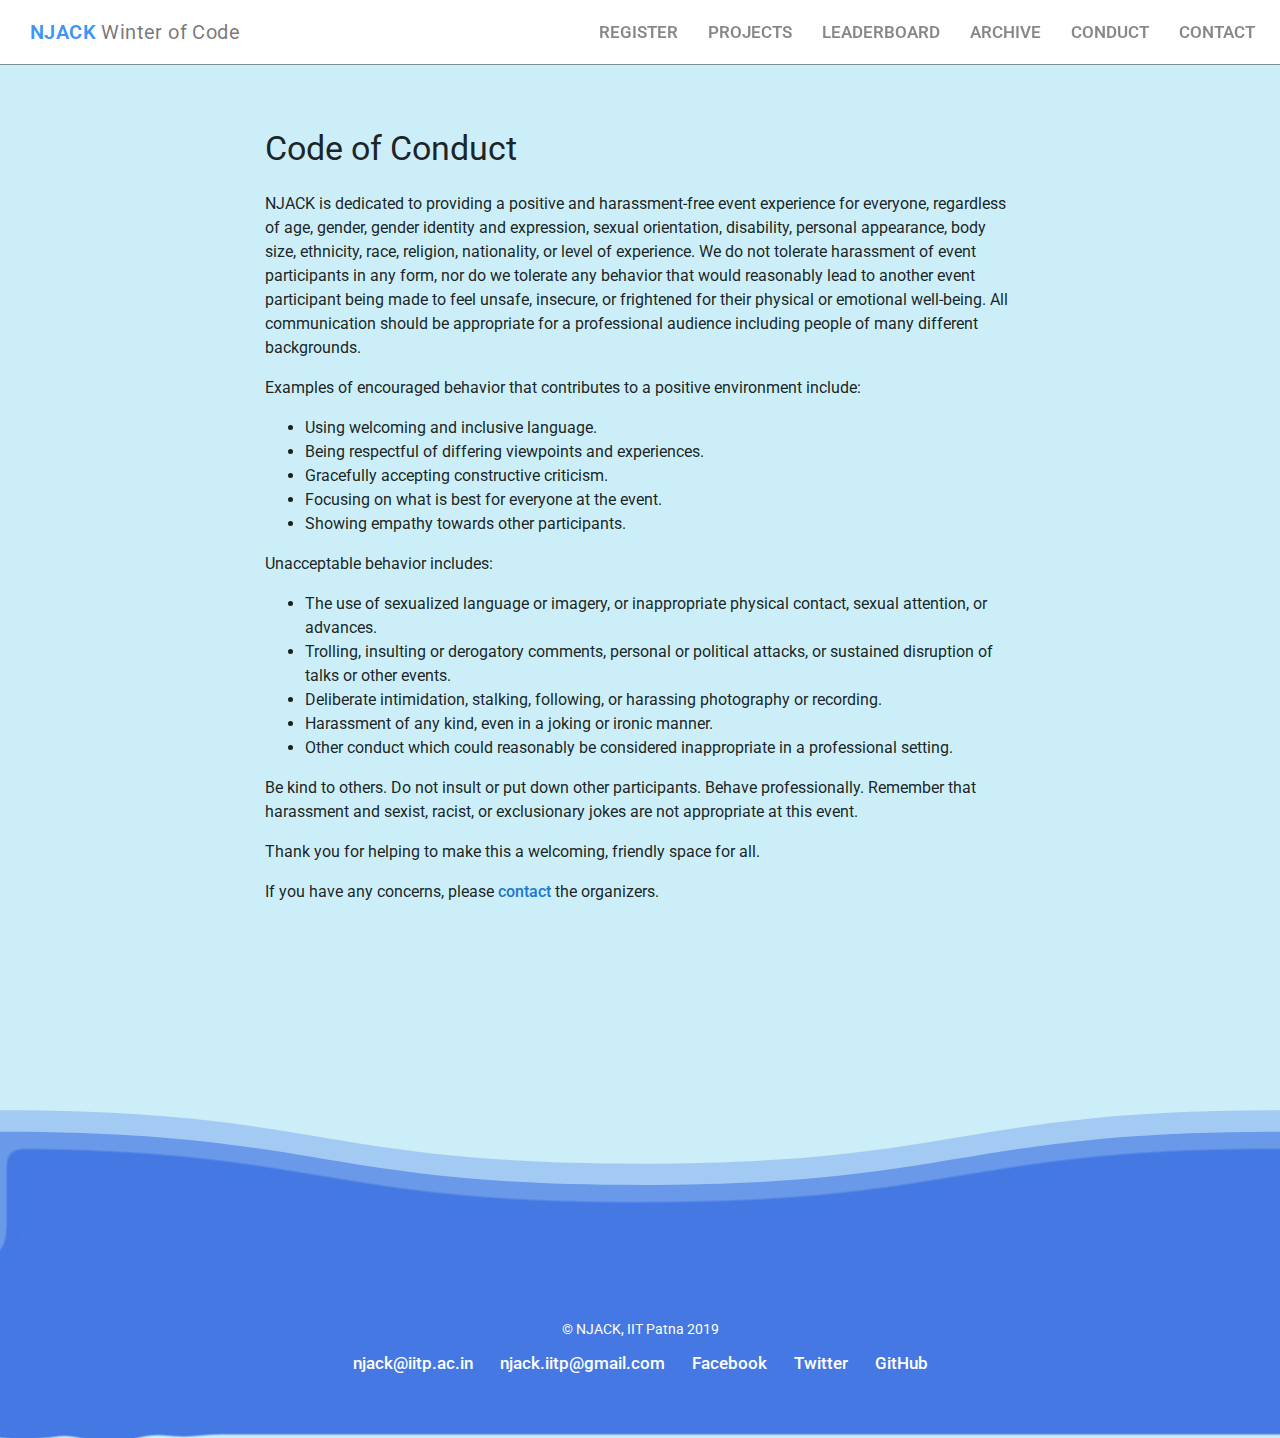
<file: codeofconduct.html>
<!DOCTYPE html>
<html lang="en">
<head>
    <!-- Global site tag (gtag.js) - Google Analytics -->
    <script async src="https://www.googletagmanager.com/gtag/js?id=UA-121199486-2"></script>
    <script>
        window.dataLayer = window.dataLayer || [];

        function gtag() {
            dataLayer.push(arguments);
        }

        gtag('js', new Date());

        gtag('config', 'UA-121199486-2');
    </script>

    <meta charset="utf-8">
    <meta content="width=device-width, initial-scale=1.0" name="viewport">
    <title>Code of Conduct | NJACK Winter of Code</title>

    <meta content="NWoC is a program that helps students understand the paradigm of Open Source contribution and gives them real world software development experience."
          name="description"/>
    <meta CONTENT="Njack,winter,code,nwoc,iit,iitp,patna,indian institute of technology" NAME="Keywords">
    <!-- Schema.org markup for Google+ -->
    <meta content="NJACK Winter of Code" itemprop="name">
    <meta content="NWoC is a program that helps students understand the paradigm of Open Source contribution and gives them real world software development experience."
          itemprop="description">
    <meta content="https://njackwinterofcode.github.io/nwocLogo.jpg" itemprop="image">

    <!-- Twitter Card data -->
    <meta content="summary_large_image" name="twitter:card">
    <meta content="@njackiitp" name="twitter:site">
    <meta content="NJACK Winter of Code" name="twitter:title">
    <meta content="NWoC is a program that helps students understand the paradigm of Open Source contribution and gives them real world software development experience."
          name="twitter:description">
    <meta content="@njackiitp" name="twitter:creator">
    <!-- Twitter summary card with large image must be at least 280x150px -->
    <meta content="https://njackwinterofcode.github.io/nwocLogo.jpg" name="twitter:image:src">

    <!-- Open Graph data -->
    <meta content="NJACK Winter of Code" property="og:title"/>
    <meta content="article" property="og:type"/>
    <meta content="https://njackwinterofcode.github.io/" property="og:url"/>
    <meta content="https://njackwinterofcode.github.io/nwocLogo.jpg" property="og:image"/>
    <meta content="NWoC is a program that helps students understand the paradigm of Open Source contribution and gives them real world software development experience."
          property="og:description"/>
    <meta content="NWoC" property="og:site_name"/>
    <meta content="2018-10-11T05:59:00+01:00" property="article:published_time"/>
    <meta content="2018-10-12T19:08:47+01:00" property="article:modified_time"/>
    <meta content="NJACK Winter of Code is an initiative by Open Source Department of NJACK, IIT Patna for the students, who have never participated in Free or Open Source Software (FOSS) development before, to get them involved during the winter vacations and break the ice of Open Source contributions."
          property="article:section"/>
    <meta content="NWoC" property="article:tag"/>

    <link href="/favicon.ico" rel="shortcut icon" type="image/x-icon">
    <link href="https://njackwinterofcode.github.io/codeofconduct.html" rel="canonical"/>
    <link href="https://fonts.googleapis.com/icon?family=Material+Icons|Roboto" rel="stylesheet">
    <link href="/materialjs/material.min.css" rel="stylesheet"/>
    <link href="style.css" rel="stylesheet"/>
    <script defer src="/materialjs/material.min.js"></script>
    <script src="https://ajax.googleapis.com/ajax/libs/jquery/3.3.1/jquery.min.js"></script>

    <script type="text/javascript">
        $(document).ready(function () {
            $('.nwoc-drawer-item').click(function () {
                $('.mdl-layout__drawer, .mdl-layout__obfuscator').removeClass('is-visible');
            });
        });
    </script>
</head>
<body>
<div class="mdl-layout mdl-js-layout mdl-layout--fixed-header mdl-layout--no-desktop-drawer-button">
    <header class="mdl-layout__header mdl-layout__header--scroll nwoc-header">
        <div class="mdl-layout__header-row">
            <a href="/" style="text-decoration:none;">
            <span class="mdl-layout-title nwoc-menu-title">
              <span class="nwoc-menu-njack">NJACK</span> Winter of Code
            </span>
            </a>
            <div class="mdl-layout-spacer"></div>
            <nav class="mdl-navigation mdl-layout--large-screen-only">
                <a class="mdl-navigation__link nwoc-menu-item" href="/#register">Register</a>
                <a class="mdl-navigation__link nwoc-menu-item" href="/projects.html">Projects</a>
                <a class="mdl-navigation__link nwoc-menu-item" href="/leaderboard.html">Leaderboard</a>
                <a class="mdl-navigation__link nwoc-menu-item" href="/archive.html">Archive</a>
                <a class="mdl-navigation__link nwoc-menu-item" href="/codeofconduct.html">Conduct</a>
                <a class="mdl-navigation__link nwoc-menu-item" href="/contact.html">Contact</a>
            </nav>
        </div>
    </header>

    <div class="mdl-layout__drawer nwoc-drawer">
        <div class="nwoc-close-button-div">
            <button class="mdl-button mdl-js-button nwoc-close-button nwoc-drawer-item">
                <i class="material-icons">close</i>
            </button>
        </div>
        <nav class="mdl-navigation">
            <a class="mdl-navigation__link nwoc-drawer-item" href="/#register">Register</a>
            <a class="mdl-navigation__link nwoc-drawer-item" href="/projects.html">Projects</a>
            <a class="mdl-navigation__link nwoc-drawer-item" href="/leaderboard.html">Leaderboard</a>
            <a class="mdl-navigation__link nwoc-drawer-item" href="/archive.html">Archive</a>
            <a class="mdl-navigation__link nwoc-drawer-item" href="/codeofconduct.html">Conduct</a>
            <a class="mdl-navigation__link nwoc-drawer-item" href="/contact.html">Contact</a>
        </nav>
    </div>

    <main class="mdl-layout__content">
        <!--
        <div class="nwoc-landing-header">
          <img class="nwoc-big-logo" src="images/nwoc-logo.png"/>
          <div class="nwoc-slogan">
            <p>NWoC helps new students understand the paradigm of Open Source contributions and
              give them real world development experience.
            </p>
          </div>
        </div>
        -->

        <div class="nwoc-content">
            <h3>Code of Conduct</h3>
            <p>NJACK is dedicated to providing a positive and harassment-free event experience for everyone, regardless
                of age, gender, gender identity and expression, sexual orientation, disability, personal appearance,
                body size, ethnicity, race, religion, nationality, or level of experience. We do not tolerate harassment
                of event participants in any form, nor do we tolerate any behavior that would reasonably lead to another
                event participant being made to feel unsafe, insecure, or frightened for their physical or emotional
                well-being. All communication should be appropriate for a professional audience including people of many
                different backgrounds.</p>

            <p>Examples of encouraged behavior that contributes to a positive environment include:</p>

            <ul style="font-size: 16px">
                <li>Using welcoming and inclusive language.</li>
                <li>Being respectful of differing viewpoints and experiences.</li>
                <li>Gracefully accepting constructive criticism.</li>
                <li>Focusing on what is best for everyone at the event.</li>
                <li>Showing empathy towards other participants.</li>
            </ul>

            <p>Unacceptable behavior includes:</p>

            <ul style="font-size: 16px">
                <li>The use of sexualized language or imagery, or inappropriate physical contact, sexual attention, or
                    advances.
                </li>
                <li>Trolling, insulting or derogatory comments, personal or political attacks, or sustained disruption
                    of talks or other events.
                </li>
                <li>Deliberate intimidation, stalking, following, or harassing photography or recording.</li>
                <li>Harassment of any kind, even in a joking or ironic manner.</li>
                <li>Other conduct which could reasonably be considered inappropriate in a professional setting.</li>
            </ul>

            <p>Be kind to others. Do not insult or put down other participants. Behave professionally. Remember that
                harassment and sexist, racist, or exclusionary jokes are not appropriate at this event.</p>

            <p>Thank you for helping to make this a welcoming, friendly space for all.</p>

            <p>If you have any concerns, please <a href="/contact.html">contact</a> the organizers.</p>
        </div>

        <footer>
            <svg viewBox="0 0 120 28">
                <defs>
                    <filter id="goo">
                        <feGaussianBlur in="SourceGraphic" result="blur" stdDeviation="1"/>
                        <feColorMatrix in="blur" mode="matrix" result="goo" values="
                       1 0 0 0 0
                       0 1 0 0 0
                       0 0 1 0 0
                       0 0 0 13 -9"/>
                        <xfeBlend in="SourceGraphic" in2="goo"/>
                    </filter>
                    <path d="M 0,10 C 30,10 30,15 60,15 90,15 90,10 120,10 150,10 150,15 180,15 210,15 210,10 240,10 v 28 h -240 z"
                          id="wave"/>
                </defs>

                <use class="wave" id="wave3" x="0" xlink:href="#wave" y="-2"></use>
                <use class="wave" id="wave2" x="0" xlink:href="#wave" y="0"></use>


                <g class="gooeff" filter="url(#goo)">
                    <circle class="drop drop1" cx="20" cy="2" r="8.8"/>
                    <circle class="drop drop2" cx="25" cy="2.5" r="7.5"/>
                    <circle class="drop drop3" cx="16" cy="2.8" r="9.2"/>
                    <circle class="drop drop4" cx="18" cy="2" r="8.8"/>
                    <circle class="drop drop5" cx="22" cy="2.5" r="7.5"/>
                    <circle class="drop drop6" cx="26" cy="2.8" r="9.2"/>
                    <circle class="drop drop1" cx="5" cy="4.4" r="8.8"/>
                    <circle class="drop drop2" cx="5" cy="4.1" r="7.5"/>
                    <circle class="drop drop3" cx="8" cy="3.8" r="9.2"/>
                    <circle class="drop drop4" cx="3" cy="4.4" r="8.8"/>
                    <circle class="drop drop5" cx="7" cy="4.1" r="7.5"/>
                    <circle class="drop drop6" cx="10" cy="4.3" r="9.2"/>

                    <circle class="drop drop1" cx="1.2" cy="5.4" r="8.8"/>
                    <circle class="drop drop2" cx="5.2" cy="5.1" r="7.5"/>
                    <circle class="drop drop3" cx="10.2" cy="5.3" r="9.2"/>
                    <circle class="drop drop4" cx="3.2" cy="5.4" r="8.8"/>
                    <circle class="drop drop5" cx="14.2" cy="5.1" r="7.5"/>
                    <circle class="drop drop6" cx="17.2" cy="4.8" r="9.2"/>
                    <use class="wave" id="wave1" x="0" xlink:href="#wave" y="1"/>
                </g>
                <!-- g mask="url(#xxx)">
                <path   id="wave1"  class="wave" d="M 0,10 C 30,10 30,15 60,15 90,15 90,10 120,10 150,10 150,15 180,15 210,15 210,10 240,10 v 28 h -240 z" />
                </g>
              </g -->

            </svg>
            <div class="footer-text2">
                <div>
                    © NJACK, IIT Patna 2019
                    <ul class="footer-contact">
                        <li><a href="mailto:njack@iitp.ac.in?subject=[NWoC]" target="_blank">njack@iitp.ac.in</a></li>
                        <li><a href="mailto:njack.iitp@gmail.com?subject=[NWoC]"
                               target="_blank">njack.iitp@gmail.com</a></li>
                        <li><a href="https://www.facebook.com/njack.iitp/" target="_blank">Facebook</a></li>
                        <li><a href="https://twitter.com/njackiitp" target="_blank">Twitter</a></li>
                        <li><a href="https://github.com/Njack-IITP/" target="_blank">GitHub</a></li>
                    </ul>
                </div>
            </div>
            <!-- <div>done with fun - by &copy;<a href="www.chaba.de">Uwe Chardon</a></div> -->
        </footer>

    </main>
</div>
</body>
</html>
</file>
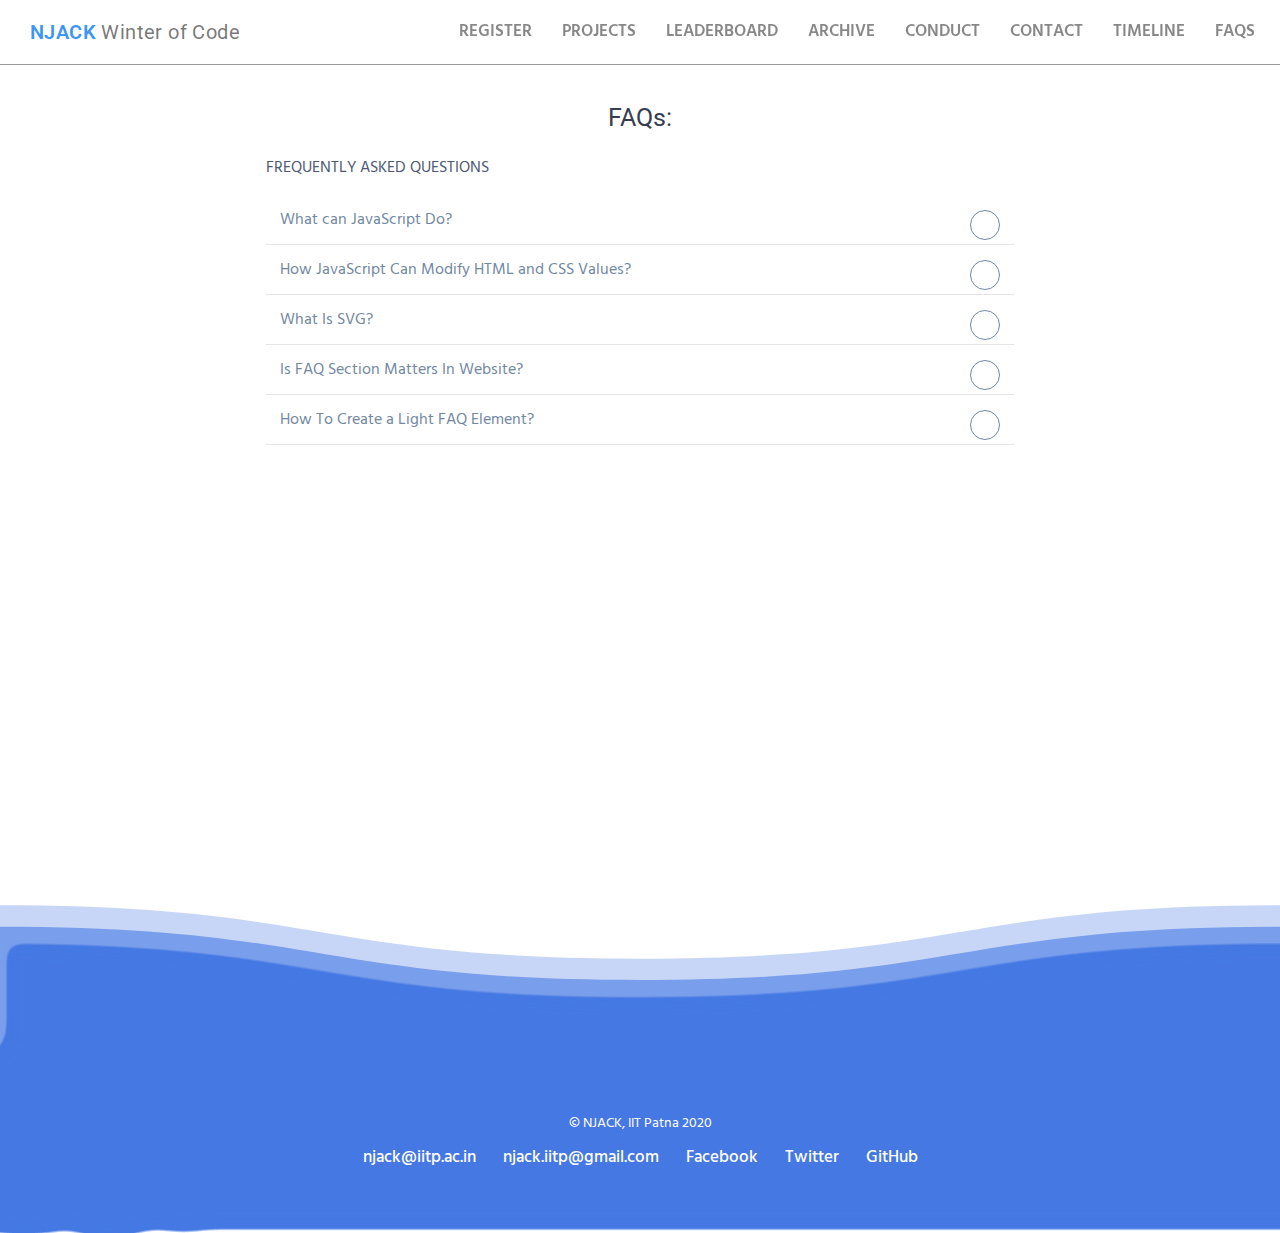
<file: faq.html>
<!DOCTYPE html>
<html lang="en">
  <head>
    <meta charset="utf-8">
    <meta name="viewport" content="width=device-width, initial-scale=1.0">
    <title>FAQ | NJACK Winter of Code</title>
    
    <meta name="description" content="NWoC is a program that helps students understand the paradigm of Open Source contribution and gives them real world software development experience." />
		<meta NAME="Keywords" CONTENT="Njack,winter,code,nwoc,iit,iitp,patna,indian institute of technology">
		<!-- Schema.org markup for Google+ -->
		<meta itemprop="name" content="NJACK Winter of Code">
		<meta itemprop="description" content="NWoC is a program that helps students understand the paradigm of Open Source contribution and gives them real world software development experience.">
		<meta itemprop="image" content="https://njackwinterofcode.github.io/nwocLogo.jpg">

		<!-- Twitter Card data -->
		<meta name="twitter:card" content="summary_large_image">
		<meta name="twitter:site" content="@njackiitp">
		<meta name="twitter:title" content="NJACK Winter of Code">
		<meta name="twitter:description" content="NWoC is a program that helps students understand the paradigm of Open Source contribution and gives them real world software development experience.">
		<meta name="twitter:creator" content="@njackiitp">
		<!-- Twitter summary card with large image must be at least 280x150px -->
		<meta name="twitter:image:src" content="https://njackwinterofcode.github.io/nwocLogo.jpg">
	
		<!-- Open Graph data -->
		<meta property="og:title" content="NJACK Winter of Code" />
		<meta property="og:type" content="article" />
		<meta property="og:url" content="https://njackwinterofcode.github.io/" />
		<meta property="og:image" content="https://njackwinterofcode.github.io/nwocLogo.jpg" />
		<meta property="og:description" content="NWoC is a program that helps students understand the paradigm of Open Source contribution and gives them real world software development experience." />
		<meta property="og:site_name" content="NWoC" />
		<meta property="article:published_time" content="2018-10-11T05:59:00+01:00" />
		<meta property="article:modified_time" content="2018-10-12T19:08:47+01:00" />
		<meta property="article:section" content="NJACK Winter of Code is an initiative by Open Source Department of NJACK, IIT Patna for the students, who have never participated in Free or Open Source Software (FOSS) development before, to get them involved during the winter vacations and break the ice of Open Source contributions." />
    <meta property="article:tag" content="NWoC" />

    <link rel="shortcut icon" type="image/x-icon" href="/favicon.ico">
    <link rel='stylesheet' href='https://code.ionicframework.com/ionicons/2.0.1/css/ionicons.min.css'>
    <link rel="canonical" href="https://njackwinterofcode.github.io/leaderboard.html"/>
    <link rel="stylesheet" href="https://fonts.googleapis.com/icon?family=Material+Icons|Roboto">
    <link rel="stylesheet" href="/materialjs/material.min.css" />
    <link rel="stylesheet" href="style.css" />
    <script defer src="/materialjs/material.min.js"></script>
    <script src="https://ajax.googleapis.com/ajax/libs/jquery/3.3.1/jquery.min.js"></script>

    <script type="text/javascript">
      $(document).ready(function() {
        $('.nwoc-drawer-item').click(function() {
          $( '.mdl-layout__drawer, .mdl-layout__obfuscator' ).removeClass( 'is-visible' );
        });
      });
    </script>
    <style>
@import url('https://fonts.googleapis.com/css?family=Hind:300,400');
*, *:before, *:after {
  -webkit-box-sizing: inherit;
  box-sizing: inherit;
}
html {
  -webkit-box-sizing: border-box;
  box-sizing: border-box;
}
body {
  margin: 0;
  padding: 0;
  font-family: 'Hind', sans-serif;
  background: #fff;
  color: #4d5974;
  display: -webkit-box;
  display: -webkit-flex;
  display: -ms-flexbox;
  display: flex;
  min-height: 100vh;
}
.container {
  margin: 0 auto;
  padding: 4rem;
  width: 48rem;
}
h3 {
  font-size: 1.75rem;
  color: #373d51;
  padding: 1.3rem;
  margin: 0;
}
.accordion a {
  position: relative;
  display: -webkit-box;
  display: -webkit-flex;
  display: -ms-flexbox;
  display: flex;
  -webkit-box-orient: vertical;
  -webkit-box-direction: normal;
  -webkit-flex-direction: column;
  -ms-flex-direction: column;
  flex-direction: column;
  width: 100%;
  padding: 1rem 3rem 1rem 1rem;
  color: #7288a2;
  font-size: 1.15rem;
  font-weight: 400;
  border-bottom: 1px solid #e5e5e5;
}
.accordion a:hover,
.accordion a:hover::after {
  cursor: pointer;
  color: #ff5353;
}
.accordion a:hover::after {
  border: 1px solid #ff5353;
}
.accordion a.active {
  color: #ff5353;
  border-bottom: 1px solid #ff5353;
}
.accordion a::after {
  font-family: 'Ionicons';
  content: '\f218';
  position: absolute;
  float: right;
  right: 1rem;
  font-size: 1rem;
  color: #7288a2;
  padding: 5px;
  width: 30px;
  height: 30px;
  -webkit-border-radius: 50%;
  -moz-border-radius: 50%;
  border-radius: 50%;
  border: 1px solid #7288a2;
  text-align: center;
}
.accordion a.active::after {
  font-family: 'Ionicons';
  content: '\f209';
  color: #ff5353;
  border: 1px solid #ff5353;
}
.accordion .content {
  opacity: 0;
  padding: 0 1rem;
  max-height: 0;
  border-bottom: 1px solid #e5e5e5;
  overflow: hidden;
  clear: both;
  -webkit-transition: all 0.2s ease 0.15s;
  -o-transition: all 0.2s ease 0.15s;
  transition: all 0.2s ease 0.15s;
}
.accordion .content p {
  font-size: 1rem;
  font-weight: 300;
}
.accordion .content.active {
  opacity: 1;
  padding: 1rem;
  max-height: 100%;
  -webkit-transition: all 0.35s ease 0.15s;
  -o-transition: all 0.35s ease 0.15s;
  transition: all 0.35s ease 0.15s;
}
</style>
  </head>
  <body>
    <div class="mdl-layout mdl-js-layout mdl-layout--fixed-header mdl-layout--no-desktop-drawer-button">
      <header class="mdl-layout__header mdl-layout__header--scroll nwoc-header">
        <div class="mdl-layout__header-row">
          <a href="/" style="text-decoration:none;">
            <span class="mdl-layout-title nwoc-menu-title">
              <span class="nwoc-menu-njack">NJACK</span> Winter of Code
            </span>
          </a>
          <div class="mdl-layout-spacer"></div>
          <nav class="mdl-navigation mdl-layout--large-screen-only">
            <a class="mdl-navigation__link nwoc-menu-item" href="/#register">Register</a>
            <a class="mdl-navigation__link nwoc-menu-item" href="/projects.html">Projects</a>
            <a class="mdl-navigation__link nwoc-menu-item" href="/leaderboard.html">Leaderboard</a>
            <a class="mdl-navigation__link nwoc-menu-item" href="/archive.html">Archive</a>
            <a class="mdl-navigation__link nwoc-menu-item" href="/codeofconduct.html">Conduct</a>
            <a class="mdl-navigation__link nwoc-menu-item" href="/contact.html">Contact</a>
            <a class="mdl-navigation__link nwoc-menu-item" href="/timeline.html">Timeline</a>
            <a class="mdl-navigation__link nwoc-menu-item" href="/faq.html">FAQs</a>
          </nav>
        </div>
      </header>

      <div class="mdl-layout__drawer nwoc-drawer">
        <div class="nwoc-close-button-div">
          <button class="mdl-button mdl-js-button nwoc-close-button nwoc-drawer-item">
            <i class="material-icons">close</i>
          </button>
        </div>
        <nav class="mdl-navigation">
          <a class="mdl-navigation__link nwoc-drawer-item" href="/#register">Register</a>
          <a class="mdl-navigation__link nwoc-drawer-item" href="/projects.html">Projects</a>
          <a class="mdl-navigation__link nwoc-drawer-item" href="/leaderboard.html">Leaderboard</a>
          <a class="mdl-navigation__link nwoc-drawer-item" href="/archive.html">Archive</a>
          <a class="mdl-navigation__link nwoc-drawer-item" href="/codeofconduct.html">Conduct</a>
          <a class="mdl-navigation__link nwoc-drawer-item" href="/contact.html">Contact</a>
          <a class="mdl-navigation__link nwoc-menu-item" href="/timeline.html">Timeline</a>
          <a class="mdl-navigation__link nwoc-menu-item" href="/faq.html">Faqs</a>
        </nav>
      </div>

      <main class="mdl-layout__content">
        <div class="nwoc-content" style="min-height:calc(100vh - 235px);">
          <h3 style="text-align: center;">FAQs:</h3>
          <div id="leader-div" style='overflow-x:auto'>
            <p>FREQUENTLY ASKED QUESTIONS</p>
          </div>
          <div class="accordion">
            <div class="accordion-item">
              <a>What can JavaScript Do?</a>
              <div class="content">
                <p>Lorem ipsum dolor sit amet, consectetur adipiscing elit, sed do eiusmod tempor incididunt ut labore et dolore magna aliqua. Elementum sagittis vitae et leo duis ut. Ut tortor pretium viverra suspendisse potenti.</p>
              </div>
            </div>
            <div class="accordion-item">
              <a>How JavaScript Can Modify HTML and CSS Values?</a>
              <div class="content">
                <p>Lorem ipsum dolor sit amet, consectetur adipiscing elit, sed do eiusmod tempor incididunt ut labore et dolore magna aliqua. Elementum sagittis vitae et leo duis ut. Ut tortor pretium viverra suspendisse potenti.</p>
              </div>
            </div>
            <div class="accordion-item">
              <a>What Is SVG?</a>
              <div class="content">
                <p>Lorem ipsum dolor sit amet, consectetur adipiscing elit, sed do eiusmod tempor incididunt ut labore et dolore magna aliqua. Elementum sagittis vitae et leo duis ut. Ut tortor pretium viverra suspendisse potenti.</p>
              </div>
            </div>
            <div class="accordion-item">
              <a>Is FAQ Section Matters In Website?</a>
              <div class="content">
                <p>Lorem ipsum dolor sit amet, consectetur adipiscing elit, sed do eiusmod tempor incididunt ut labore et dolore magna aliqua. Elementum sagittis vitae et leo duis ut. Ut tortor pretium viverra suspendisse potenti.</p>
              </div>
            </div>
            <div class="accordion-item">
              <a>How To Create a Light FAQ Element?</a>
              <div class="content">
                <p>Lorem ipsum dolor sit amet, consectetur adipiscing elit, sed do eiusmod tempor incididunt ut labore et dolore magna aliqua. Elementum sagittis vitae et leo duis ut. Ut tortor pretium viverra suspendisse potenti.</p>
              </div>
            </div>
          </div>
         
<script>
    // Code By Webdevtrick ( https://webdevtrick.com )
const items = document.querySelectorAll(".accordion a");

function toggleAccordion(){
  this.classList.toggle('active');
  this.nextElementSibling.classList.toggle('active');
}

items.forEach(item => item.addEventListener('click', toggleAccordion));
    </script>
    
        </div>
        <footer>
            <svg viewBox="0 0 120 28">
             <defs> 
                <filter id="goo">
                  <feGaussianBlur in="SourceGraphic" stdDeviation="1" result="blur" />
                  <feColorMatrix in="blur" mode="matrix" values="
                       1 0 0 0 0  
                       0 1 0 0 0  
                       0 0 1 0 0  
                       0 0 0 13 -9" result="goo" />
                  <xfeBlend in="SourceGraphic" in2="goo" />
                </filter>
                 <path id="wave" d="M 0,10 C 30,10 30,15 60,15 90,15 90,10 120,10 150,10 150,15 180,15 210,15 210,10 240,10 v 28 h -240 z" />
              </defs> 
            
               <use id="wave3" class="wave" xlink:href="#wave" x="0" y="-2" ></use> 
               <use id="wave2" class="wave" xlink:href="#wave" x="0" y="0" ></use>
             
             
              <g class="gooeff" filter="url(#goo)">
              <circle class="drop drop1" cx="20" cy="2" r="8.8"  />
              <circle class="drop drop2" cx="25" cy="2.5" r="7.5"  />
              <circle class="drop drop3" cx="16" cy="2.8" r="9.2"  />
              <circle class="drop drop4" cx="18" cy="2" r="8.8"  />
              <circle class="drop drop5" cx="22" cy="2.5" r="7.5"  />
              <circle class="drop drop6" cx="26" cy="2.8" r="9.2"  />
              <circle class="drop drop1" cx="5" cy="4.4" r="8.8"  />
              <circle class="drop drop2" cx="5" cy="4.1" r="7.5"  />
              <circle class="drop drop3" cx="8" cy="3.8" r="9.2"  />
              <circle class="drop drop4" cx="3" cy="4.4" r="8.8"  />
              <circle class="drop drop5" cx="7" cy="4.1" r="7.5"  />
              <circle class="drop drop6" cx="10" cy="4.3" r="9.2"  />
              
              <circle class="drop drop1" cx="1.2" cy="5.4" r="8.8"  />
              <circle class="drop drop2" cx="5.2" cy="5.1" r="7.5"  />
              <circle class="drop drop3" cx="10.2" cy="5.3" r="9.2"  />
                <circle class="drop drop4" cx="3.2" cy="5.4" r="8.8"  />
              <circle class="drop drop5" cx="14.2" cy="5.1" r="7.5"  />
              <circle class="drop drop6" cx="17.2" cy="4.8" r="9.2"  />
              <use id="wave1" class="wave" xlink:href="#wave" x="0" y="1" />
             </g>  
                <!-- g mask="url(#xxx)">
                <path   id="wave1"  class="wave" d="M 0,10 C 30,10 30,15 60,15 90,15 90,10 120,10 150,10 150,15 180,15 210,15 210,10 240,10 v 28 h -240 z" />
                </g>
              </g -->
            
            </svg>
            <div class = "footer-text2">
              <div>
              © NJACK, IIT Patna 2020
              <ul class="footer-contact">
                  <li><a href="mailto:njack@iitp.ac.in?subject=[NWoC]" target="_blank">njack@iitp.ac.in</a></li>
                  <li><a href="mailto:njack.iitp@gmail.com?subject=[NWoC]" target="_blank">njack.iitp@gmail.com</a></li>
                <li><a href="https://www.facebook.com/njack.iitp/" target="_blank">Facebook</a></li>
                <li><a href="https://twitter.com/njackiitp" target="_blank">Twitter</a></li>
                <li><a href="https://github.com/Njack-IITP/" target="_blank">GitHub</a></li>
              </ul>
            </div>
          </div>
              <!-- <div>done with fun - by &copy;<a href="www.chaba.de">Uwe Chardon</a></div> -->
          </footer>
        <!-- <footer class="mdl-mini-footer">
          <div class="nwoc-footer">
            <div class="mdl-mini-footer__left-section">
              <div class="mdl-logo">© NJACK 2018</div>
              <ul class="mdl-mini-footer__link-list">
                <li><a href="mailto:njack.iitp@gmail.com?subject=[NWOC]" target="_blank">Email</a></li>
                <li><a href="https://www.facebook.com/njack.iitp/" target="_blank">Facebook</a></li>
                <li><a href="https://twitter.com/njackiitp" target="_blank">Twitter</a></li>
                <li><a href="https://github.com/Njack-IITP/" target="_blank">GitHub</a></li>
              </ul>
            </div>
          </div>
        </footer> -->
        
      </main>
    </div>
  </body>
</html>
</file>
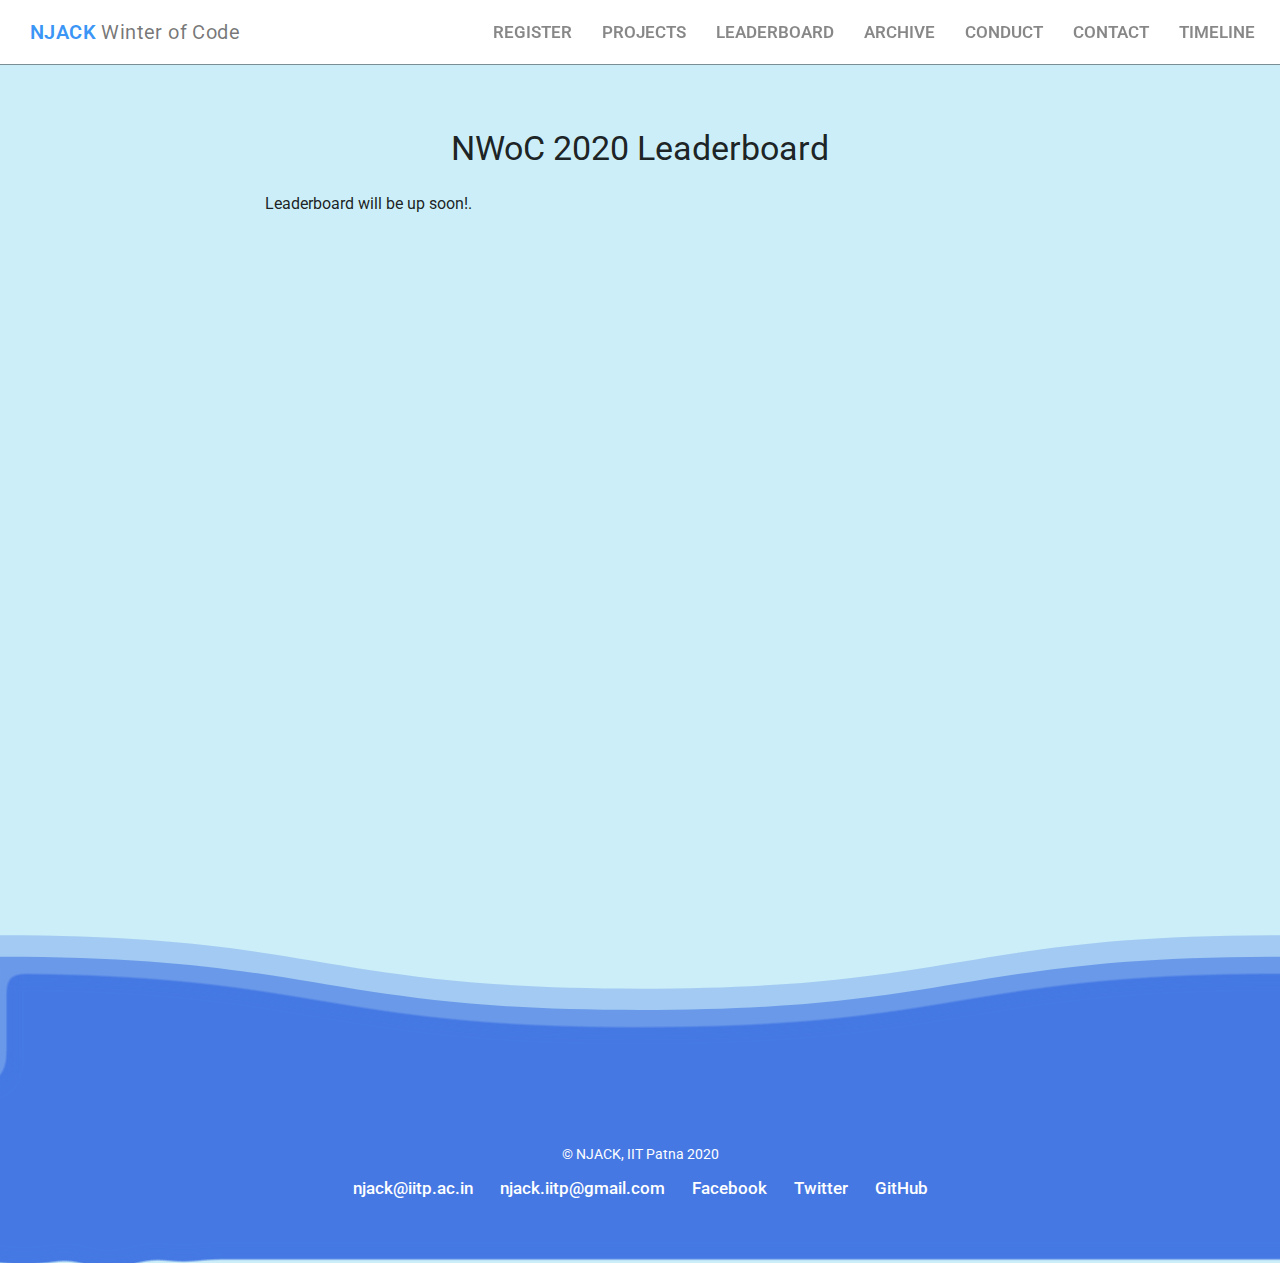
<file: leaderboard.html>
<!DOCTYPE html>
<html lang="en">
  <head>
    <meta charset="utf-8">
    <meta name="viewport" content="width=device-width, initial-scale=1.0">
    <title>Leaderboard | NJACK Winter of Code</title>
    
    <meta name="description" content="NWoC is a program that helps students understand the paradigm of Open Source contribution and gives them real world software development experience." />
		<meta NAME="Keywords" CONTENT="Njack,winter,code,nwoc,iit,iitp,patna,indian institute of technology">
		<!-- Schema.org markup for Google+ -->
		<meta itemprop="name" content="NJACK Winter of Code">
		<meta itemprop="description" content="NWoC is a program that helps students understand the paradigm of Open Source contribution and gives them real world software development experience.">
		<meta itemprop="image" content="https://njackwinterofcode.github.io/nwocLogo.jpg">

		<!-- Twitter Card data -->
		<meta name="twitter:card" content="summary_large_image">
		<meta name="twitter:site" content="@njackiitp">
		<meta name="twitter:title" content="NJACK Winter of Code">
		<meta name="twitter:description" content="NWoC is a program that helps students understand the paradigm of Open Source contribution and gives them real world software development experience.">
		<meta name="twitter:creator" content="@njackiitp">
		<!-- Twitter summary card with large image must be at least 280x150px -->
		<meta name="twitter:image:src" content="https://njackwinterofcode.github.io/nwocLogo.jpg">
	
		<!-- Open Graph data -->
		<meta property="og:title" content="NJACK Winter of Code" />
		<meta property="og:type" content="article" />
		<meta property="og:url" content="https://njackwinterofcode.github.io/" />
		<meta property="og:image" content="https://njackwinterofcode.github.io/nwocLogo.jpg" />
		<meta property="og:description" content="NWoC is a program that helps students understand the paradigm of Open Source contribution and gives them real world software development experience." />
		<meta property="og:site_name" content="NWoC" />
		<meta property="article:published_time" content="2018-10-11T05:59:00+01:00" />
		<meta property="article:modified_time" content="2018-10-12T19:08:47+01:00" />
		<meta property="article:section" content="NJACK Winter of Code is an initiative by Open Source Department of NJACK, IIT Patna for the students, who have never participated in Free or Open Source Software (FOSS) development before, to get them involved during the winter vacations and break the ice of Open Source contributions." />
    <meta property="article:tag" content="NWoC" />

    <link rel="shortcut icon" type="image/x-icon" href="/favicon.ico">
    <link rel="canonical" href="https://njackwinterofcode.github.io/leaderboard.html"/>
    <link rel="stylesheet" href="https://fonts.googleapis.com/icon?family=Material+Icons|Roboto">
    <link rel="stylesheet" href="/materialjs/material.min.css" />
    <link rel="stylesheet" href="style.css" />
    <script defer src="/materialjs/material.min.js"></script>
    <script src="https://ajax.googleapis.com/ajax/libs/jquery/3.3.1/jquery.min.js"></script>

    <script type="text/javascript">
      $(document).ready(function() {
        $('.nwoc-drawer-item').click(function() {
          $( '.mdl-layout__drawer, .mdl-layout__obfuscator' ).removeClass( 'is-visible' );
        });
      });
    </script>
  </head>
  <body>
    <div class="mdl-layout mdl-js-layout mdl-layout--fixed-header mdl-layout--no-desktop-drawer-button">
      <header class="mdl-layout__header mdl-layout__header--scroll nwoc-header">
        <div class="mdl-layout__header-row">
          <a href="/" style="text-decoration:none;">
            <span class="mdl-layout-title nwoc-menu-title">
              <span class="nwoc-menu-njack">NJACK</span> Winter of Code
            </span>
          </a>
          <div class="mdl-layout-spacer"></div>
          <nav class="mdl-navigation mdl-layout--large-screen-only">
            <a class="mdl-navigation__link nwoc-menu-item" href="/#register">Register</a>
            <a class="mdl-navigation__link nwoc-menu-item" href="/projects.html">Projects</a>
            <a class="mdl-navigation__link nwoc-menu-item" href="/leaderboard.html">Leaderboard</a>
            <a class="mdl-navigation__link nwoc-menu-item" href="/archive.html">Archive</a>
            <a class="mdl-navigation__link nwoc-menu-item" href="/codeofconduct.html">Conduct</a>
            <a class="mdl-navigation__link nwoc-menu-item" href="/contact.html">Contact</a>
            <a class="mdl-navigation__link nwoc-menu-item" href="/timeline.html">Timeline</a>
          </nav>
        </div>
      </header>

      <div class="mdl-layout__drawer nwoc-drawer">
        <div class="nwoc-close-button-div">
          <button class="mdl-button mdl-js-button nwoc-close-button nwoc-drawer-item">
            <i class="material-icons">close</i>
          </button>
        </div>
        <nav class="mdl-navigation">
          <a class="mdl-navigation__link nwoc-drawer-item" href="/#register">Register</a>
          <a class="mdl-navigation__link nwoc-drawer-item" href="/projects.html">Projects</a>
          <a class="mdl-navigation__link nwoc-drawer-item" href="/leaderboard.html">Leaderboard</a>
          <a class="mdl-navigation__link nwoc-drawer-item" href="/archive.html">Archive</a>
          <a class="mdl-navigation__link nwoc-drawer-item" href="/codeofconduct.html">Conduct</a>
          <a class="mdl-navigation__link nwoc-drawer-item" href="/contact.html">Contact</a>
          <a class="mdl-navigation__link nwoc-menu-item" href="/timeline.html">Timeline</a>
        </nav>
      </div>

      <main class="mdl-layout__content">
        <div class="nwoc-content" style="min-height:calc(100vh - 235px);">
          <h3 style="text-align: center;">NWoC 2020 Leaderboard</h3>
          <div id="leader-div" style='overflow-x:auto'>
            <p>Leaderboard loading...</p>
          </div>
          <script type="text/javascript">
              $.ajax({
                url: 'https://docs.google.com/spreadsheets/d/e/2PACX-1vSD6wb5j6F4uP3Qz3Z5jKeXAvSxdxphc6T9r_IurCzOBWX7lzZ1AtFNRYILB__dOnosSlE9elUMPF75/pub?gid=0&single=true&output=csv',            
		            success: maketable,
                error: function() {$('#leader-div').html('<p>Leaderboard will be up soon!.</p>');}
              });

              function maketable(data) {
                var rows = data.split(/\r?\n|\r/);
                if (rows.length <= 1) {
                  $('#leader-div').html('<p>Problem observed while creating table.</p>');
                  return;
                } 
                var table = '<table class=\'leaderboard\'><thead><th>Position</th><th class=\'handle\'>GitHub Handle</th><th>Score</th></thead><tbody>';
                var sortedData=[];
                for(var i = 0; i<rows.length ; i++) {
                  var cells = rows[i].split(',');
                  if (cells.length != 2) {
                    $('#leader-div').html('<p>Data could not be parsed.</p>');
                    console.log("Offending cell length segment: ", cells.length);
                    console.log("data for offending segment: ", cells[1]);
                    return;
                  }
                  console.log("cells length:", cells.length);
                  console.log("data",cells[1]);
                  sortedData.push({score: parseInt(cells[1].trim()), username: cells[0]});
                }
                sortedData = sortedData.sort((a, b) => {
                  return b.score-a.score;
                });
                let pos=1;
                for(var i = 0; i<sortedData.length ; i++) {
                  if(i>0){
                    if(sortedData[i].score<sortedData[i-1].score){
                      pos++;
                    }
                  }
                  table += '<tr>';
                  table += '<td>'+pos+'</td>';
                  table += '<td class=\'handle\'><a href=\'https://github.com/'+sortedData[i].username+'\' target=\'_blank\'>'+sortedData[i].username+'</a></td>';
                  table += '<td>'+sortedData[i].score+'</td>';
                  table += '</tr>';
                }
                table += '</tbody>';
                table += '</table>';
                table += '</div>';
                $('#leader-div').html(table);
              }
          </script>
        </div>
        <footer>
            <svg viewBox="0 0 120 28">
             <defs> 
                <filter id="goo">
                  <feGaussianBlur in="SourceGraphic" stdDeviation="1" result="blur" />
                  <feColorMatrix in="blur" mode="matrix" values="
                       1 0 0 0 0  
                       0 1 0 0 0  
                       0 0 1 0 0  
                       0 0 0 13 -9" result="goo" />
                  <xfeBlend in="SourceGraphic" in2="goo" />
                </filter>
                 <path id="wave" d="M 0,10 C 30,10 30,15 60,15 90,15 90,10 120,10 150,10 150,15 180,15 210,15 210,10 240,10 v 28 h -240 z" />
              </defs> 
            
               <use id="wave3" class="wave" xlink:href="#wave" x="0" y="-2" ></use> 
               <use id="wave2" class="wave" xlink:href="#wave" x="0" y="0" ></use>
             
             
              <g class="gooeff" filter="url(#goo)">
              <circle class="drop drop1" cx="20" cy="2" r="8.8"  />
              <circle class="drop drop2" cx="25" cy="2.5" r="7.5"  />
              <circle class="drop drop3" cx="16" cy="2.8" r="9.2"  />
              <circle class="drop drop4" cx="18" cy="2" r="8.8"  />
              <circle class="drop drop5" cx="22" cy="2.5" r="7.5"  />
              <circle class="drop drop6" cx="26" cy="2.8" r="9.2"  />
              <circle class="drop drop1" cx="5" cy="4.4" r="8.8"  />
              <circle class="drop drop2" cx="5" cy="4.1" r="7.5"  />
              <circle class="drop drop3" cx="8" cy="3.8" r="9.2"  />
              <circle class="drop drop4" cx="3" cy="4.4" r="8.8"  />
              <circle class="drop drop5" cx="7" cy="4.1" r="7.5"  />
              <circle class="drop drop6" cx="10" cy="4.3" r="9.2"  />
              
              <circle class="drop drop1" cx="1.2" cy="5.4" r="8.8"  />
              <circle class="drop drop2" cx="5.2" cy="5.1" r="7.5"  />
              <circle class="drop drop3" cx="10.2" cy="5.3" r="9.2"  />
                <circle class="drop drop4" cx="3.2" cy="5.4" r="8.8"  />
              <circle class="drop drop5" cx="14.2" cy="5.1" r="7.5"  />
              <circle class="drop drop6" cx="17.2" cy="4.8" r="9.2"  />
              <use id="wave1" class="wave" xlink:href="#wave" x="0" y="1" />
             </g>  
                <!-- g mask="url(#xxx)">
                <path   id="wave1"  class="wave" d="M 0,10 C 30,10 30,15 60,15 90,15 90,10 120,10 150,10 150,15 180,15 210,15 210,10 240,10 v 28 h -240 z" />
                </g>
              </g -->
            
            </svg>
            <div class = "footer-text2">
              <div>
              © NJACK, IIT Patna 2020
              <ul class="footer-contact">
                  <li><a href="mailto:njack@iitp.ac.in?subject=[NWoC]" target="_blank">njack@iitp.ac.in</a></li>
                  <li><a href="mailto:njack.iitp@gmail.com?subject=[NWoC]" target="_blank">njack.iitp@gmail.com</a></li>
                <li><a href="https://www.facebook.com/njack.iitp/" target="_blank">Facebook</a></li>
                <li><a href="https://twitter.com/njackiitp" target="_blank">Twitter</a></li>
                <li><a href="https://github.com/Njack-IITP/" target="_blank">GitHub</a></li>
              </ul>
            </div>
          </div>
              <!-- <div>done with fun - by &copy;<a href="www.chaba.de">Uwe Chardon</a></div> -->
          </footer>
        <!-- <footer class="mdl-mini-footer">
          <div class="nwoc-footer">
            <div class="mdl-mini-footer__left-section">
              <div class="mdl-logo">© NJACK 2018</div>
              <ul class="mdl-mini-footer__link-list">
                <li><a href="mailto:njack.iitp@gmail.com?subject=[NWOC]" target="_blank">Email</a></li>
                <li><a href="https://www.facebook.com/njack.iitp/" target="_blank">Facebook</a></li>
                <li><a href="https://twitter.com/njackiitp" target="_blank">Twitter</a></li>
                <li><a href="https://github.com/Njack-IITP/" target="_blank">GitHub</a></li>
              </ul>
            </div>
          </div>
        </footer> -->
        
      </main>
    </div>
  </body>
</html>
</file>
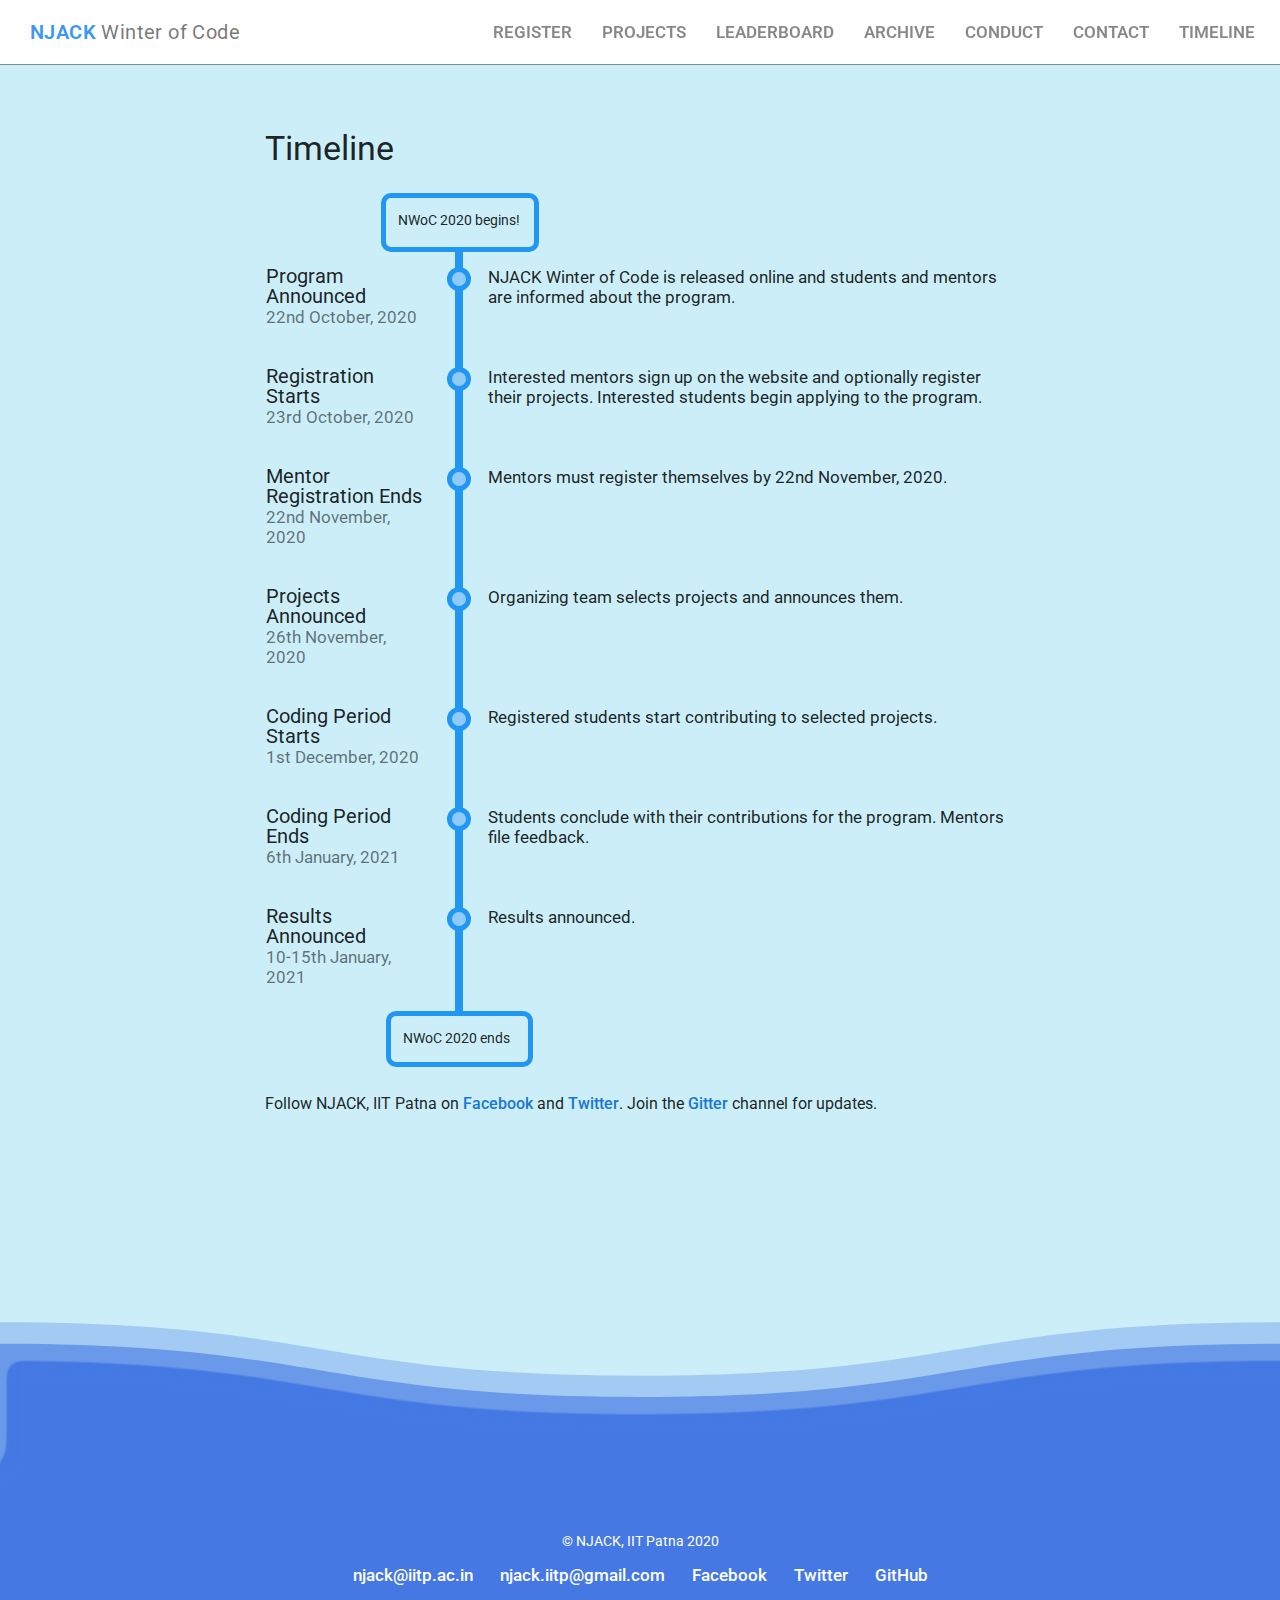
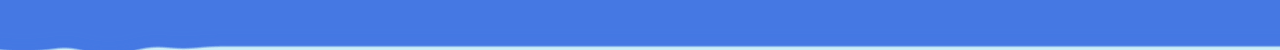
<file: timeline.html>
<!DOCTYPE html>
<html lang="en">
  <head>
    <!-- Global site tag (gtag.js) - Google Analytics -->
    <script async src="https://www.googletagmanager.com/gtag/js?id=UA-121199486-2"></script>
    <script>
      window.dataLayer = window.dataLayer || [];
      function gtag(){dataLayer.push(arguments);}
      gtag('js', new Date());

      gtag('config', 'UA-121199486-2');
    </script>

    <meta charset="utf-8">
    <meta name="viewport" content="width=device-width, initial-scale=1.0">
    <title>Timeline | NJACK Winter of Code</title>
    
    <meta name="description" content="NWoC is a program that helps students understand the paradigm of Open Source contribution and gives them real world software development experience." />
		<meta NAME="Keywords" CONTENT="Njack,winter,code,nwoc,iit,iitp,patna,indian institute of technology">
		<!-- Schema.org markup for Google+ -->
		<meta itemprop="name" content="NJACK Winter of Code">
		<meta itemprop="description" content="NWoC is a program that helps students understand the paradigm of Open Source contribution and gives them real world software development experience.">
		<meta itemprop="image" content="https://njackwinterofcode.github.io/nwocLogo.jpg">

		<!-- Twitter Card data -->
		<meta name="twitter:card" content="summary_large_image">
		<meta name="twitter:site" content="@njackiitp">
		<meta name="twitter:title" content="NJACK Winter of Code">
		<meta name="twitter:description" content="NWoC is a program that helps students understand the paradigm of Open Source contribution and gives them real world software development experience.">
		<meta name="twitter:creator" content="@njackiitp">
		<!-- Twitter summary card with large image must be at least 280x150px -->
		<meta name="twitter:image:src" content="https://njackwinterofcode.github.io/nwocLogo.jpg">
	
		<!-- Open Graph data -->
		<meta property="og:title" content="NJACK Winter of Code" />
		<meta property="og:type" content="article" />
		<meta property="og:url" content="https://njackwinterofcode.github.io/" />
		<meta property="og:image" content="https://njackwinterofcode.github.io/nwocLogo.jpg" />
		<meta property="og:description" content="NWoC is a program that helps students understand the paradigm of Open Source contribution and gives them real world software development experience." />
		<meta property="og:site_name" content="NWoC" />
		<meta property="article:published_time" content="2018-10-11T05:59:00+01:00" />
		<meta property="article:modified_time" content="2018-10-12T19:08:47+01:00" />
		<meta property="article:section" content="NJACK Winter of Code is an initiative by Open Source Department of NJACK, IIT Patna for the students, who have never participated in Free or Open Source Software (FOSS) development before, to get them involved during the winter vacations and break the ice of Open Source contributions." />
    <meta property="article:tag" content="NWoC" />

    <link rel="shortcut icon" type="image/x-icon" href="/favicon.ico">
    <link rel="canonical" href="https://njackwinterofcode.github.io/contact.html"/>
    <link rel="stylesheet" href="https://fonts.googleapis.com/icon?family=Material+Icons|Roboto">
    <link rel="stylesheet" href="/materialjs/material.min.css" />
    <link rel="stylesheet" href="style.css" />
    <script defer src="/materialjs/material.min.js"></script>
    <script src="https://ajax.googleapis.com/ajax/libs/jquery/3.3.1/jquery.min.js"></script>

    <script type="text/javascript">
      $(document).ready(function() {
        $('.nwoc-drawer-item').click(function() {
          $( '.mdl-layout__drawer, .mdl-layout__obfuscator' ).removeClass( 'is-visible' );
        });
      });
    </script>
  </head>
  <body>
    <div class="mdl-layout mdl-js-layout mdl-layout--fixed-header mdl-layout--no-desktop-drawer-button">
      <header class="mdl-layout__header mdl-layout__header--scroll nwoc-header">
        <div class="mdl-layout__header-row">
          <a href="/" style="text-decoration:none;">
            <span class="mdl-layout-title nwoc-menu-title">
              <span class="nwoc-menu-njack">NJACK</span> Winter of Code
            </span>
          </a>
          <div class="mdl-layout-spacer"></div>
          <nav class="mdl-navigation mdl-layout--large-screen-only">
            <a class="mdl-navigation__link nwoc-menu-item" href="/#register">Register</a>
            <a class="mdl-navigation__link nwoc-menu-item" href="/projects.html">Projects</a>
            <a class="mdl-navigation__link nwoc-menu-item" href="/leaderboard.html">Leaderboard</a>
            <a class="mdl-navigation__link nwoc-menu-item" href="/archive.html">Archive</a>
            <a class="mdl-navigation__link nwoc-menu-item" href="/codeofconduct.html">Conduct</a>
            <a class="mdl-navigation__link nwoc-menu-item" href="/contact.html">Contact</a>
            <a class="mdl-navigation__link nwoc-menu-item" href="/timeline.html">Timeline</a>
          </nav>
        </div>
      </header>

      <div class="mdl-layout__drawer nwoc-drawer">
        <div class="nwoc-close-button-div">
          <button class="mdl-button mdl-js-button nwoc-close-button nwoc-drawer-item">
            <i class="material-icons">close</i>
          </button>
        </div>
        <nav class="mdl-navigation">
          <a class="mdl-navigation__link nwoc-drawer-item" href="/#register">Register</a>
          <a class="mdl-navigation__link nwoc-drawer-item" href="/projects.html">Projects</a>
          <a class="mdl-navigation__link nwoc-drawer-item" href="/leaderboard.html">Leaderboard</a>
          <a class="mdl-navigation__link nwoc-drawer-item" href="/archive.html">Archive</a>
          <a class="mdl-navigation__link nwoc-drawer-item" href="/codeofconduct.html">Conduct</a>
          <a class="mdl-navigation__link nwoc-drawer-item" href="/contact.html">Contact</a>
          <a class="mdl-navigation__link nwoc-menu-item" href="/timeline.html">Timeline</a>
        </nav>
      </div>

      <main class="mdl-layout__content">
        <div class="nwoc-content">
            <h3>Timeline</h3>
        <table class="nwoc-timeline" cellspacing="0">
          <tbody>
            <tr>
              <td class="nwoc-timeline-left">
              </td>
              <td class="nwoc-timeline-begin"></td>
              <td class="nwoc-timeline-right">
              </td>
            </tr>

            <tr>
              <td class="nwoc-timeline-left">
                <div class="nwoc-timeline-heading">Program Announced</div>
                <div class="nwoc-timeline-date">22nd October, 2020</div>
              </td>
              <td class="nwoc-timeline-divider"></td>
              <td class="nwoc-timeline-right">
                <div class="nwoc-timeline-desc">NJACK Winter of Code is released online and students and mentors are
                  informed about the program.</div>
              </td>
            </tr>

            <tr>
              <td class="nwoc-timeline-left">
                <div class="nwoc-timeline-heading">Registration Starts</div>
                <div class="nwoc-timeline-date">23rd October, 2020</div>
              </td>
              <td class="nwoc-timeline-divider"></td>
              <td class="nwoc-timeline-right">
                <div class="nwoc-timeline-desc">Interested mentors sign up on the website and optionally register their
                  projects. Interested students begin applying to the program.</div>
              </td>
            </tr>

            <tr>
              <td class="nwoc-timeline-left">
                <div class="nwoc-timeline-heading">Mentor Registration Ends</div>
                <div class="nwoc-timeline-date">22nd November, 2020</div>
              </td>
              <td class="nwoc-timeline-divider"></td>
              <td class="nwoc-timeline-right">
                <div class="nwoc-timeline-desc">Mentors must register themselves by 22nd November, 2020.</div>
              </td>
            </tr>

            <tr>
              <td class="nwoc-timeline-left">
                <div class="nwoc-timeline-heading">Projects Announced</div>
                <div class="nwoc-timeline-date">26th November, 2020</div>
              </td>
              <td class="nwoc-timeline-divider"></td>
              <td class="nwoc-timeline-right">
                <div class="nwoc-timeline-desc">Organizing team selects projects and announces them.</div>
              </td>
            </tr>

            <tr>
              <td class="nwoc-timeline-left">
                <div class="nwoc-timeline-heading">Coding Period Starts</div>
                <div class="nwoc-timeline-date">1st December, 2020</div>
              </td>
              <td class="nwoc-timeline-divider"></td>
              <td class="nwoc-timeline-right">
                <div class="nwoc-timeline-desc">Registered students start contributing to selected projects.</div>
              </td>
            </tr>

            <tr>
              <td class="nwoc-timeline-left">
                <div class="nwoc-timeline-heading">Coding Period Ends</div>
                <div class="nwoc-timeline-date">6th January, 2021</div>
              </td>
              <td class="nwoc-timeline-divider"></td>
              <td class="nwoc-timeline-right">
                <div class="nwoc-timeline-desc">Students conclude with their contributions for the program. Mentors file
                  feedback.</div>
              </td>
            </tr>

            <tr>
              <td class="nwoc-timeline-left">
                <div class="nwoc-timeline-heading">Results Announced</div>
                <div class="nwoc-timeline-date">10-15th January, 2021</div>
              </td>
              <td class="nwoc-timeline-divider"></td>
              <td class="nwoc-timeline-right">
                <div class="nwoc-timeline-desc">Results announced.</div>
              </td>
            </tr>

            <tr>
              <td class="nwoc-timeline-left">
              </td>
              <td class="nwoc-timeline-end"></td>
              <td class="nwoc-timeline-right">
              </td>
            </tr>

          </tbody>
        </table>
        <br><br>
        <p>Follow NJACK, IIT Patna on 
            <a href="https://www.facebook.com/njack.iitp/" target="_blank">Facebook</a> and <a href="https://twitter.com/njackiitp" target="_blank">Twitter</a>. Join the <a href="https://gitter.im/NJACKWinterOfCode/NWoC2020" target="_blank">Gitter</a> channel for updates.
        </p>
        </div>

        <footer>
            <svg viewBox="0 0 120 28">
             <defs> 
                <filter id="goo">
                  <feGaussianBlur in="SourceGraphic" stdDeviation="1" result="blur" />
                  <feColorMatrix in="blur" mode="matrix" values="
                       1 0 0 0 0  
                       0 1 0 0 0  
                       0 0 1 0 0  
                       0 0 0 13 -9" result="goo" />
                  <xfeBlend in="SourceGraphic" in2="goo" />
                </filter>
                 <path id="wave" d="M 0,10 C 30,10 30,15 60,15 90,15 90,10 120,10 150,10 150,15 180,15 210,15 210,10 240,10 v 28 h -240 z" />
              </defs> 
            
               <use id="wave3" class="wave" xlink:href="#wave" x="0" y="-2" ></use> 
               <use id="wave2" class="wave" xlink:href="#wave" x="0" y="0" ></use>
             
             
              <g class="gooeff" filter="url(#goo)">
              <circle class="drop drop1" cx="20" cy="2" r="8.8"  />
              <circle class="drop drop2" cx="25" cy="2.5" r="7.5"  />
              <circle class="drop drop3" cx="16" cy="2.8" r="9.2"  />
              <circle class="drop drop4" cx="18" cy="2" r="8.8"  />
              <circle class="drop drop5" cx="22" cy="2.5" r="7.5"  />
              <circle class="drop drop6" cx="26" cy="2.8" r="9.2"  />
              <circle class="drop drop1" cx="5" cy="4.4" r="8.8"  />
              <circle class="drop drop2" cx="5" cy="4.1" r="7.5"  />
              <circle class="drop drop3" cx="8" cy="3.8" r="9.2"  />
              <circle class="drop drop4" cx="3" cy="4.4" r="8.8"  />
              <circle class="drop drop5" cx="7" cy="4.1" r="7.5"  />
              <circle class="drop drop6" cx="10" cy="4.3" r="9.2"  />
              
              <circle class="drop drop1" cx="1.2" cy="5.4" r="8.8"  />
              <circle class="drop drop2" cx="5.2" cy="5.1" r="7.5"  />
              <circle class="drop drop3" cx="10.2" cy="5.3" r="9.2"  />
                <circle class="drop drop4" cx="3.2" cy="5.4" r="8.8"  />
              <circle class="drop drop5" cx="14.2" cy="5.1" r="7.5"  />
              <circle class="drop drop6" cx="17.2" cy="4.8" r="9.2"  />
              <use id="wave1" class="wave" xlink:href="#wave" x="0" y="1" />
             </g>  
                <!-- g mask="url(#xxx)">
                <path   id="wave1"  class="wave" d="M 0,10 C 30,10 30,15 60,15 90,15 90,10 120,10 150,10 150,15 180,15 210,15 210,10 240,10 v 28 h -240 z" />
                </g>
              </g -->
            
            </svg>
            <div class = "footer-text2">
              <div>
              © NJACK, IIT Patna 2020
              <ul class="footer-contact">
                  <li><a href="mailto:njack@iitp.ac.in?subject=[NWoC]" target="_blank">njack@iitp.ac.in</a></li>
                  <li><a href="mailto:njack.iitp@gmail.com?subject=[NWoC]" target="_blank">njack.iitp@gmail.com</a></li>
                <li><a href="https://www.facebook.com/njack.iitp/" target="_blank">Facebook</a></li>
                <li><a href="https://twitter.com/njackiitp" target="_blank">Twitter</a></li>
                <li><a href="https://github.com/Njack-IITP/" target="_blank">GitHub</a></li>
              </ul>
            </div>
          </div>
              <!-- <div>done with fun - by &copy;<a href="www.chaba.de">Uwe Chardon</a></div> -->
          </footer>
        <!-- <footer class="mdl-mini-footer">
          <div class="nwoc-footer">
            <div class="mdl-mini-footer__left-section">
              <div class="mdl-logo">© NJACK, IIT Patna 2020</div>
              <ul class="mdl-mini-footer__link-list">
                <li><a href="mailto:njack.iitp@gmail.com?subject=[NWOC]" target="_blank">Email</a></li>
                <li><a href="https://www.facebook.com/njack.iitp/" target="_blank">Facebook</a></li>
                <li><a href="https://twitter.com/njackiitp" target="_blank">Twitter</a></li>
                <li><a href="https://github.com/Njack-IITP/" target="_blank">GitHub</a></li>
              </ul>
            </div>
          </div>
        </footer> -->
        
      </main>
    </div>
  </body>
</html>
</file>
<file: style.css>
/* Indigo Blue theme
 * Indigo: #3F51B5 = rgba(63,81,181)
 * Blue: #2196F3 = rgba(33.150,243)
 */

body {
  font-family: "Roboto", sans-serif;
  --col-deepblue: #4478e3;
  background-color: #cbeef8;
}

html {
  scroll-behavior: smooth;
}

#myBtn {
  display: none;
  position: fixed;
  bottom: 20px;
  right: 30px;
  z-index: 99;
  font-size: 25px;
  border: none;
  outline: none;
  background-color: #87cefa;
  color: white;
  font-color: blue;
  cursor: pointer;
  padding: 6px;
  border-radius: 50%;
  height: 50px;
  width: 50px;
}

.fa-angle-double-up {
  font-weight: bolder;
}

#myBtn:hover {
  background-color: #d3d3d3;
}

p {
  font-size: 16px;
}

h2,
h3 {
  margin-top: 48px;
}

a {
  color: #1976d2;
  text-decoration: none;
}

.nwoc-header {
  background-color: white;
}

.nwoc-menu-njack {
  color: rgba(31, 136, 245, 0.9) !important;
  font-weight: 600;
  text-decoration: none;
  text-transform: uppercase;
}

.nwoc-menu-title {
  color: rgba(0, 0, 0, 0.54) !important;
  text-decoration: none;
}

.nwoc-menu-item,
.nwoc-drawer-item {
  color: rgba(0, 0, 0, 0.54) !important;
  font-size: 1.2rem !important;
  font-weight: 600;
  padding: 0 15px !important;
  text-decoration: none;
  text-transform: uppercase;
}

.nwoc-menu-item:hover {
  color: rgba(31, 136, 245, 0.9) !important;
}

.nwoc-close-button-div {
  text-align: right;
}

.nwoc-close-button {
  height: 56px;
  color: rgba(0, 0, 0, 0.54);
  min-width: 64px !important;
}

.nwoc-close-button:hover {
  color: rgba(31, 136, 245, 0.9);
}

.mdl-layout__header-row {
  padding: 0 10px 0 60px;
}

.mdl-layout__content {
  border-top: solid 1px rgba(0, 0, 0, 0.4);
}
.mdl-layout__container {
  position: static;
}

.mdl-layout__drawer-button,
.mdl-layout__drawer {
  left: initial;
  right: 0;
}

.mdl-layout__drawer {
  transform: translateX(250px);
}

.mdl-layout__drawer-button {
  color: rgba(0, 0, 0, 0.54) !important;
}

.mdl-layout__drawer .mdl-navigation {
  padding-top: 0;
}

.mdl-button {
  min-width: 232px;
}

.nwoc-big-logo {
  position: absolute;
  width: 400px;
  left: calc(50vw - 450px);
  top: 175px;
}

.codepeak-big-logo {
  position: absolute;
  width: 400px;
  left: calc(50vw - 0px);
  top: 250px;
}

@media screen and (min-width: 961px) {
  .mdl-layout--no-desktop-drawer-button .mdl-layout__header-row {
    padding-left: 30px;
  }
}

@media screen and (max-width: 961px) {
  #myBtn {
    bottom: 15px;
    right: 9px;
  }
}

@media screen and (max-width: 960px) {
  .mdl-layout__header-row {
    padding: 0 10px 0 20px;
  }

  .nwoc-menu-item,
  .nwoc-drawer-item {
    padding: 12px 15px !important;
  }
}

.logo-section {
  display: flex;
  flex-direction: column;
}

.nwoc-landing-header {
  background-image: url("./images/winter_back_enhanced_colors_moderate.jpg");
  background-color: #90caf9;
  height: 515px;
  background-position: center;
  background-repeat: no-repeat;
  background-size: cover;
}

.nwoc-slogan p {
  color: white;
  width: 500px;
  position: absolute;
  left: calc(50vw - 250px);
  top: 340px;
  font-size: 1.4em !important;
  line-height: 1.4em !important;
  text-align: justify;
  text-shadow: 1px 1px 3px black;
}

.nwoc-header-sponsors {
  width: 500px;
  position: absolute;
  left: calc(50vw - 250px);
  top: 510px;
  text-align: center;
}

.nwoc-header-sponsors p {
  color: white;
  text-shadow: 1px 1px 3px black;
}

.nwoc-header-sponsors img {
  height: 70px;
  padding-right: 10px;
  padding-left: 10px;
}

.nwoc-content {
  max-width: 750px;
  display: block;
  margin: 0 auto;
  margin-bottom: 40px;
  padding: 15px 1px;
}

.nwoc-manuals,
.nwoc-manuals div {
  padding-left: 0;
  margin-left: 0;
}

.nwoc-timeline {
  width: 100%;
  border-spacing: 0;
}

.nwoc-timeline td {
  vertical-align: top;
  padding-top: 15px;
  padding-bottom: 25px;
}

.nwoc-timeline-begin::before {
  border: 5px solid #2196f3;
  content: "NWoC 2020 begins!";
  width: 124px;
  height: 25px;
  border-radius: 10px;
  top: 1px;
  left: -74px;
  position: absolute;
  padding: 12px;
}

.nwoc-timeline-begin {
  width: 6px;
  height: 20px;
  position: relative;
}

.nwoc-timeline-divider::before {
  border: 5px solid #2196f3;
  background-color: #90caf9;
  content: "";
  width: 14px;
  height: 14px;
  border-radius: 50%;
  top: 15px;
  left: -8px;
  position: absolute;
}

.nwoc-timeline-divider {
  width: 6px;
  background-color: #2196f3;
  position: relative;
}

.nwoc-timeline-end::before {
  border: 5px solid #2196f3;
  content: "NWoC 2020 ends";
  width: 113px;
  height: 22px;
  border-radius: 10px;
  top: -1px;
  left: -69px;
  position: absolute;
  padding: 12px;
}

.nwoc-timeline-end {
  width: 6px;
  position: relative;
}

.nwoc-timeline-left {
  padding-right: 25px;
}

.nwoc-timeline-right {
  padding-left: 25px;
}

.nwoc-timeline-heading {
  font-size: 1.4em !important;
}

.nwoc-timeline-date {
  font-size: 1.2em !important;
  color: rgba(0, 0, 0, 0.54);
}

.nwoc-timeline-desc {
  font-size: 1.2em !important;
}

.nwoc-current-sponsors {
  height: 160px;
  margin-right: 30px;
  margin-bottom: 30px;
}
/* Search Bar */
#searchBar {
  background-color: white;
  border: none;
  border: 2px solid #a6d2ff;
  display: block;
  width: 95%;
  margin: 20px auto;
  padding: 8px;
  font-size: 14px;
  outline: none;
  box-shadow: 6px 6px 3px #45889b;
}

.nwoc-repo-card {
  display: block;
  margin-bottom: 10px;
  padding: 18px;
  max-width: 328px;
  height: 150px;
  border: 1px solid rgba(0, 0, 0, 0.2);
  border-radius: 5px;
  position: relative;
  box-shadow: 5px 7px 8px rgb(65 159 159);
  transform: scale(0.99);
  transition: all 0.2s ease-in-out;
}

.nwoc-repo-card:hover {
  box-shadow: 8px 10px 12px rgb(65 159 159);
  transform: scale(1);
}

.nwoc-repo-card .repo-title {
  font-size: 1.2em;
  color: #1976d2;
  text-decoration: none;
  margin-left: 5px;
}

.nwoc-repo-card .repo-title:hover {
  text-decoration: underline;
}

.nwoc-repo-card .repo-desc {
  margin-top: 10px;
}

.nwoc-repo-card img {
  opacity: 0.6;
  padding-bottom: 3px;
}

.nwoc-repo-card .repo-stats {
  position: absolute;
  bottom: 15px;
  list-style: none;
  padding: 0;
  margin: 0;
}

.nwoc-repo-card .repo-mentors {
  position: absolute;
  bottom: 42px;
}

.repo-stats li {
  display: inline-block;
  margin-right: 12px;
}

.nwoc-sponsor {
  height: 3em;
}

.mdl-mini-footer {
  padding: 32px 30px;
}

.nwoc-footer {
  width: 750px;
  margin: 0 auto;
}

/* Archive Page Start Her*/
details summary::-webkit-details-marker {
  display: none;
}

.archive summary {
  width: 30%;
  margin-bottom: 12px;
  padding: 8px;
  outline: none;
  cursor: pointer;
  font-size: 16px;
  background-color: #b9ebfa;
  box-shadow: 4px 3px 4px #a3cbf2;
  transform: scale(0.98);
  transition: all 0.3s ease;
}

.archive summary:hover {
  transform: scale(1.05);
  background-color: #9ee1f9;
  box-shadow: 5px 6px 8px #a3cbf2;
}

/* Contact Page Start Here */
.nwoc-contact {
  width: 160px;
}

.contact-heading {
  text-align: center;
}

.nwoc-contact + p {
  margin-top: 15px;
  margin-bottom: 0;
  font-size: 18px;
  text-align: center;
}

img.nwoc-contact {
  display: block;
  width: 50%;
  margin: 0 auto;
}

.social-links {
  display: flex;
  flex-wrap: wrap;
  justify-content: center;
  align-items: center;
}

.social-links a {
  font-size: 1.5em;
  padding: 12px;
  background-color: white;
  border: 2px solid rgb(167, 218, 233);
  border-radius: 50%;
  margin: 4px;
  transform: scale(1);
  transition: all 0.1s ease;
}

.member-links a {
  font-size: 16px;
  padding: 8px;
}

.social-links a:hover {
  transform: scale(1.1);
  border: 2px solid rgb(129, 204, 227);
}

.fa-facebook-f {
  color: #3b5998;
  margin: 1px 0.3em;
}

.fa-twitter {
  color: #1da1f2;
}

.fa-github {
  color: black;
}

.fa-gitter {
  color: #35dd02;
  margin: 1px 2px;
}

.fa-envelope {
  color: #ca6363;
}

@media screen and (max-width: 960px) {
  .nwoc-landing-header {
    height: 570px;
  }

  .nwoc-big-logo {
    top: 120px;
    width: 300px;
    left: calc(50vw - 150px);
  }

  .codepeak-big-logo {
  position: absolute;
  width: 400px;
  left: calc(50vw - 190px);
  top: 330px;
}

  .nwoc-slogan p {
    top: 270px;
    width: 300px;
    left: calc(50vw - 150px);
    font-size: 1.2em !important;
  }

  .nwoc-header-sponsors {
    top: 410px;
    width: 300px;
    left: calc(50vw - 150px);
  }

  .nwoc-header-sponsors img {
    height: 60px;
  }

  .nwoc-header-sponsors p {
    font-size: 1em !important;
  }

  .nwoc-content {
    padding: 1px 30px;
  }
}

.leaderboard .handle {
  padding: 0 250px;
}

.leaderboard td,
th {
  text-align: center;
}

.leaderboard {
  display: flex;
  flex-direction: column;
  align-items: center;
  justify-content: center;
  border-collapse: collapse;
  margin: 25px 0;
  font-size: 1.05em;
  min-width: 400px;
  border-radius: 5px 5px 0 0;
  overflow: hidden;
  box-shadow: 0 0 20px rgba(0, 0, 0, 0.2);
}

.leaderboard thead tr {
  background-color: #ffffff;
  color: #000000;
  text-align: left;
  font-weight: bold;
}

.leaderboard th,
.leaderboard td {
  padding: 15px 15px;
}

.leaderboard tbody tr {
  border-bottom: 1px solid #dddddd;
  transition: all 0.3s;
}

.leaderboard tbody tr :hover {
  font-weight: bold;
  color: #000000;
  transition: all 0.3s;
}

.leaderboard .handle a {
  text-decoration: none;
}

.leaderboard tbody tr.handle :hover {
  cursor: pointer;
}

.leaderboard tr:hover {
  background-color: rgb(230, 250, 250);
  opacity: 0.9;
  font-weight: 1.2rem;
}

/* Responsive Leaderboard */

@media screen and (max-width: 960px) {
  .leaderboard .handle {
    padding: 0 30px;
  }

  .leaderboard {
    margin: 30px 0;
    font-size: 1.05em;
    min-width: 10px;
  }
}

footer {
  width: 100vw;
  bottom: 0px;
}
footer div {
  /*   background-color: var(--col-deepblue); */
  margin: -5px 0px 0px 0px;
  padding: 0px;
  text-align: center;
}
svg {
  width: 100%;
  overflow: visible;
}

.wave {
  animation: wave 3s linear;
  animation-iteration-count: infinite;
  fill: #4478e3;
}
.drop {
  fill: var(--col-deepblue);
  xfill: #99000055;
  animation: drop 3.2s linear infinite normal;
  stroke: var(--col-deepblue);
  stroke-width: 0.5;
  transform: translateY(25px);
  transform-box: fill-box;
  transform-origin: 50% 100%;
}
/* .drop1 {
  
} */
.drop2 {
  animation-delay: 3s;
  animation-duration: 3s;
}
.drop3 {
  animation-delay: -2s;
  animation-duration: 3.4s;
}
.drop4 {
  animation-delay: 1.7s;
}
.drop5 {
  animation-delay: 2.7s;
  animation-duration: 3.1s;
}
.drop6 {
  animation-delay: -2.1s;
  animation-duration: 3.2s;
}
.gooeff {
  filter: url(#goo);
}
#wave2 {
  animation-duration: 5s;
  animation-direction: reverse;
  opacity: 0.6;
}
#wave3 {
  animation-duration: 7s;
  opacity: 0.3;
}
@keyframes drop {
  0% {
    transform: translateY(25px);
  }
  30% {
    transform: translateY(-10px) scale(0.1);
  }
  30.001% {
    transform: translateY(25px) scale(1);
  }
  70% {
    transform: translateY(25px);
  }
  100% {
    transform: translateY(-10px) scale(0.1);
  }
}
@keyframes wave {
  to {
    transform: translateX(-100%);
  }
}

.empty-div {
  height: 20em;
}

.footer-text2 {
  color: white;
  text-align: center;
}

.footer-contact {
  background-color: #4578e3;
  margin: 0;
  padding: 12px 25px;
}

.footer-contact a {
  text-decoration: none;
  color: white;
}
.footer-contact li {
  text-decoration: none;
  color: white;
  display: inline;
  margin: 12px;
  font-size: 1.2em;
}

@import url(https://fonts.googleapis.com/css?family=PT+Sans+Narrow);

/* * {
  -webkit-box-sizing: border-box;
  -moz-box-sizing: border-box;
  box-sizing: border-box;
}

body, div, dl, dt, dd, ul, ol, li, h1, h2, h3, h4, h5, h6, pre, form, p, blockquote, th, td {
  margin: 0;
  padding: 0;
  font-size: 13px;
  direction: ltr;
} */

.sectionClass {
  padding: 20px 0px 50px 0px;
  position: relative;
  display: block;
}

.fullWidth {
  width: 100% !important;
  display: table;
  float: none;
  padding: 0;
  min-height: 1px;
  height: 100%;
  position: relative;
}

.sectiontitle {
  background-position: center;
  margin: 30px 0 0px;
  text-align: center;
  min-height: 20px;
}

.sectiontitle h2 {
  font-size: 30px;
  color: #222;
  margin-bottom: 0px;
  padding-right: 10px;
  padding-left: 10px;
}

.headerLine {
  width: 160px;
  height: 2px;
  display: inline-block;
  background: #101f2e;
}

.projectFactsWrap {
  display: flex;
  margin-top: 30px;
  flex-direction: row;
  flex-wrap: wrap;
}

#projectFacts .fullWidth {
  padding: 0;
}

.projectFactsWrap .item {
  width: 25%;
  height: 100%;
  padding: 50px 0px;
  text-align: center;
}

.projectFactsWrap .item:nth-child(1) {
  background: rgb(16, 31, 46);
}

.projectFactsWrap .item:nth-child(2) {
  background: rgb(18, 34, 51);
}

.projectFactsWrap .item:nth-child(3) {
  background: rgb(21, 38, 56);
}

.projectFactsWrap .item:nth-child(4) {
  background: rgb(23, 44, 66);
}

.projectFactsWrap .item p.number {
  font-size: 40px;
  padding: 0;
  font-weight: bold;
}

.projectFactsWrap .item p {
  color: rgba(255, 255, 255, 0.8);
  font-size: 18px;
  margin: 0;
  padding: 10px;
  font-family: "Open Sans";
}

.projectFactsWrap .item span {
  width: 60px;
  background: rgba(255, 255, 255, 0.8);
  height: 2px;
  display: block;
  margin: 0 auto;
}

.projectFactsWrap .item i {
  vertical-align: middle;
  font-size: 50px;
  color: rgba(255, 255, 255, 0.8);
}

.projectFactsWrap .item:hover i,
.projectFactsWrap .item:hover p {
  color: white;
}

.projectFactsWrap .item:hover span {
  background: white;
}

@media (max-width: 786px) {
  .projectFactsWrap .item {
    flex: 0 0 50%;
  }
}

/* AUTHOR LINK */

footer {
  z-index: 100;
  padding-top: 50px;
  padding-bottom: 50px;
  width: 100%;
  bottom: 0;
  left: 0;
}

footer p {
  color: rgba(255, 255, 255, 0.8);
  font-size: 16px;
  opacity: 0;
  font-family: "Open Sans";
  width: 100%;
  word-wrap: break-word;
  line-height: 25px;
  -webkit-transform: translateX(-200px);
  transform: translateX(-200px);
  margin: 0;
  -webkit-transition: all 250ms ease;
  -moz-transition: all 250ms ease;
  transition: all 250ms ease;
}

footer .authorWindow a {
  color: white;
  text-decoration: none;
}

footer p strong {
  color: rgba(255, 255, 255, 0.9);
}

.about-me-img {
  width: 120px;
  height: 120px;
  left: 10px;
  /* bottom: 30px; */
  position: relative;
  border-radius: 100px;
}

/* .about-me-img img {
} */

.authorWindow {
  width: 600px;
  background: #75439a;
  padding: 22px 20px 22px 20px;
  border-radius: 5px;
  overflow: hidden;
}

.authorWindowWrapper {
  display: none;
  left: 110px;
  top: 0;
  padding-left: 25px;
  position: absolute;
}

.trans {
  opacity: 1;
  -webkit-transform: translateX(0px);
  transform: translateX(0px);
  -webkit-transition: all 500ms ease;
  -moz-transition: all 500ms ease;
  transition: all 500ms ease;
}

@media screen and (max-width: 768px) {
  .authorWindow {
    width: 210px;
  }

  .authorWindowWrapper {
    bottom: -170px;
    margin-bottom: 20px;
  }

  footer p {
    font-size: 14px;
  }
}

.snowflakes {
  width: 90%;
  height: 100%;
  position: absolute;
  top: -90px;
  left: 10%;
}

.snowflakes i,
.snowflakes i:after,
.snowflakes i:before {
  background: white;
}
.snowflakes i {
  display: inline-block;
  -webkit-animation: snowflakes 3s linear 2s 20;
  -moz-animation: snowflakes 3s linear 2s 20;
  position: relative;
  z-index: 100;
}
.snowflakes i:after,
.snowflakes i:before {
  height: 100%;
  width: 100%;
  content: ".";
  position: absolute;
  top: 0px;
  left: 0px;
  -webkit-transform: rotate(120deg);
}
.snowflakes i:before {
  -webkit-transform: rotate(240deg);
}

@-webkit-keyframes snowflakes {
  0% {
    -webkit-transform: translate3d(0, 0, 0) rotate(0deg) scale(0.6);
  }
  100% {
    -webkit-transform: translate3d(0, calc(100vh + 400px), 0px) rotate(360deg)
      scale(0.6);
  }
}

.snowflakes i:nth-child(3n) {
  width: 100px;
  height: 4px;
  -webkit-animation-duration: 6s;
  -webkit-animation-iteration-count: 30;
  /* -webkit-transform-origin: right -45px; */
}

.snowflakes i:nth-child(3n + 1) {
  width: 24px;
  height: 6px;
  -webkit-animation-duration: 8s;
  -webkit-animation-iteration-count: 45;
  /* -webkit-transform-origin: right -30px; */
}

.snowflakes i:nth-child(3n + 2) {
  width: 32px;
  height: 8px;
  -webkit-animation-duration: 10s;
  -webkit-animation-iteration-count: 60;
  /* -webkit-transform-origin: right -15px; */
}

/* different delays so they don't all start at the same time */
.snowflakes i:nth-child(7n) {
  opacity: 0.3;
  -webkit-animation-delay: 0s;
  -webkit-animation-timing-function: ease-in;
}
.snowflakes i:nth-child(7n + 1) {
  opacity: 0.4;
  -webkit-animation-delay: 1s;
  -webkit-animation-timing-function: ease-out;
}
.snowflakes i:nth-child(7n + 2) {
  opacity: 0.5;
  -webkit-animation-delay: 1.5s;
  -webkit-animation-timing-function: linear;
}
.snowflakes i:nth-child(7n + 3) {
  opacity: 0.6;
  -webkit-animation-delay: 2s;
  -webkit-animation-timing-function: ease-in;
}
.snowflakes i:nth-child(7n + 4) {
  opacity: 0.7;
  -webkit-animation-delay: 2.5s;
  -webkit-animation-timing-function: linear;
}
.snowflakes i:nth-child(7n + 5) {
  opacity: 0.8;
  -webkit-animation-delay: 3s;
  -webkit-animation-timing-function: ease-out;
}
.snowflakes i:nth-child(7n + 6) {
  opacity: 0.9;
  -webkit-animation-delay: 3.5s;
  -webkit-animation-timing-function: ease-in;
}
</file>
<file: materialjs/material.min.css>
/**
 * material-design-lite - Material Design Components in CSS, JS and HTML
 * @version v1.3.0
 * @license Apache-2.0
 * @copyright 2015 Google, Inc.
 * @link https://github.com/google/material-design-lite
 */
@charset "UTF-8";html{color:rgba(0,0,0,.87)}::-moz-selection{background:#b3d4fc;text-shadow:none}::selection{background:#b3d4fc;text-shadow:none}hr{display:block;height:1px;border:0;border-top:1px solid #ccc;margin:1em 0;padding:0}audio,canvas,iframe,img,svg,video{vertical-align:middle}fieldset{border:0;margin:0;padding:0}textarea{resize:vertical}.browserupgrade{margin:.2em 0;background:#ccc;color:#000;padding:.2em 0}.hidden{display:none!important}.visuallyhidden{border:0;clip:rect(0 0 0 0);height:1px;margin:-1px;overflow:hidden;padding:0;position:absolute;width:1px}.visuallyhidden.focusable:active,.visuallyhidden.focusable:focus{clip:auto;height:auto;margin:0;overflow:visible;position:static;width:auto}.invisible{visibility:hidden}.clearfix:before,.clearfix:after{content:" ";display:table}.clearfix:after{clear:both}@media print{*,*:before,*:after,*:first-letter{background:transparent!important;color:#000!important;box-shadow:none!important}a,a:visited{text-decoration:underline}a[href]:after{content:" (" attr(href)")"}abbr[title]:after{content:" (" attr(title)")"}a[href^="#"]:after,a[href^="javascript:"]:after{content:""}pre,blockquote{border:1px solid #999;page-break-inside:avoid}thead{display:table-header-group}tr,img{page-break-inside:avoid}img{max-width:100%!important}p,h2,h3{orphans:3;widows:3}h2,h3{page-break-after:avoid}}a,.mdl-accordion,.mdl-button,.mdl-card,.mdl-checkbox,.mdl-dropdown-menu,.mdl-icon-toggle,.mdl-item,.mdl-radio,.mdl-slider,.mdl-switch,.mdl-tabs__tab{-webkit-tap-highlight-color:transparent;-webkit-tap-highlight-color:rgba(255,255,255,0)}html{width:100%;height:100%;-ms-touch-action:manipulation;touch-action:manipulation}body{width:100%;min-height:100%;margin:0}main{display:block}*[hidden]{display:none!important}html,body{font-family:"Helvetica","Arial",sans-serif;font-size:14px;font-weight:400;line-height:20px}h1,h2,h3,h4,h5,h6,p{padding:0}h1 small,h2 small,h3 small,h4 small,h5 small,h6 small{font-family:"Roboto","Helvetica","Arial",sans-serif;font-weight:400;line-height:1.35;letter-spacing:-.02em;opacity:.54;font-size:.6em}h1{font-size:56px;line-height:1.35;letter-spacing:-.02em;margin:24px 0}h1,h2{font-family:"Roboto","Helvetica","Arial",sans-serif;font-weight:400}h2{font-size:45px;line-height:48px}h2,h3{margin:24px 0}h3{font-size:34px;line-height:40px}h3,h4{font-family:"Roboto","Helvetica","Arial",sans-serif;font-weight:400}h4{font-size:24px;line-height:32px;-moz-osx-font-smoothing:grayscale;margin:24px 0 16px}h5{font-size:20px;font-weight:500;line-height:1;letter-spacing:.02em}h5,h6{font-family:"Roboto","Helvetica","Arial",sans-serif;margin:24px 0 16px}h6{font-size:16px;letter-spacing:.04em}h6,p{font-weight:400;line-height:24px}p{font-size:14px;letter-spacing:0;margin:0 0 16px}a{color:#ff4081;font-weight:500}blockquote{font-family:"Roboto","Helvetica","Arial",sans-serif;position:relative;font-size:24px;font-weight:300;font-style:italic;line-height:1.35;letter-spacing:.08em}blockquote:before{position:absolute;left:-.5em;content:'“'}blockquote:after{content:'”';margin-left:-.05em}mark{background-color:#f4ff81}dt{font-weight:700}address{font-size:12px;line-height:1;font-style:normal}address,ul,ol{font-weight:400;letter-spacing:0}ul,ol{font-size:14px;line-height:24px}.mdl-typography--display-4,.mdl-typography--display-4-color-contrast{font-family:"Roboto","Helvetica","Arial",sans-serif;font-size:112px;font-weight:300;line-height:1;letter-spacing:-.04em}.mdl-typography--display-4-color-contrast{opacity:.54}.mdl-typography--display-3,.mdl-typography--display-3-color-contrast{font-family:"Roboto","Helvetica","Arial",sans-serif;font-size:56px;font-weight:400;line-height:1.35;letter-spacing:-.02em}.mdl-typography--display-3-color-contrast{opacity:.54}.mdl-typography--display-2,.mdl-typography--display-2-color-contrast{font-family:"Roboto","Helvetica","Arial",sans-serif;font-size:45px;font-weight:400;line-height:48px}.mdl-typography--display-2-color-contrast{opacity:.54}.mdl-typography--display-1,.mdl-typography--display-1-color-contrast{font-family:"Roboto","Helvetica","Arial",sans-serif;font-size:34px;font-weight:400;line-height:40px}.mdl-typography--display-1-color-contrast{opacity:.54}.mdl-typography--headline,.mdl-typography--headline-color-contrast{font-family:"Roboto","Helvetica","Arial",sans-serif;font-size:24px;font-weight:400;line-height:32px;-moz-osx-font-smoothing:grayscale}.mdl-typography--headline-color-contrast{opacity:.87}.mdl-typography--title,.mdl-typography--title-color-contrast{font-family:"Roboto","Helvetica","Arial",sans-serif;font-size:20px;font-weight:500;line-height:1;letter-spacing:.02em}.mdl-typography--title-color-contrast{opacity:.87}.mdl-typography--subhead,.mdl-typography--subhead-color-contrast{font-family:"Roboto","Helvetica","Arial",sans-serif;font-size:16px;font-weight:400;line-height:24px;letter-spacing:.04em}.mdl-typography--subhead-color-contrast{opacity:.87}.mdl-typography--body-2,.mdl-typography--body-2-color-contrast{font-size:14px;font-weight:700;line-height:24px;letter-spacing:0}.mdl-typography--body-2-color-contrast{opacity:.87}.mdl-typography--body-1,.mdl-typography--body-1-color-contrast{font-size:14px;font-weight:400;line-height:24px;letter-spacing:0}.mdl-typography--body-1-color-contrast{opacity:.87}.mdl-typography--body-2-force-preferred-font,.mdl-typography--body-2-force-preferred-font-color-contrast{font-family:"Roboto","Helvetica","Arial",sans-serif;font-size:14px;font-weight:500;line-height:24px;letter-spacing:0}.mdl-typography--body-2-force-preferred-font-color-contrast{opacity:.87}.mdl-typography--body-1-force-preferred-font,.mdl-typography--body-1-force-preferred-font-color-contrast{font-family:"Roboto","Helvetica","Arial",sans-serif;font-size:14px;font-weight:400;line-height:24px;letter-spacing:0}.mdl-typography--body-1-force-preferred-font-color-contrast{opacity:.87}.mdl-typography--caption,.mdl-typography--caption-force-preferred-font{font-size:12px;font-weight:400;line-height:1;letter-spacing:0}.mdl-typography--caption-force-preferred-font{font-family:"Roboto","Helvetica","Arial",sans-serif}.mdl-typography--caption-color-contrast,.mdl-typography--caption-force-preferred-font-color-contrast{font-size:12px;font-weight:400;line-height:1;letter-spacing:0;opacity:.54}.mdl-typography--caption-force-preferred-font-color-contrast,.mdl-typography--menu{font-family:"Roboto","Helvetica","Arial",sans-serif}.mdl-typography--menu{font-size:14px;font-weight:500;line-height:1;letter-spacing:0}.mdl-typography--menu-color-contrast{opacity:.87}.mdl-typography--menu-color-contrast,.mdl-typography--button,.mdl-typography--button-color-contrast{font-family:"Roboto","Helvetica","Arial",sans-serif;font-size:14px;font-weight:500;line-height:1;letter-spacing:0}.mdl-typography--button,.mdl-typography--button-color-contrast{text-transform:uppercase}.mdl-typography--button-color-contrast{opacity:.87}.mdl-typography--text-left{text-align:left}.mdl-typography--text-right{text-align:right}.mdl-typography--text-center{text-align:center}.mdl-typography--text-justify{text-align:justify}.mdl-typography--text-nowrap{white-space:nowrap}.mdl-typography--text-lowercase{text-transform:lowercase}.mdl-typography--text-uppercase{text-transform:uppercase}.mdl-typography--text-capitalize{text-transform:capitalize}.mdl-typography--font-thin{font-weight:200!important}.mdl-typography--font-light{font-weight:300!important}.mdl-typography--font-regular{font-weight:400!important}.mdl-typography--font-medium{font-weight:500!important}.mdl-typography--font-bold{font-weight:700!important}.mdl-typography--font-black{font-weight:900!important}.material-icons{font-family:'Material Icons';font-weight:400;font-style:normal;font-size:24px;line-height:1;letter-spacing:normal;text-transform:none;display:inline-block;word-wrap:normal;-moz-font-feature-settings:'liga';font-feature-settings:'liga';-webkit-font-feature-settings:'liga';-webkit-font-smoothing:antialiased}.mdl-color-text--red{color:#f44336 !important}.mdl-color--red{background-color:#f44336 !important}.mdl-color-text--red-50{color:#ffebee !important}.mdl-color--red-50{background-color:#ffebee !important}.mdl-color-text--red-100{color:#ffcdd2 !important}.mdl-color--red-100{background-color:#ffcdd2 !important}.mdl-color-text--red-200{color:#ef9a9a !important}.mdl-color--red-200{background-color:#ef9a9a !important}.mdl-color-text--red-300{color:#e57373 !important}.mdl-color--red-300{background-color:#e57373 !important}.mdl-color-text--red-400{color:#ef5350 !important}.mdl-color--red-400{background-color:#ef5350 !important}.mdl-color-text--red-500{color:#f44336 !important}.mdl-color--red-500{background-color:#f44336 !important}.mdl-color-text--red-600{color:#e53935 !important}.mdl-color--red-600{background-color:#e53935 !important}.mdl-color-text--red-700{color:#d32f2f !important}.mdl-color--red-700{background-color:#d32f2f !important}.mdl-color-text--red-800{color:#c62828 !important}.mdl-color--red-800{background-color:#c62828 !important}.mdl-color-text--red-900{color:#b71c1c !important}.mdl-color--red-900{background-color:#b71c1c !important}.mdl-color-text--red-A100{color:#ff8a80 !important}.mdl-color--red-A100{background-color:#ff8a80 !important}.mdl-color-text--red-A200{color:#ff5252 !important}.mdl-color--red-A200{background-color:#ff5252 !important}.mdl-color-text--red-A400{color:#ff1744 !important}.mdl-color--red-A400{background-color:#ff1744 !important}.mdl-color-text--red-A700{color:#d50000 !important}.mdl-color--red-A700{background-color:#d50000 !important}.mdl-color-text--pink{color:#e91e63 !important}.mdl-color--pink{background-color:#e91e63 !important}.mdl-color-text--pink-50{color:#fce4ec !important}.mdl-color--pink-50{background-color:#fce4ec !important}.mdl-color-text--pink-100{color:#f8bbd0 !important}.mdl-color--pink-100{background-color:#f8bbd0 !important}.mdl-color-text--pink-200{color:#f48fb1 !important}.mdl-color--pink-200{background-color:#f48fb1 !important}.mdl-color-text--pink-300{color:#f06292 !important}.mdl-color--pink-300{background-color:#f06292 !important}.mdl-color-text--pink-400{color:#ec407a !important}.mdl-color--pink-400{background-color:#ec407a !important}.mdl-color-text--pink-500{color:#e91e63 !important}.mdl-color--pink-500{background-color:#e91e63 !important}.mdl-color-text--pink-600{color:#d81b60 !important}.mdl-color--pink-600{background-color:#d81b60 !important}.mdl-color-text--pink-700{color:#c2185b !important}.mdl-color--pink-700{background-color:#c2185b !important}.mdl-color-text--pink-800{color:#ad1457 !important}.mdl-color--pink-800{background-color:#ad1457 !important}.mdl-color-text--pink-900{color:#880e4f !important}.mdl-color--pink-900{background-color:#880e4f !important}.mdl-color-text--pink-A100{color:#ff80ab !important}.mdl-color--pink-A100{background-color:#ff80ab !important}.mdl-color-text--pink-A200{color:#ff4081 !important}.mdl-color--pink-A200{background-color:#ff4081 !important}.mdl-color-text--pink-A400{color:#f50057 !important}.mdl-color--pink-A400{background-color:#f50057 !important}.mdl-color-text--pink-A700{color:#c51162 !important}.mdl-color--pink-A700{background-color:#c51162 !important}.mdl-color-text--purple{color:#9c27b0 !important}.mdl-color--purple{background-color:#9c27b0 !important}.mdl-color-text--purple-50{color:#f3e5f5 !important}.mdl-color--purple-50{background-color:#f3e5f5 !important}.mdl-color-text--purple-100{color:#e1bee7 !important}.mdl-color--purple-100{background-color:#e1bee7 !important}.mdl-color-text--purple-200{color:#ce93d8 !important}.mdl-color--purple-200{background-color:#ce93d8 !important}.mdl-color-text--purple-300{color:#ba68c8 !important}.mdl-color--purple-300{background-color:#ba68c8 !important}.mdl-color-text--purple-400{color:#ab47bc !important}.mdl-color--purple-400{background-color:#ab47bc !important}.mdl-color-text--purple-500{color:#9c27b0 !important}.mdl-color--purple-500{background-color:#9c27b0 !important}.mdl-color-text--purple-600{color:#8e24aa !important}.mdl-color--purple-600{background-color:#8e24aa !important}.mdl-color-text--purple-700{color:#7b1fa2 !important}.mdl-color--purple-700{background-color:#7b1fa2 !important}.mdl-color-text--purple-800{color:#6a1b9a !important}.mdl-color--purple-800{background-color:#6a1b9a !important}.mdl-color-text--purple-900{color:#4a148c !important}.mdl-color--purple-900{background-color:#4a148c !important}.mdl-color-text--purple-A100{color:#ea80fc !important}.mdl-color--purple-A100{background-color:#ea80fc !important}.mdl-color-text--purple-A200{color:#e040fb !important}.mdl-color--purple-A200{background-color:#e040fb !important}.mdl-color-text--purple-A400{color:#d500f9 !important}.mdl-color--purple-A400{background-color:#d500f9 !important}.mdl-color-text--purple-A700{color:#a0f !important}.mdl-color--purple-A700{background-color:#a0f !important}.mdl-color-text--deep-purple{color:#673ab7 !important}.mdl-color--deep-purple{background-color:#673ab7 !important}.mdl-color-text--deep-purple-50{color:#ede7f6 !important}.mdl-color--deep-purple-50{background-color:#ede7f6 !important}.mdl-color-text--deep-purple-100{color:#d1c4e9 !important}.mdl-color--deep-purple-100{background-color:#d1c4e9 !important}.mdl-color-text--deep-purple-200{color:#b39ddb !important}.mdl-color--deep-purple-200{background-color:#b39ddb !important}.mdl-color-text--deep-purple-300{color:#9575cd !important}.mdl-color--deep-purple-300{background-color:#9575cd !important}.mdl-color-text--deep-purple-400{color:#7e57c2 !important}.mdl-color--deep-purple-400{background-color:#7e57c2 !important}.mdl-color-text--deep-purple-500{color:#673ab7 !important}.mdl-color--deep-purple-500{background-color:#673ab7 !important}.mdl-color-text--deep-purple-600{color:#5e35b1 !important}.mdl-color--deep-purple-600{background-color:#5e35b1 !important}.mdl-color-text--deep-purple-700{color:#512da8 !important}.mdl-color--deep-purple-700{background-color:#512da8 !important}.mdl-color-text--deep-purple-800{color:#4527a0 !important}.mdl-color--deep-purple-800{background-color:#4527a0 !important}.mdl-color-text--deep-purple-900{color:#311b92 !important}.mdl-color--deep-purple-900{background-color:#311b92 !important}.mdl-color-text--deep-purple-A100{color:#b388ff !important}.mdl-color--deep-purple-A100{background-color:#b388ff !important}.mdl-color-text--deep-purple-A200{color:#7c4dff !important}.mdl-color--deep-purple-A200{background-color:#7c4dff !important}.mdl-color-text--deep-purple-A400{color:#651fff !important}.mdl-color--deep-purple-A400{background-color:#651fff !important}.mdl-color-text--deep-purple-A700{color:#6200ea !important}.mdl-color--deep-purple-A700{background-color:#6200ea !important}.mdl-color-text--indigo{color:#3f51b5 !important}.mdl-color--indigo{background-color:#3f51b5 !important}.mdl-color-text--indigo-50{color:#e8eaf6 !important}.mdl-color--indigo-50{background-color:#e8eaf6 !important}.mdl-color-text--indigo-100{color:#c5cae9 !important}.mdl-color--indigo-100{background-color:#c5cae9 !important}.mdl-color-text--indigo-200{color:#9fa8da !important}.mdl-color--indigo-200{background-color:#9fa8da !important}.mdl-color-text--indigo-300{color:#7986cb !important}.mdl-color--indigo-300{background-color:#7986cb !important}.mdl-color-text--indigo-400{color:#5c6bc0 !important}.mdl-color--indigo-400{background-color:#5c6bc0 !important}.mdl-color-text--indigo-500{color:#3f51b5 !important}.mdl-color--indigo-500{background-color:#3f51b5 !important}.mdl-color-text--indigo-600{color:#3949ab !important}.mdl-color--indigo-600{background-color:#3949ab !important}.mdl-color-text--indigo-700{color:#303f9f !important}.mdl-color--indigo-700{background-color:#303f9f !important}.mdl-color-text--indigo-800{color:#283593 !important}.mdl-color--indigo-800{background-color:#283593 !important}.mdl-color-text--indigo-900{color:#1a237e !important}.mdl-color--indigo-900{background-color:#1a237e !important}.mdl-color-text--indigo-A100{color:#8c9eff !important}.mdl-color--indigo-A100{background-color:#8c9eff !important}.mdl-color-text--indigo-A200{color:#536dfe !important}.mdl-color--indigo-A200{background-color:#536dfe !important}.mdl-color-text--indigo-A400{color:#3d5afe !important}.mdl-color--indigo-A400{background-color:#3d5afe !important}.mdl-color-text--indigo-A700{color:#304ffe !important}.mdl-color--indigo-A700{background-color:#304ffe !important}.mdl-color-text--blue{color:#2196f3 !important}.mdl-color--blue{background-color:#2196f3 !important}.mdl-color-text--blue-50{color:#e3f2fd !important}.mdl-color--blue-50{background-color:#e3f2fd !important}.mdl-color-text--blue-100{color:#bbdefb !important}.mdl-color--blue-100{background-color:#bbdefb !important}.mdl-color-text--blue-200{color:#90caf9 !important}.mdl-color--blue-200{background-color:#90caf9 !important}.mdl-color-text--blue-300{color:#64b5f6 !important}.mdl-color--blue-300{background-color:#64b5f6 !important}.mdl-color-text--blue-400{color:#42a5f5 !important}.mdl-color--blue-400{background-color:#42a5f5 !important}.mdl-color-text--blue-500{color:#2196f3 !important}.mdl-color--blue-500{background-color:#2196f3 !important}.mdl-color-text--blue-600{color:#1e88e5 !important}.mdl-color--blue-600{background-color:#1e88e5 !important}.mdl-color-text--blue-700{color:#1976d2 !important}.mdl-color--blue-700{background-color:#1976d2 !important}.mdl-color-text--blue-800{color:#1565c0 !important}.mdl-color--blue-800{background-color:#1565c0 !important}.mdl-color-text--blue-900{color:#0d47a1 !important}.mdl-color--blue-900{background-color:#0d47a1 !important}.mdl-color-text--blue-A100{color:#82b1ff !important}.mdl-color--blue-A100{background-color:#82b1ff !important}.mdl-color-text--blue-A200{color:#448aff !important}.mdl-color--blue-A200{background-color:#448aff !important}.mdl-color-text--blue-A400{color:#2979ff !important}.mdl-color--blue-A400{background-color:#2979ff !important}.mdl-color-text--blue-A700{color:#2962ff !important}.mdl-color--blue-A700{background-color:#2962ff !important}.mdl-color-text--light-blue{color:#03a9f4 !important}.mdl-color--light-blue{background-color:#03a9f4 !important}.mdl-color-text--light-blue-50{color:#e1f5fe !important}.mdl-color--light-blue-50{background-color:#e1f5fe !important}.mdl-color-text--light-blue-100{color:#b3e5fc !important}.mdl-color--light-blue-100{background-color:#b3e5fc !important}.mdl-color-text--light-blue-200{color:#81d4fa !important}.mdl-color--light-blue-200{background-color:#81d4fa !important}.mdl-color-text--light-blue-300{color:#4fc3f7 !important}.mdl-color--light-blue-300{background-color:#4fc3f7 !important}.mdl-color-text--light-blue-400{color:#29b6f6 !important}.mdl-color--light-blue-400{background-color:#29b6f6 !important}.mdl-color-text--light-blue-500{color:#03a9f4 !important}.mdl-color--light-blue-500{background-color:#03a9f4 !important}.mdl-color-text--light-blue-600{color:#039be5 !important}.mdl-color--light-blue-600{background-color:#039be5 !important}.mdl-color-text--light-blue-700{color:#0288d1 !important}.mdl-color--light-blue-700{background-color:#0288d1 !important}.mdl-color-text--light-blue-800{color:#0277bd !important}.mdl-color--light-blue-800{background-color:#0277bd !important}.mdl-color-text--light-blue-900{color:#01579b !important}.mdl-color--light-blue-900{background-color:#01579b !important}.mdl-color-text--light-blue-A100{color:#80d8ff !important}.mdl-color--light-blue-A100{background-color:#80d8ff !important}.mdl-color-text--light-blue-A200{color:#40c4ff !important}.mdl-color--light-blue-A200{background-color:#40c4ff !important}.mdl-color-text--light-blue-A400{color:#00b0ff !important}.mdl-color--light-blue-A400{background-color:#00b0ff !important}.mdl-color-text--light-blue-A700{color:#0091ea !important}.mdl-color--light-blue-A700{background-color:#0091ea !important}.mdl-color-text--cyan{color:#00bcd4 !important}.mdl-color--cyan{background-color:#00bcd4 !important}.mdl-color-text--cyan-50{color:#e0f7fa !important}.mdl-color--cyan-50{background-color:#e0f7fa !important}.mdl-color-text--cyan-100{color:#b2ebf2 !important}.mdl-color--cyan-100{background-color:#b2ebf2 !important}.mdl-color-text--cyan-200{color:#80deea !important}.mdl-color--cyan-200{background-color:#80deea !important}.mdl-color-text--cyan-300{color:#4dd0e1 !important}.mdl-color--cyan-300{background-color:#4dd0e1 !important}.mdl-color-text--cyan-400{color:#26c6da !important}.mdl-color--cyan-400{background-color:#26c6da !important}.mdl-color-text--cyan-500{color:#00bcd4 !important}.mdl-color--cyan-500{background-color:#00bcd4 !important}.mdl-color-text--cyan-600{color:#00acc1 !important}.mdl-color--cyan-600{background-color:#00acc1 !important}.mdl-color-text--cyan-700{color:#0097a7 !important}.mdl-color--cyan-700{background-color:#0097a7 !important}.mdl-color-text--cyan-800{color:#00838f !important}.mdl-color--cyan-800{background-color:#00838f !important}.mdl-color-text--cyan-900{color:#006064 !important}.mdl-color--cyan-900{background-color:#006064 !important}.mdl-color-text--cyan-A100{color:#84ffff !important}.mdl-color--cyan-A100{background-color:#84ffff !important}.mdl-color-text--cyan-A200{color:#18ffff !important}.mdl-color--cyan-A200{background-color:#18ffff !important}.mdl-color-text--cyan-A400{color:#00e5ff !important}.mdl-color--cyan-A400{background-color:#00e5ff !important}.mdl-color-text--cyan-A700{color:#00b8d4 !important}.mdl-color--cyan-A700{background-color:#00b8d4 !important}.mdl-color-text--teal{color:#009688 !important}.mdl-color--teal{background-color:#009688 !important}.mdl-color-text--teal-50{color:#e0f2f1 !important}.mdl-color--teal-50{background-color:#e0f2f1 !important}.mdl-color-text--teal-100{color:#b2dfdb !important}.mdl-color--teal-100{background-color:#b2dfdb !important}.mdl-color-text--teal-200{color:#80cbc4 !important}.mdl-color--teal-200{background-color:#80cbc4 !important}.mdl-color-text--teal-300{color:#4db6ac !important}.mdl-color--teal-300{background-color:#4db6ac !important}.mdl-color-text--teal-400{color:#26a69a !important}.mdl-color--teal-400{background-color:#26a69a !important}.mdl-color-text--teal-500{color:#009688 !important}.mdl-color--teal-500{background-color:#009688 !important}.mdl-color-text--teal-600{color:#00897b !important}.mdl-color--teal-600{background-color:#00897b !important}.mdl-color-text--teal-700{color:#00796b !important}.mdl-color--teal-700{background-color:#00796b !important}.mdl-color-text--teal-800{color:#00695c !important}.mdl-color--teal-800{background-color:#00695c !important}.mdl-color-text--teal-900{color:#004d40 !important}.mdl-color--teal-900{background-color:#004d40 !important}.mdl-color-text--teal-A100{color:#a7ffeb !important}.mdl-color--teal-A100{background-color:#a7ffeb !important}.mdl-color-text--teal-A200{color:#64ffda !important}.mdl-color--teal-A200{background-color:#64ffda !important}.mdl-color-text--teal-A400{color:#1de9b6 !important}.mdl-color--teal-A400{background-color:#1de9b6 !important}.mdl-color-text--teal-A700{color:#00bfa5 !important}.mdl-color--teal-A700{background-color:#00bfa5 !important}.mdl-color-text--green{color:#4caf50 !important}.mdl-color--green{background-color:#4caf50 !important}.mdl-color-text--green-50{color:#e8f5e9 !important}.mdl-color--green-50{background-color:#e8f5e9 !important}.mdl-color-text--green-100{color:#c8e6c9 !important}.mdl-color--green-100{background-color:#c8e6c9 !important}.mdl-color-text--green-200{color:#a5d6a7 !important}.mdl-color--green-200{background-color:#a5d6a7 !important}.mdl-color-text--green-300{color:#81c784 !important}.mdl-color--green-300{background-color:#81c784 !important}.mdl-color-text--green-400{color:#66bb6a !important}.mdl-color--green-400{background-color:#66bb6a !important}.mdl-color-text--green-500{color:#4caf50 !important}.mdl-color--green-500{background-color:#4caf50 !important}.mdl-color-text--green-600{color:#43a047 !important}.mdl-color--green-600{background-color:#43a047 !important}.mdl-color-text--green-700{color:#388e3c !important}.mdl-color--green-700{background-color:#388e3c !important}.mdl-color-text--green-800{color:#2e7d32 !important}.mdl-color--green-800{background-color:#2e7d32 !important}.mdl-color-text--green-900{color:#1b5e20 !important}.mdl-color--green-900{background-color:#1b5e20 !important}.mdl-color-text--green-A100{color:#b9f6ca !important}.mdl-color--green-A100{background-color:#b9f6ca !important}.mdl-color-text--green-A200{color:#69f0ae !important}.mdl-color--green-A200{background-color:#69f0ae !important}.mdl-color-text--green-A400{color:#00e676 !important}.mdl-color--green-A400{background-color:#00e676 !important}.mdl-color-text--green-A700{color:#00c853 !important}.mdl-color--green-A700{background-color:#00c853 !important}.mdl-color-text--light-green{color:#8bc34a !important}.mdl-color--light-green{background-color:#8bc34a !important}.mdl-color-text--light-green-50{color:#f1f8e9 !important}.mdl-color--light-green-50{background-color:#f1f8e9 !important}.mdl-color-text--light-green-100{color:#dcedc8 !important}.mdl-color--light-green-100{background-color:#dcedc8 !important}.mdl-color-text--light-green-200{color:#c5e1a5 !important}.mdl-color--light-green-200{background-color:#c5e1a5 !important}.mdl-color-text--light-green-300{color:#aed581 !important}.mdl-color--light-green-300{background-color:#aed581 !important}.mdl-color-text--light-green-400{color:#9ccc65 !important}.mdl-color--light-green-400{background-color:#9ccc65 !important}.mdl-color-text--light-green-500{color:#8bc34a !important}.mdl-color--light-green-500{background-color:#8bc34a !important}.mdl-color-text--light-green-600{color:#7cb342 !important}.mdl-color--light-green-600{background-color:#7cb342 !important}.mdl-color-text--light-green-700{color:#689f38 !important}.mdl-color--light-green-700{background-color:#689f38 !important}.mdl-color-text--light-green-800{color:#558b2f !important}.mdl-color--light-green-800{background-color:#558b2f !important}.mdl-color-text--light-green-900{color:#33691e !important}.mdl-color--light-green-900{background-color:#33691e !important}.mdl-color-text--light-green-A100{color:#ccff90 !important}.mdl-color--light-green-A100{background-color:#ccff90 !important}.mdl-color-text--light-green-A200{color:#b2ff59 !important}.mdl-color--light-green-A200{background-color:#b2ff59 !important}.mdl-color-text--light-green-A400{color:#76ff03 !important}.mdl-color--light-green-A400{background-color:#76ff03 !important}.mdl-color-text--light-green-A700{color:#64dd17 !important}.mdl-color--light-green-A700{background-color:#64dd17 !important}.mdl-color-text--lime{color:#cddc39 !important}.mdl-color--lime{background-color:#cddc39 !important}.mdl-color-text--lime-50{color:#f9fbe7 !important}.mdl-color--lime-50{background-color:#f9fbe7 !important}.mdl-color-text--lime-100{color:#f0f4c3 !important}.mdl-color--lime-100{background-color:#f0f4c3 !important}.mdl-color-text--lime-200{color:#e6ee9c !important}.mdl-color--lime-200{background-color:#e6ee9c !important}.mdl-color-text--lime-300{color:#dce775 !important}.mdl-color--lime-300{background-color:#dce775 !important}.mdl-color-text--lime-400{color:#d4e157 !important}.mdl-color--lime-400{background-color:#d4e157 !important}.mdl-color-text--lime-500{color:#cddc39 !important}.mdl-color--lime-500{background-color:#cddc39 !important}.mdl-color-text--lime-600{color:#c0ca33 !important}.mdl-color--lime-600{background-color:#c0ca33 !important}.mdl-color-text--lime-700{color:#afb42b !important}.mdl-color--lime-700{background-color:#afb42b !important}.mdl-color-text--lime-800{color:#9e9d24 !important}.mdl-color--lime-800{background-color:#9e9d24 !important}.mdl-color-text--lime-900{color:#827717 !important}.mdl-color--lime-900{background-color:#827717 !important}.mdl-color-text--lime-A100{color:#f4ff81 !important}.mdl-color--lime-A100{background-color:#f4ff81 !important}.mdl-color-text--lime-A200{color:#eeff41 !important}.mdl-color--lime-A200{background-color:#eeff41 !important}.mdl-color-text--lime-A400{color:#c6ff00 !important}.mdl-color--lime-A400{background-color:#c6ff00 !important}.mdl-color-text--lime-A700{color:#aeea00 !important}.mdl-color--lime-A700{background-color:#aeea00 !important}.mdl-color-text--yellow{color:#ffeb3b !important}.mdl-color--yellow{background-color:#ffeb3b !important}.mdl-color-text--yellow-50{color:#fffde7 !important}.mdl-color--yellow-50{background-color:#fffde7 !important}.mdl-color-text--yellow-100{color:#fff9c4 !important}.mdl-color--yellow-100{background-color:#fff9c4 !important}.mdl-color-text--yellow-200{color:#fff59d !important}.mdl-color--yellow-200{background-color:#fff59d !important}.mdl-color-text--yellow-300{color:#fff176 !important}.mdl-color--yellow-300{background-color:#fff176 !important}.mdl-color-text--yellow-400{color:#ffee58 !important}.mdl-color--yellow-400{background-color:#ffee58 !important}.mdl-color-text--yellow-500{color:#ffeb3b !important}.mdl-color--yellow-500{background-color:#ffeb3b !important}.mdl-color-text--yellow-600{color:#fdd835 !important}.mdl-color--yellow-600{background-color:#fdd835 !important}.mdl-color-text--yellow-700{color:#fbc02d !important}.mdl-color--yellow-700{background-color:#fbc02d !important}.mdl-color-text--yellow-800{color:#f9a825 !important}.mdl-color--yellow-800{background-color:#f9a825 !important}.mdl-color-text--yellow-900{color:#f57f17 !important}.mdl-color--yellow-900{background-color:#f57f17 !important}.mdl-color-text--yellow-A100{color:#ffff8d !important}.mdl-color--yellow-A100{background-color:#ffff8d !important}.mdl-color-text--yellow-A200{color:#ff0 !important}.mdl-color--yellow-A200{background-color:#ff0 !important}.mdl-color-text--yellow-A400{color:#ffea00 !important}.mdl-color--yellow-A400{background-color:#ffea00 !important}.mdl-color-text--yellow-A700{color:#ffd600 !important}.mdl-color--yellow-A700{background-color:#ffd600 !important}.mdl-color-text--amber{color:#ffc107 !important}.mdl-color--amber{background-color:#ffc107 !important}.mdl-color-text--amber-50{color:#fff8e1 !important}.mdl-color--amber-50{background-color:#fff8e1 !important}.mdl-color-text--amber-100{color:#ffecb3 !important}.mdl-color--amber-100{background-color:#ffecb3 !important}.mdl-color-text--amber-200{color:#ffe082 !important}.mdl-color--amber-200{background-color:#ffe082 !important}.mdl-color-text--amber-300{color:#ffd54f !important}.mdl-color--amber-300{background-color:#ffd54f !important}.mdl-color-text--amber-400{color:#ffca28 !important}.mdl-color--amber-400{background-color:#ffca28 !important}.mdl-color-text--amber-500{color:#ffc107 !important}.mdl-color--amber-500{background-color:#ffc107 !important}.mdl-color-text--amber-600{color:#ffb300 !important}.mdl-color--amber-600{background-color:#ffb300 !important}.mdl-color-text--amber-700{color:#ffa000 !important}.mdl-color--amber-700{background-color:#ffa000 !important}.mdl-color-text--amber-800{color:#ff8f00 !important}.mdl-color--amber-800{background-color:#ff8f00 !important}.mdl-color-text--amber-900{color:#ff6f00 !important}.mdl-color--amber-900{background-color:#ff6f00 !important}.mdl-color-text--amber-A100{color:#ffe57f !important}.mdl-color--amber-A100{background-color:#ffe57f !important}.mdl-color-text--amber-A200{color:#ffd740 !important}.mdl-color--amber-A200{background-color:#ffd740 !important}.mdl-color-text--amber-A400{color:#ffc400 !important}.mdl-color--amber-A400{background-color:#ffc400 !important}.mdl-color-text--amber-A700{color:#ffab00 !important}.mdl-color--amber-A700{background-color:#ffab00 !important}.mdl-color-text--orange{color:#ff9800 !important}.mdl-color--orange{background-color:#ff9800 !important}.mdl-color-text--orange-50{color:#fff3e0 !important}.mdl-color--orange-50{background-color:#fff3e0 !important}.mdl-color-text--orange-100{color:#ffe0b2 !important}.mdl-color--orange-100{background-color:#ffe0b2 !important}.mdl-color-text--orange-200{color:#ffcc80 !important}.mdl-color--orange-200{background-color:#ffcc80 !important}.mdl-color-text--orange-300{color:#ffb74d !important}.mdl-color--orange-300{background-color:#ffb74d !important}.mdl-color-text--orange-400{color:#ffa726 !important}.mdl-color--orange-400{background-color:#ffa726 !important}.mdl-color-text--orange-500{color:#ff9800 !important}.mdl-color--orange-500{background-color:#ff9800 !important}.mdl-color-text--orange-600{color:#fb8c00 !important}.mdl-color--orange-600{background-color:#fb8c00 !important}.mdl-color-text--orange-700{color:#f57c00 !important}.mdl-color--orange-700{background-color:#f57c00 !important}.mdl-color-text--orange-800{color:#ef6c00 !important}.mdl-color--orange-800{background-color:#ef6c00 !important}.mdl-color-text--orange-900{color:#e65100 !important}.mdl-color--orange-900{background-color:#e65100 !important}.mdl-color-text--orange-A100{color:#ffd180 !important}.mdl-color--orange-A100{background-color:#ffd180 !important}.mdl-color-text--orange-A200{color:#ffab40 !important}.mdl-color--orange-A200{background-color:#ffab40 !important}.mdl-color-text--orange-A400{color:#ff9100 !important}.mdl-color--orange-A400{background-color:#ff9100 !important}.mdl-color-text--orange-A700{color:#ff6d00 !important}.mdl-color--orange-A700{background-color:#ff6d00 !important}.mdl-color-text--deep-orange{color:#ff5722 !important}.mdl-color--deep-orange{background-color:#ff5722 !important}.mdl-color-text--deep-orange-50{color:#fbe9e7 !important}.mdl-color--deep-orange-50{background-color:#fbe9e7 !important}.mdl-color-text--deep-orange-100{color:#ffccbc !important}.mdl-color--deep-orange-100{background-color:#ffccbc !important}.mdl-color-text--deep-orange-200{color:#ffab91 !important}.mdl-color--deep-orange-200{background-color:#ffab91 !important}.mdl-color-text--deep-orange-300{color:#ff8a65 !important}.mdl-color--deep-orange-300{background-color:#ff8a65 !important}.mdl-color-text--deep-orange-400{color:#ff7043 !important}.mdl-color--deep-orange-400{background-color:#ff7043 !important}.mdl-color-text--deep-orange-500{color:#ff5722 !important}.mdl-color--deep-orange-500{background-color:#ff5722 !important}.mdl-color-text--deep-orange-600{color:#f4511e !important}.mdl-color--deep-orange-600{background-color:#f4511e !important}.mdl-color-text--deep-orange-700{color:#e64a19 !important}.mdl-color--deep-orange-700{background-color:#e64a19 !important}.mdl-color-text--deep-orange-800{color:#d84315 !important}.mdl-color--deep-orange-800{background-color:#d84315 !important}.mdl-color-text--deep-orange-900{color:#bf360c !important}.mdl-color--deep-orange-900{background-color:#bf360c !important}.mdl-color-text--deep-orange-A100{color:#ff9e80 !important}.mdl-color--deep-orange-A100{background-color:#ff9e80 !important}.mdl-color-text--deep-orange-A200{color:#ff6e40 !important}.mdl-color--deep-orange-A200{background-color:#ff6e40 !important}.mdl-color-text--deep-orange-A400{color:#ff3d00 !important}.mdl-color--deep-orange-A400{background-color:#ff3d00 !important}.mdl-color-text--deep-orange-A700{color:#dd2c00 !important}.mdl-color--deep-orange-A700{background-color:#dd2c00 !important}.mdl-color-text--brown{color:#795548 !important}.mdl-color--brown{background-color:#795548 !important}.mdl-color-text--brown-50{color:#efebe9 !important}.mdl-color--brown-50{background-color:#efebe9 !important}.mdl-color-text--brown-100{color:#d7ccc8 !important}.mdl-color--brown-100{background-color:#d7ccc8 !important}.mdl-color-text--brown-200{color:#bcaaa4 !important}.mdl-color--brown-200{background-color:#bcaaa4 !important}.mdl-color-text--brown-300{color:#a1887f !important}.mdl-color--brown-300{background-color:#a1887f !important}.mdl-color-text--brown-400{color:#8d6e63 !important}.mdl-color--brown-400{background-color:#8d6e63 !important}.mdl-color-text--brown-500{color:#795548 !important}.mdl-color--brown-500{background-color:#795548 !important}.mdl-color-text--brown-600{color:#6d4c41 !important}.mdl-color--brown-600{background-color:#6d4c41 !important}.mdl-color-text--brown-700{color:#5d4037 !important}.mdl-color--brown-700{background-color:#5d4037 !important}.mdl-color-text--brown-800{color:#4e342e !important}.mdl-color--brown-800{background-color:#4e342e !important}.mdl-color-text--brown-900{color:#3e2723 !important}.mdl-color--brown-900{background-color:#3e2723 !important}.mdl-color-text--grey{color:#9e9e9e !important}.mdl-color--grey{background-color:#9e9e9e !important}.mdl-color-text--grey-50{color:#fafafa !important}.mdl-color--grey-50{background-color:#fafafa !important}.mdl-color-text--grey-100{color:#f5f5f5 !important}.mdl-color--grey-100{background-color:#f5f5f5 !important}.mdl-color-text--grey-200{color:#eee !important}.mdl-color--grey-200{background-color:#eee !important}.mdl-color-text--grey-300{color:#e0e0e0 !important}.mdl-color--grey-300{background-color:#e0e0e0 !important}.mdl-color-text--grey-400{color:#bdbdbd !important}.mdl-color--grey-400{background-color:#bdbdbd !important}.mdl-color-text--grey-500{color:#9e9e9e !important}.mdl-color--grey-500{background-color:#9e9e9e !important}.mdl-color-text--grey-600{color:#757575 !important}.mdl-color--grey-600{background-color:#757575 !important}.mdl-color-text--grey-700{color:#616161 !important}.mdl-color--grey-700{background-color:#616161 !important}.mdl-color-text--grey-800{color:#424242 !important}.mdl-color--grey-800{background-color:#424242 !important}.mdl-color-text--grey-900{color:#212121 !important}.mdl-color--grey-900{background-color:#212121 !important}.mdl-color-text--blue-grey{color:#607d8b !important}.mdl-color--blue-grey{background-color:#607d8b !important}.mdl-color-text--blue-grey-50{color:#eceff1 !important}.mdl-color--blue-grey-50{background-color:#eceff1 !important}.mdl-color-text--blue-grey-100{color:#cfd8dc !important}.mdl-color--blue-grey-100{background-color:#cfd8dc !important}.mdl-color-text--blue-grey-200{color:#b0bec5 !important}.mdl-color--blue-grey-200{background-color:#b0bec5 !important}.mdl-color-text--blue-grey-300{color:#90a4ae !important}.mdl-color--blue-grey-300{background-color:#90a4ae !important}.mdl-color-text--blue-grey-400{color:#78909c !important}.mdl-color--blue-grey-400{background-color:#78909c !important}.mdl-color-text--blue-grey-500{color:#607d8b !important}.mdl-color--blue-grey-500{background-color:#607d8b !important}.mdl-color-text--blue-grey-600{color:#546e7a !important}.mdl-color--blue-grey-600{background-color:#546e7a !important}.mdl-color-text--blue-grey-700{color:#455a64 !important}.mdl-color--blue-grey-700{background-color:#455a64 !important}.mdl-color-text--blue-grey-800{color:#37474f !important}.mdl-color--blue-grey-800{background-color:#37474f !important}.mdl-color-text--blue-grey-900{color:#263238 !important}.mdl-color--blue-grey-900{background-color:#263238 !important}.mdl-color--black{background-color:#000 !important}.mdl-color-text--black{color:#000 !important}.mdl-color--white{background-color:#fff !important}.mdl-color-text--white{color:#fff !important}.mdl-color--primary{background-color:#3f51b5 !important}.mdl-color--primary-contrast{background-color:#fff !important}.mdl-color--primary-dark{background-color:#303f9f !important}.mdl-color--accent{background-color:#ff4081 !important}.mdl-color--accent-contrast{background-color:#fff !important}.mdl-color-text--primary{color:#3f51b5 !important}.mdl-color-text--primary-contrast{color:#fff !important}.mdl-color-text--primary-dark{color:#303f9f !important}.mdl-color-text--accent{color:#ff4081 !important}.mdl-color-text--accent-contrast{color:#fff !important}.mdl-ripple{background:#000;border-radius:50%;height:50px;left:0;opacity:0;pointer-events:none;position:absolute;top:0;-webkit-transform:translate(-50%,-50%);transform:translate(-50%,-50%);width:50px;overflow:hidden}.mdl-ripple.is-animating{transition:transform .3s cubic-bezier(0,0,.2,1),width .3s cubic-bezier(0,0,.2,1),height .3s cubic-bezier(0,0,.2,1),opacity .6s cubic-bezier(0,0,.2,1);transition:transform .3s cubic-bezier(0,0,.2,1),width .3s cubic-bezier(0,0,.2,1),height .3s cubic-bezier(0,0,.2,1),opacity .6s cubic-bezier(0,0,.2,1),-webkit-transform .3s cubic-bezier(0,0,.2,1)}.mdl-ripple.is-visible{opacity:.3}.mdl-animation--default,.mdl-animation--fast-out-slow-in{transition-timing-function:cubic-bezier(.4,0,.2,1)}.mdl-animation--linear-out-slow-in{transition-timing-function:cubic-bezier(0,0,.2,1)}.mdl-animation--fast-out-linear-in{transition-timing-function:cubic-bezier(.4,0,1,1)}.mdl-badge{position:relative;white-space:nowrap;margin-right:24px}.mdl-badge:not([data-badge]){margin-right:auto}.mdl-badge[data-badge]:after{content:attr(data-badge);display:-webkit-flex;display:-ms-flexbox;display:flex;-webkit-flex-direction:row;-ms-flex-direction:row;flex-direction:row;-webkit-flex-wrap:wrap;-ms-flex-wrap:wrap;flex-wrap:wrap;-webkit-justify-content:center;-ms-flex-pack:center;justify-content:center;-webkit-align-content:center;-ms-flex-line-pack:center;align-content:center;-webkit-align-items:center;-ms-flex-align:center;align-items:center;position:absolute;top:-11px;right:-24px;font-family:"Roboto","Helvetica","Arial",sans-serif;font-weight:600;font-size:12px;width:22px;height:22px;border-radius:50%;background:#ff4081;color:#fff}.mdl-button .mdl-badge[data-badge]:after{top:-10px;right:-5px}.mdl-badge.mdl-badge--no-background[data-badge]:after{color:#ff4081;background:rgba(255,255,255,.2);box-shadow:0 0 1px gray}.mdl-badge.mdl-badge--overlap{margin-right:10px}.mdl-badge.mdl-badge--overlap:after{right:-10px}.mdl-button{background:0 0;border:none;border-radius:2px;color:#000;position:relative;height:36px;margin:0;min-width:64px;padding:0 16px;display:inline-block;font-family:"Roboto","Helvetica","Arial",sans-serif;font-size:14px;font-weight:500;text-transform:uppercase;letter-spacing:0;overflow:hidden;will-change:box-shadow;transition:box-shadow .2s cubic-bezier(.4,0,1,1),background-color .2s cubic-bezier(.4,0,.2,1),color .2s cubic-bezier(.4,0,.2,1);outline:none;cursor:pointer;text-decoration:none;text-align:center;line-height:36px;vertical-align:middle}.mdl-button::-moz-focus-inner{border:0}.mdl-button:hover{background-color:rgba(158,158,158,.2)}.mdl-button:focus:not(:active){background-color:rgba(0,0,0,.12)}.mdl-button:active{background-color:rgba(158,158,158,.4)}.mdl-button.mdl-button--colored{color:#3f51b5}.mdl-button.mdl-button--colored:focus:not(:active){background-color:rgba(0,0,0,.12)}input.mdl-button[type="submit"]{-webkit-appearance:none}.mdl-button--raised{background:rgba(158,158,158,.2);box-shadow:0 2px 2px 0 rgba(0,0,0,.14),0 3px 1px -2px rgba(0,0,0,.2),0 1px 5px 0 rgba(0,0,0,.12)}.mdl-button--raised:active{box-shadow:0 4px 5px 0 rgba(0,0,0,.14),0 1px 10px 0 rgba(0,0,0,.12),0 2px 4px -1px rgba(0,0,0,.2);background-color:rgba(158,158,158,.4)}.mdl-button--raised:focus:not(:active){box-shadow:0 0 8px rgba(0,0,0,.18),0 8px 16px rgba(0,0,0,.36);background-color:rgba(158,158,158,.4)}.mdl-button--raised.mdl-button--colored{background:#3f51b5;color:#fff}.mdl-button--raised.mdl-button--colored:hover{background-color:#3f51b5}.mdl-button--raised.mdl-button--colored:active{background-color:#3f51b5}.mdl-button--raised.mdl-button--colored:focus:not(:active){background-color:#3f51b5}.mdl-button--raised.mdl-button--colored .mdl-ripple{background:#fff}.mdl-button--fab{border-radius:50%;font-size:24px;height:56px;margin:auto;min-width:56px;width:56px;padding:0;overflow:hidden;background:rgba(158,158,158,.2);box-shadow:0 1px 1.5px 0 rgba(0,0,0,.12),0 1px 1px 0 rgba(0,0,0,.24);position:relative;line-height:normal}.mdl-button--fab .material-icons{position:absolute;top:50%;left:50%;-webkit-transform:translate(-12px,-12px);transform:translate(-12px,-12px);line-height:24px;width:24px}.mdl-button--fab.mdl-button--mini-fab{height:40px;min-width:40px;width:40px}.mdl-button--fab .mdl-button__ripple-container{border-radius:50%;-webkit-mask-image:-webkit-radial-gradient(circle,#fff,#000)}.mdl-button--fab:active{box-shadow:0 4px 5px 0 rgba(0,0,0,.14),0 1px 10px 0 rgba(0,0,0,.12),0 2px 4px -1px rgba(0,0,0,.2);background-color:rgba(158,158,158,.4)}.mdl-button--fab:focus:not(:active){box-shadow:0 0 8px rgba(0,0,0,.18),0 8px 16px rgba(0,0,0,.36);background-color:rgba(158,158,158,.4)}.mdl-button--fab.mdl-button--colored{background:#ff4081;color:#fff}.mdl-button--fab.mdl-button--colored:hover{background-color:#ff4081}.mdl-button--fab.mdl-button--colored:focus:not(:active){background-color:#ff4081}.mdl-button--fab.mdl-button--colored:active{background-color:#ff4081}.mdl-button--fab.mdl-button--colored .mdl-ripple{background:#fff}.mdl-button--icon{border-radius:50%;font-size:24px;height:32px;margin-left:0;margin-right:0;min-width:32px;width:32px;padding:0;overflow:hidden;color:inherit;line-height:normal}.mdl-button--icon .material-icons{position:absolute;top:50%;left:50%;-webkit-transform:translate(-12px,-12px);transform:translate(-12px,-12px);line-height:24px;width:24px}.mdl-button--icon.mdl-button--mini-icon{height:24px;min-width:24px;width:24px}.mdl-button--icon.mdl-button--mini-icon .material-icons{top:0;left:0}.mdl-button--icon .mdl-button__ripple-container{border-radius:50%;-webkit-mask-image:-webkit-radial-gradient(circle,#fff,#000)}.mdl-button__ripple-container{display:block;height:100%;left:0;position:absolute;top:0;width:100%;z-index:0;overflow:hidden}.mdl-button[disabled] .mdl-button__ripple-container .mdl-ripple,.mdl-button.mdl-button--disabled .mdl-button__ripple-container .mdl-ripple{background-color:transparent}.mdl-button--primary.mdl-button--primary{color:#3f51b5}.mdl-button--primary.mdl-button--primary .mdl-ripple{background:#fff}.mdl-button--primary.mdl-button--primary.mdl-button--raised,.mdl-button--primary.mdl-button--primary.mdl-button--fab{color:#fff;background-color:#3f51b5}.mdl-button--accent.mdl-button--accent{color:#ff4081}.mdl-button--accent.mdl-button--accent .mdl-ripple{background:#fff}.mdl-button--accent.mdl-button--accent.mdl-button--raised,.mdl-button--accent.mdl-button--accent.mdl-button--fab{color:#fff;background-color:#ff4081}.mdl-button[disabled][disabled],.mdl-button.mdl-button--disabled.mdl-button--disabled{color:rgba(0,0,0,.26);cursor:default;background-color:transparent}.mdl-button--fab[disabled][disabled],.mdl-button--fab.mdl-button--disabled.mdl-button--disabled{background-color:rgba(0,0,0,.12);color:rgba(0,0,0,.26)}.mdl-button--raised[disabled][disabled],.mdl-button--raised.mdl-button--disabled.mdl-button--disabled{background-color:rgba(0,0,0,.12);color:rgba(0,0,0,.26);box-shadow:none}.mdl-button--colored[disabled][disabled],.mdl-button--colored.mdl-button--disabled.mdl-button--disabled{color:rgba(0,0,0,.26)}.mdl-button .material-icons{vertical-align:middle}.mdl-card{display:-webkit-flex;display:-ms-flexbox;display:flex;-webkit-flex-direction:column;-ms-flex-direction:column;flex-direction:column;font-size:16px;font-weight:400;min-height:200px;overflow:hidden;width:330px;z-index:1;position:relative;background:#fff;border-radius:2px;box-sizing:border-box}.mdl-card__media{background-color:#ff4081;background-repeat:repeat;background-position:50% 50%;background-size:cover;background-origin:padding-box;background-attachment:scroll;box-sizing:border-box}.mdl-card__title{-webkit-align-items:center;-ms-flex-align:center;align-items:center;color:#000;display:block;display:-webkit-flex;display:-ms-flexbox;display:flex;-webkit-justify-content:stretch;-ms-flex-pack:stretch;justify-content:stretch;line-height:normal;padding:16px;-webkit-perspective-origin:165px 56px;perspective-origin:165px 56px;-webkit-transform-origin:165px 56px;transform-origin:165px 56px;box-sizing:border-box}.mdl-card__title.mdl-card--border{border-bottom:1px solid rgba(0,0,0,.1)}.mdl-card__title-text{-webkit-align-self:flex-end;-ms-flex-item-align:end;align-self:flex-end;color:inherit;display:block;display:-webkit-flex;display:-ms-flexbox;display:flex;font-size:24px;font-weight:300;line-height:normal;overflow:hidden;-webkit-transform-origin:149px 48px;transform-origin:149px 48px;margin:0}.mdl-card__subtitle-text{font-size:14px;color:rgba(0,0,0,.54);margin:0}.mdl-card__supporting-text{color:rgba(0,0,0,.54);font-size:1rem;line-height:18px;overflow:hidden;padding:16px;width:90%}.mdl-card__supporting-text.mdl-card--border{border-bottom:1px solid rgba(0,0,0,.1)}.mdl-card__actions{font-size:16px;line-height:normal;width:100%;background-color:transparent;padding:8px;box-sizing:border-box}.mdl-card__actions.mdl-card--border{border-top:1px solid rgba(0,0,0,.1)}.mdl-card--expand{-webkit-flex-grow:1;-ms-flex-positive:1;flex-grow:1}.mdl-card__menu{position:absolute;right:16px;top:16px}.mdl-checkbox{position:relative;z-index:1;vertical-align:middle;display:inline-block;box-sizing:border-box;width:100%;height:24px;margin:0;padding:0}.mdl-checkbox.is-upgraded{padding-left:24px}.mdl-checkbox__input{line-height:24px}.mdl-checkbox.is-upgraded .mdl-checkbox__input{position:absolute;width:0;height:0;margin:0;padding:0;opacity:0;-ms-appearance:none;-moz-appearance:none;-webkit-appearance:none;appearance:none;border:none}.mdl-checkbox__box-outline{position:absolute;top:3px;left:0;display:inline-block;box-sizing:border-box;width:16px;height:16px;margin:0;cursor:pointer;overflow:hidden;border:2px solid rgba(0,0,0,.54);border-radius:2px;z-index:2}.mdl-checkbox.is-checked .mdl-checkbox__box-outline{border:2px solid #3f51b5}fieldset[disabled] .mdl-checkbox .mdl-checkbox__box-outline,.mdl-checkbox.is-disabled .mdl-checkbox__box-outline{border:2px solid rgba(0,0,0,.26);cursor:auto}.mdl-checkbox__focus-helper{position:absolute;top:3px;left:0;display:inline-block;box-sizing:border-box;width:16px;height:16px;border-radius:50%;background-color:transparent}.mdl-checkbox.is-focused .mdl-checkbox__focus-helper{box-shadow:0 0 0 8px rgba(0,0,0,.1);background-color:rgba(0,0,0,.1)}.mdl-checkbox.is-focused.is-checked .mdl-checkbox__focus-helper{box-shadow:0 0 0 8px rgba(63,81,181,.26);background-color:rgba(63,81,181,.26)}.mdl-checkbox__tick-outline{position:absolute;top:0;left:0;height:100%;width:100%;-webkit-mask:url("[data-uri]");mask:url("[data-uri]");background:0 0;transition-duration:.28s;transition-timing-function:cubic-bezier(.4,0,.2,1);transition-property:background}.mdl-checkbox.is-checked .mdl-checkbox__tick-outline{background:#3f51b5 url("[data-uri]")}fieldset[disabled] .mdl-checkbox.is-checked .mdl-checkbox__tick-outline,.mdl-checkbox.is-checked.is-disabled .mdl-checkbox__tick-outline{background:rgba(0,0,0,.26)url("[data-uri]")}.mdl-checkbox__label{position:relative;cursor:pointer;font-size:16px;line-height:24px;margin:0}fieldset[disabled] .mdl-checkbox .mdl-checkbox__label,.mdl-checkbox.is-disabled .mdl-checkbox__label{color:rgba(0,0,0,.26);cursor:auto}.mdl-checkbox__ripple-container{position:absolute;z-index:2;top:-6px;left:-10px;box-sizing:border-box;width:36px;height:36px;border-radius:50%;cursor:pointer;overflow:hidden;-webkit-mask-image:-webkit-radial-gradient(circle,#fff,#000)}.mdl-checkbox__ripple-container .mdl-ripple{background:#3f51b5}fieldset[disabled] .mdl-checkbox .mdl-checkbox__ripple-container,.mdl-checkbox.is-disabled .mdl-checkbox__ripple-container{cursor:auto}fieldset[disabled] .mdl-checkbox .mdl-checkbox__ripple-container .mdl-ripple,.mdl-checkbox.is-disabled .mdl-checkbox__ripple-container .mdl-ripple{background:0 0}.mdl-chip{height:32px;font-family:"Roboto","Helvetica","Arial",sans-serif;line-height:32px;padding:0 12px;border:0;border-radius:16px;background-color:#dedede;display:inline-block;color:rgba(0,0,0,.87);margin:2px 0;font-size:0;white-space:nowrap}.mdl-chip__text{font-size:13px;vertical-align:middle;display:inline-block}.mdl-chip__action{height:24px;width:24px;background:0 0;opacity:.54;cursor:pointer;padding:0;margin:0 0 0 4px;font-size:13px;text-decoration:none;color:rgba(0,0,0,.87);border:none;outline:none}.mdl-chip__action,.mdl-chip__contact{display:inline-block;vertical-align:middle;overflow:hidden;text-align:center}.mdl-chip__contact{height:32px;width:32px;border-radius:16px;margin-right:8px;font-size:18px;line-height:32px}.mdl-chip:focus{outline:0;box-shadow:0 2px 2px 0 rgba(0,0,0,.14),0 3px 1px -2px rgba(0,0,0,.2),0 1px 5px 0 rgba(0,0,0,.12)}.mdl-chip:active{background-color:#d6d6d6}.mdl-chip--deletable{padding-right:4px}.mdl-chip--contact{padding-left:0}.mdl-data-table{position:relative;border:1px solid rgba(0,0,0,.12);border-collapse:collapse;white-space:nowrap;font-size:13px;background-color:#fff}.mdl-data-table thead{padding-bottom:3px}.mdl-data-table thead .mdl-data-table__select{margin-top:0}.mdl-data-table tbody tr{position:relative;height:48px;transition-duration:.28s;transition-timing-function:cubic-bezier(.4,0,.2,1);transition-property:background-color}.mdl-data-table tbody tr.is-selected{background-color:#e0e0e0}.mdl-data-table tbody tr:hover{background-color:#eee}.mdl-data-table td{text-align:right}.mdl-data-table th{padding:0 18px 12px 18px;text-align:right}.mdl-data-table td:first-of-type,.mdl-data-table th:first-of-type{padding-left:24px}.mdl-data-table td:last-of-type,.mdl-data-table th:last-of-type{padding-right:24px}.mdl-data-table td{position:relative;height:48px;border-top:1px solid rgba(0,0,0,.12);border-bottom:1px solid rgba(0,0,0,.12);padding:12px 18px;box-sizing:border-box}.mdl-data-table td,.mdl-data-table td .mdl-data-table__select{vertical-align:middle}.mdl-data-table th{position:relative;vertical-align:bottom;text-overflow:ellipsis;font-weight:700;line-height:24px;letter-spacing:0;height:48px;font-size:12px;color:rgba(0,0,0,.54);padding-bottom:8px;box-sizing:border-box}.mdl-data-table th.mdl-data-table__header--sorted-ascending,.mdl-data-table th.mdl-data-table__header--sorted-descending{color:rgba(0,0,0,.87)}.mdl-data-table th.mdl-data-table__header--sorted-ascending:before,.mdl-data-table th.mdl-data-table__header--sorted-descending:before{font-family:'Material Icons';font-weight:400;font-style:normal;line-height:1;letter-spacing:normal;text-transform:none;display:inline-block;word-wrap:normal;-moz-font-feature-settings:'liga';font-feature-settings:'liga';-webkit-font-feature-settings:'liga';-webkit-font-smoothing:antialiased;font-size:16px;content:"\e5d8";margin-right:5px;vertical-align:sub}.mdl-data-table th.mdl-data-table__header--sorted-ascending:hover,.mdl-data-table th.mdl-data-table__header--sorted-descending:hover{cursor:pointer}.mdl-data-table th.mdl-data-table__header--sorted-ascending:hover:before,.mdl-data-table th.mdl-data-table__header--sorted-descending:hover:before{color:rgba(0,0,0,.26)}.mdl-data-table th.mdl-data-table__header--sorted-descending:before{content:"\e5db"}.mdl-data-table__select{width:16px}.mdl-data-table__cell--non-numeric.mdl-data-table__cell--non-numeric{text-align:left}.mdl-dialog{border:none;box-shadow:0 9px 46px 8px rgba(0,0,0,.14),0 11px 15px -7px rgba(0,0,0,.12),0 24px 38px 3px rgba(0,0,0,.2);width:280px}.mdl-dialog__title{padding:24px 24px 0;margin:0;font-size:2.5rem}.mdl-dialog__actions{padding:8px 8px 8px 24px;display:-webkit-flex;display:-ms-flexbox;display:flex;-webkit-flex-direction:row-reverse;-ms-flex-direction:row-reverse;flex-direction:row-reverse;-webkit-flex-wrap:wrap;-ms-flex-wrap:wrap;flex-wrap:wrap}.mdl-dialog__actions>*{margin-right:8px;height:36px}.mdl-dialog__actions>*:first-child{margin-right:0}.mdl-dialog__actions--full-width{padding:0 0 8px}.mdl-dialog__actions--full-width>*{height:48px;-webkit-flex:0 0 100%;-ms-flex:0 0 100%;flex:0 0 100%;padding-right:16px;margin-right:0;text-align:right}.mdl-dialog__content{padding:20px 24px 24px;color:rgba(0,0,0,.54)}.mdl-mega-footer{padding:16px 40px;color:#9e9e9e;background-color:#424242}.mdl-mega-footer--top-section:after,.mdl-mega-footer--middle-section:after,.mdl-mega-footer--bottom-section:after,.mdl-mega-footer__top-section:after,.mdl-mega-footer__middle-section:after,.mdl-mega-footer__bottom-section:after{content:'';display:block;clear:both}.mdl-mega-footer--left-section,.mdl-mega-footer__left-section,.mdl-mega-footer--right-section,.mdl-mega-footer__right-section{margin-bottom:16px}.mdl-mega-footer--right-section a,.mdl-mega-footer__right-section a{display:block;margin-bottom:16px;color:inherit;text-decoration:none}@media screen and (min-width:760px){.mdl-mega-footer--left-section,.mdl-mega-footer__left-section{float:left}.mdl-mega-footer--right-section,.mdl-mega-footer__right-section{float:right}.mdl-mega-footer--right-section a,.mdl-mega-footer__right-section a{display:inline-block;margin-left:16px;line-height:36px;vertical-align:middle}}.mdl-mega-footer--social-btn,.mdl-mega-footer__social-btn{width:36px;height:36px;padding:0;margin:0;background-color:#9e9e9e;border:none}.mdl-mega-footer--drop-down-section,.mdl-mega-footer__drop-down-section{display:block;position:relative}@media screen and (min-width:760px){.mdl-mega-footer--drop-down-section,.mdl-mega-footer__drop-down-section{width:33%}.mdl-mega-footer--drop-down-section:nth-child(1),.mdl-mega-footer--drop-down-section:nth-child(2),.mdl-mega-footer__drop-down-section:nth-child(1),.mdl-mega-footer__drop-down-section:nth-child(2){float:left}.mdl-mega-footer--drop-down-section:nth-child(3),.mdl-mega-footer__drop-down-section:nth-child(3){float:right}.mdl-mega-footer--drop-down-section:nth-child(3):after,.mdl-mega-footer__drop-down-section:nth-child(3):after{clear:right}.mdl-mega-footer--drop-down-section:nth-child(4),.mdl-mega-footer__drop-down-section:nth-child(4){clear:right;float:right}.mdl-mega-footer--middle-section:after,.mdl-mega-footer__middle-section:after{content:'';display:block;clear:both}.mdl-mega-footer--bottom-section,.mdl-mega-footer__bottom-section{padding-top:0}}@media screen and (min-width:1024px){.mdl-mega-footer--drop-down-section,.mdl-mega-footer--drop-down-section:nth-child(3),.mdl-mega-footer--drop-down-section:nth-child(4),.mdl-mega-footer__drop-down-section,.mdl-mega-footer__drop-down-section:nth-child(3),.mdl-mega-footer__drop-down-section:nth-child(4){width:24%;float:left}}.mdl-mega-footer--heading-checkbox,.mdl-mega-footer__heading-checkbox{position:absolute;width:100%;height:55.8px;padding:32px;margin:-16px 0 0;cursor:pointer;z-index:1;opacity:0}.mdl-mega-footer--heading-checkbox+.mdl-mega-footer--heading:after,.mdl-mega-footer--heading-checkbox+.mdl-mega-footer__heading:after,.mdl-mega-footer__heading-checkbox+.mdl-mega-footer--heading:after,.mdl-mega-footer__heading-checkbox+.mdl-mega-footer__heading:after{font-family:'Material Icons';content:'\E5CE'}.mdl-mega-footer--heading-checkbox:checked~.mdl-mega-footer--link-list,.mdl-mega-footer--heading-checkbox:checked~.mdl-mega-footer__link-list,.mdl-mega-footer--heading-checkbox:checked+.mdl-mega-footer--heading+.mdl-mega-footer--link-list,.mdl-mega-footer--heading-checkbox:checked+.mdl-mega-footer__heading+.mdl-mega-footer__link-list,.mdl-mega-footer__heading-checkbox:checked~.mdl-mega-footer--link-list,.mdl-mega-footer__heading-checkbox:checked~.mdl-mega-footer__link-list,.mdl-mega-footer__heading-checkbox:checked+.mdl-mega-footer--heading+.mdl-mega-footer--link-list,.mdl-mega-footer__heading-checkbox:checked+.mdl-mega-footer__heading+.mdl-mega-footer__link-list{display:none}.mdl-mega-footer--heading-checkbox:checked+.mdl-mega-footer--heading:after,.mdl-mega-footer--heading-checkbox:checked+.mdl-mega-footer__heading:after,.mdl-mega-footer__heading-checkbox:checked+.mdl-mega-footer--heading:after,.mdl-mega-footer__heading-checkbox:checked+.mdl-mega-footer__heading:after{font-family:'Material Icons';content:'\E5CF'}.mdl-mega-footer--heading,.mdl-mega-footer__heading{position:relative;width:100%;padding-right:39.8px;margin-bottom:16px;box-sizing:border-box;font-size:14px;line-height:23.8px;font-weight:500;white-space:nowrap;text-overflow:ellipsis;overflow:hidden;color:#e0e0e0}.mdl-mega-footer--heading:after,.mdl-mega-footer__heading:after{content:'';position:absolute;top:0;right:0;display:block;width:23.8px;height:23.8px;background-size:cover}.mdl-mega-footer--link-list,.mdl-mega-footer__link-list{list-style:none;padding:0;margin:0 0 32px}.mdl-mega-footer--link-list:after,.mdl-mega-footer__link-list:after{clear:both;display:block;content:''}.mdl-mega-footer--link-list li,.mdl-mega-footer__link-list li{font-size:14px;font-weight:400;letter-spacing:0;line-height:20px}.mdl-mega-footer--link-list a,.mdl-mega-footer__link-list a{color:inherit;text-decoration:none;white-space:nowrap}@media screen and (min-width:760px){.mdl-mega-footer--heading-checkbox,.mdl-mega-footer__heading-checkbox{display:none}.mdl-mega-footer--heading-checkbox+.mdl-mega-footer--heading:after,.mdl-mega-footer--heading-checkbox+.mdl-mega-footer__heading:after,.mdl-mega-footer__heading-checkbox+.mdl-mega-footer--heading:after,.mdl-mega-footer__heading-checkbox+.mdl-mega-footer__heading:after{content:''}.mdl-mega-footer--heading-checkbox:checked~.mdl-mega-footer--link-list,.mdl-mega-footer--heading-checkbox:checked~.mdl-mega-footer__link-list,.mdl-mega-footer--heading-checkbox:checked+.mdl-mega-footer__heading+.mdl-mega-footer__link-list,.mdl-mega-footer--heading-checkbox:checked+.mdl-mega-footer--heading+.mdl-mega-footer--link-list,.mdl-mega-footer__heading-checkbox:checked~.mdl-mega-footer--link-list,.mdl-mega-footer__heading-checkbox:checked~.mdl-mega-footer__link-list,.mdl-mega-footer__heading-checkbox:checked+.mdl-mega-footer__heading+.mdl-mega-footer__link-list,.mdl-mega-footer__heading-checkbox:checked+.mdl-mega-footer--heading+.mdl-mega-footer--link-list{display:block}.mdl-mega-footer--heading-checkbox:checked+.mdl-mega-footer--heading:after,.mdl-mega-footer--heading-checkbox:checked+.mdl-mega-footer__heading:after,.mdl-mega-footer__heading-checkbox:checked+.mdl-mega-footer--heading:after,.mdl-mega-footer__heading-checkbox:checked+.mdl-mega-footer__heading:after{content:''}}.mdl-mega-footer--bottom-section,.mdl-mega-footer__bottom-section{padding-top:16px;margin-bottom:16px}.mdl-logo{margin-bottom:16px;color:#fff}.mdl-mega-footer--bottom-section .mdl-mega-footer--link-list li,.mdl-mega-footer__bottom-section .mdl-mega-footer__link-list li{float:left;margin-bottom:0;margin-right:16px}@media screen and (min-width:760px){.mdl-logo{float:left;margin-bottom:0;margin-right:16px}}.mdl-mini-footer{display:-webkit-flex;display:-ms-flexbox;display:flex;-webkit-flex-flow:row wrap;-ms-flex-flow:row wrap;flex-flow:row wrap;-webkit-justify-content:space-between;-ms-flex-pack:justify;justify-content:space-between;padding:32px 16px;color:#9e9e9e;background-color:#424242}.mdl-mini-footer:after{content:'';display:block}.mdl-mini-footer .mdl-logo{line-height:36px}.mdl-mini-footer--link-list,.mdl-mini-footer__link-list{display:-webkit-flex;display:-ms-flexbox;display:flex;-webkit-flex-flow:row nowrap;-ms-flex-flow:row nowrap;flex-flow:row nowrap;list-style:none;margin:0;padding:0}.mdl-mini-footer--link-list li,.mdl-mini-footer__link-list li{margin-bottom:0;margin-right:16px}@media screen and (min-width:760px){.mdl-mini-footer--link-list li,.mdl-mini-footer__link-list li{line-height:36px}}.mdl-mini-footer--link-list a,.mdl-mini-footer__link-list a{color:inherit;text-decoration:none;white-space:nowrap}.mdl-mini-footer--left-section,.mdl-mini-footer__left-section{display:inline-block;-webkit-order:0;-ms-flex-order:0;order:0}.mdl-mini-footer--right-section,.mdl-mini-footer__right-section{display:inline-block;-webkit-order:1;-ms-flex-order:1;order:1}.mdl-mini-footer--social-btn,.mdl-mini-footer__social-btn{width:36px;height:36px;padding:0;margin:0;background-color:#9e9e9e;border:none}.mdl-icon-toggle{position:relative;z-index:1;vertical-align:middle;display:inline-block;height:32px;margin:0;padding:0}.mdl-icon-toggle__input{line-height:32px}.mdl-icon-toggle.is-upgraded .mdl-icon-toggle__input{position:absolute;width:0;height:0;margin:0;padding:0;opacity:0;-ms-appearance:none;-moz-appearance:none;-webkit-appearance:none;appearance:none;border:none}.mdl-icon-toggle__label{display:inline-block;position:relative;cursor:pointer;height:32px;width:32px;min-width:32px;color:#616161;border-radius:50%;padding:0;margin-left:0;margin-right:0;text-align:center;background-color:transparent;will-change:background-color;transition:background-color .2s cubic-bezier(.4,0,.2,1),color .2s cubic-bezier(.4,0,.2,1)}.mdl-icon-toggle__label.material-icons{line-height:32px;font-size:24px}.mdl-icon-toggle.is-checked .mdl-icon-toggle__label{color:#3f51b5}.mdl-icon-toggle.is-disabled .mdl-icon-toggle__label{color:rgba(0,0,0,.26);cursor:auto;transition:none}.mdl-icon-toggle.is-focused .mdl-icon-toggle__label{background-color:rgba(0,0,0,.12)}.mdl-icon-toggle.is-focused.is-checked .mdl-icon-toggle__label{background-color:rgba(63,81,181,.26)}.mdl-icon-toggle__ripple-container{position:absolute;z-index:2;top:-2px;left:-2px;box-sizing:border-box;width:36px;height:36px;border-radius:50%;cursor:pointer;overflow:hidden;-webkit-mask-image:-webkit-radial-gradient(circle,#fff,#000)}.mdl-icon-toggle__ripple-container .mdl-ripple{background:#616161}.mdl-icon-toggle.is-disabled .mdl-icon-toggle__ripple-container{cursor:auto}.mdl-icon-toggle.is-disabled .mdl-icon-toggle__ripple-container .mdl-ripple{background:0 0}.mdl-list{display:block;padding:8px 0;list-style:none}.mdl-list__item{font-family:"Roboto","Helvetica","Arial",sans-serif;font-size:16px;font-weight:400;letter-spacing:.04em;line-height:1;min-height:48px;-webkit-flex-direction:row;-ms-flex-direction:row;flex-direction:row;-webkit-flex-wrap:nowrap;-ms-flex-wrap:nowrap;flex-wrap:nowrap;padding:16px;cursor:default;color:rgba(0,0,0,.87);overflow:hidden}.mdl-list__item,.mdl-list__item .mdl-list__item-primary-content{box-sizing:border-box;display:-webkit-flex;display:-ms-flexbox;display:flex;-webkit-align-items:center;-ms-flex-align:center;align-items:center}.mdl-list__item .mdl-list__item-primary-content{-webkit-order:0;-ms-flex-order:0;order:0;-webkit-flex-grow:2;-ms-flex-positive:2;flex-grow:2;text-decoration:none}.mdl-list__item .mdl-list__item-primary-content .mdl-list__item-icon{margin-right:32px}.mdl-list__item .mdl-list__item-primary-content .mdl-list__item-avatar{margin-right:16px}.mdl-list__item .mdl-list__item-secondary-content{display:-webkit-flex;display:-ms-flexbox;display:flex;-webkit-flex-flow:column;-ms-flex-flow:column;flex-flow:column;-webkit-align-items:flex-end;-ms-flex-align:end;align-items:flex-end;margin-left:16px}.mdl-list__item .mdl-list__item-secondary-content .mdl-list__item-secondary-action label{display:inline}.mdl-list__item .mdl-list__item-secondary-content .mdl-list__item-secondary-info{font-size:12px;font-weight:400;line-height:1;letter-spacing:0;color:rgba(0,0,0,.54)}.mdl-list__item .mdl-list__item-secondary-content .mdl-list__item-sub-header{padding:0 0 0 16px}.mdl-list__item-icon,.mdl-list__item-icon.material-icons{height:24px;width:24px;font-size:24px;box-sizing:border-box;color:#757575}.mdl-list__item-avatar,.mdl-list__item-avatar.material-icons{height:40px;width:40px;box-sizing:border-box;border-radius:50%;background-color:#757575;font-size:40px;color:#fff}.mdl-list__item--two-line{height:72px}.mdl-list__item--two-line .mdl-list__item-primary-content{height:36px;line-height:20px;display:block}.mdl-list__item--two-line .mdl-list__item-primary-content .mdl-list__item-avatar{float:left}.mdl-list__item--two-line .mdl-list__item-primary-content .mdl-list__item-icon{float:left;margin-top:6px}.mdl-list__item--two-line .mdl-list__item-primary-content .mdl-list__item-secondary-content{height:36px}.mdl-list__item--two-line .mdl-list__item-primary-content .mdl-list__item-sub-title{font-size:14px;font-weight:400;letter-spacing:0;line-height:18px;color:rgba(0,0,0,.54);display:block;padding:0}.mdl-list__item--three-line{height:88px}.mdl-list__item--three-line .mdl-list__item-primary-content{height:52px;line-height:20px;display:block}.mdl-list__item--three-line .mdl-list__item-primary-content .mdl-list__item-avatar,.mdl-list__item--three-line .mdl-list__item-primary-content .mdl-list__item-icon{float:left}.mdl-list__item--three-line .mdl-list__item-secondary-content{height:52px}.mdl-list__item--three-line .mdl-list__item-text-body{font-size:14px;font-weight:400;letter-spacing:0;line-height:18px;height:52px;color:rgba(0,0,0,.54);display:block;padding:0}.mdl-menu__container{display:block;margin:0;padding:0;border:none;position:absolute;overflow:visible;height:0;width:0;visibility:hidden;z-index:-1}.mdl-menu__container.is-visible,.mdl-menu__container.is-animating{z-index:999;visibility:visible}.mdl-menu__outline{display:block;background:#fff;margin:0;padding:0;border:none;border-radius:2px;position:absolute;top:0;left:0;overflow:hidden;opacity:0;-webkit-transform:scale(0);transform:scale(0);-webkit-transform-origin:0 0;transform-origin:0 0;box-shadow:0 2px 2px 0 rgba(0,0,0,.14),0 3px 1px -2px rgba(0,0,0,.2),0 1px 5px 0 rgba(0,0,0,.12);will-change:transform;transition:transform .3s cubic-bezier(.4,0,.2,1),opacity .2s cubic-bezier(.4,0,.2,1);transition:transform .3s cubic-bezier(.4,0,.2,1),opacity .2s cubic-bezier(.4,0,.2,1),-webkit-transform .3s cubic-bezier(.4,0,.2,1);z-index:-1}.mdl-menu__container.is-visible .mdl-menu__outline{opacity:1;-webkit-transform:scale(1);transform:scale(1);z-index:999}.mdl-menu__outline.mdl-menu--bottom-right{-webkit-transform-origin:100% 0;transform-origin:100% 0}.mdl-menu__outline.mdl-menu--top-left{-webkit-transform-origin:0 100%;transform-origin:0 100%}.mdl-menu__outline.mdl-menu--top-right{-webkit-transform-origin:100% 100%;transform-origin:100% 100%}.mdl-menu{position:absolute;list-style:none;top:0;left:0;height:auto;width:auto;min-width:124px;padding:8px 0;margin:0;opacity:0;clip:rect(0 0 0 0);z-index:-1}.mdl-menu__container.is-visible .mdl-menu{opacity:1;z-index:999}.mdl-menu.is-animating{transition:opacity .2s cubic-bezier(.4,0,.2,1),clip .3s cubic-bezier(.4,0,.2,1)}.mdl-menu.mdl-menu--bottom-right{left:auto;right:0}.mdl-menu.mdl-menu--top-left{top:auto;bottom:0}.mdl-menu.mdl-menu--top-right{top:auto;left:auto;bottom:0;right:0}.mdl-menu.mdl-menu--unaligned{top:auto;left:auto}.mdl-menu__item{display:block;border:none;color:rgba(0,0,0,.87);background-color:transparent;text-align:left;margin:0;padding:0 16px;outline-color:#bdbdbd;position:relative;overflow:hidden;font-size:14px;font-weight:400;letter-spacing:0;text-decoration:none;cursor:pointer;height:48px;line-height:48px;white-space:nowrap;opacity:0;transition:opacity .2s cubic-bezier(.4,0,.2,1);-webkit-user-select:none;-moz-user-select:none;-ms-user-select:none;user-select:none}.mdl-menu__container.is-visible .mdl-menu__item{opacity:1}.mdl-menu__item::-moz-focus-inner{border:0}.mdl-menu__item--full-bleed-divider{border-bottom:1px solid rgba(0,0,0,.12)}.mdl-menu__item[disabled],.mdl-menu__item[data-mdl-disabled]{color:#bdbdbd;background-color:transparent;cursor:auto}.mdl-menu__item[disabled]:hover,.mdl-menu__item[data-mdl-disabled]:hover{background-color:transparent}.mdl-menu__item[disabled]:focus,.mdl-menu__item[data-mdl-disabled]:focus{background-color:transparent}.mdl-menu__item[disabled] .mdl-ripple,.mdl-menu__item[data-mdl-disabled] .mdl-ripple{background:0 0}.mdl-menu__item:hover{background-color:#eee}.mdl-menu__item:focus{outline:none;background-color:#eee}.mdl-menu__item:active{background-color:#e0e0e0}.mdl-menu__item--ripple-container{display:block;height:100%;left:0;position:absolute;top:0;width:100%;z-index:0;overflow:hidden}.mdl-progress{display:block;position:relative;height:4px;width:500px;max-width:100%}.mdl-progress>.bar{display:block;position:absolute;top:0;bottom:0;width:0%;transition:width .2s cubic-bezier(.4,0,.2,1)}.mdl-progress>.progressbar{background-color:#3f51b5;z-index:1;left:0}.mdl-progress>.bufferbar{background-image:linear-gradient(to right,rgba(255,255,255,.7),rgba(255,255,255,.7)),linear-gradient(to right,#3f51b5 ,#3f51b5);z-index:0;left:0}.mdl-progress>.auxbar{right:0}@supports (-webkit-appearance:none){.mdl-progress:not(.mdl-progress--indeterminate):not(.mdl-progress--indeterminate)>.auxbar,.mdl-progress:not(.mdl-progress__indeterminate):not(.mdl-progress__indeterminate)>.auxbar{background-image:linear-gradient(to right,rgba(255,255,255,.7),rgba(255,255,255,.7)),linear-gradient(to right,#3f51b5 ,#3f51b5);-webkit-mask:url("[data-uri]");mask:url("[data-uri]")}}.mdl-progress:not(.mdl-progress--indeterminate)>.auxbar,.mdl-progress:not(.mdl-progress__indeterminate)>.auxbar{background-image:linear-gradient(to right,rgba(255,255,255,.9),rgba(255,255,255,.9)),linear-gradient(to right,#3f51b5 ,#3f51b5)}.mdl-progress.mdl-progress--indeterminate>.bar1,.mdl-progress.mdl-progress__indeterminate>.bar1{-webkit-animation-name:indeterminate1;animation-name:indeterminate1}.mdl-progress.mdl-progress--indeterminate>.bar1,.mdl-progress.mdl-progress__indeterminate>.bar1,.mdl-progress.mdl-progress--indeterminate>.bar3,.mdl-progress.mdl-progress__indeterminate>.bar3{background-color:#3f51b5;-webkit-animation-duration:2s;animation-duration:2s;-webkit-animation-iteration-count:infinite;animation-iteration-count:infinite;-webkit-animation-timing-function:linear;animation-timing-function:linear}.mdl-progress.mdl-progress--indeterminate>.bar3,.mdl-progress.mdl-progress__indeterminate>.bar3{background-image:none;-webkit-animation-name:indeterminate2;animation-name:indeterminate2}@-webkit-keyframes indeterminate1{0%{left:0%;width:0%}50%{left:25%;width:75%}75%{left:100%;width:0%}}@keyframes indeterminate1{0%{left:0%;width:0%}50%{left:25%;width:75%}75%{left:100%;width:0%}}@-webkit-keyframes indeterminate2{0%,50%{left:0%;width:0%}75%{left:0%;width:25%}100%{left:100%;width:0%}}@keyframes indeterminate2{0%,50%{left:0%;width:0%}75%{left:0%;width:25%}100%{left:100%;width:0%}}.mdl-navigation{display:-webkit-flex;display:-ms-flexbox;display:flex;-webkit-flex-wrap:nowrap;-ms-flex-wrap:nowrap;flex-wrap:nowrap;box-sizing:border-box}.mdl-navigation__link{color:#424242;text-decoration:none;margin:0;font-size:14px;font-weight:400;line-height:24px;letter-spacing:0;opacity:.87}.mdl-navigation__link .material-icons{vertical-align:middle}.mdl-layout{width:100%;height:100%;display:-webkit-flex;display:-ms-flexbox;display:flex;-webkit-flex-direction:column;-ms-flex-direction:column;flex-direction:column;overflow-y:auto;overflow-x:hidden;position:relative;-webkit-overflow-scrolling:touch}.mdl-layout.is-small-screen .mdl-layout--large-screen-only{display:none}.mdl-layout:not(.is-small-screen) .mdl-layout--small-screen-only{display:none}.mdl-layout__container{position:absolute;width:100%;height:100%}.mdl-layout__title,.mdl-layout-title{display:block;position:relative;font-family:"Roboto","Helvetica","Arial",sans-serif;font-size:20px;line-height:1;letter-spacing:.02em;font-weight:400;box-sizing:border-box}.mdl-layout-spacer{-webkit-flex-grow:1;-ms-flex-positive:1;flex-grow:1}.mdl-layout__drawer{display:-webkit-flex;display:-ms-flexbox;display:flex;-webkit-flex-direction:column;-ms-flex-direction:column;flex-direction:column;-webkit-flex-wrap:nowrap;-ms-flex-wrap:nowrap;flex-wrap:nowrap;width:240px;height:100%;max-height:100%;position:absolute;top:0;left:0;box-shadow:0 2px 2px 0 rgba(0,0,0,.14),0 3px 1px -2px rgba(0,0,0,.2),0 1px 5px 0 rgba(0,0,0,.12);box-sizing:border-box;border-right:1px solid #e0e0e0;background:#fafafa;-webkit-transform:translateX(-250px);transform:translateX(-250px);-webkit-transform-style:preserve-3d;transform-style:preserve-3d;will-change:transform;transition-duration:.2s;transition-timing-function:cubic-bezier(.4,0,.2,1);transition-property:transform;transition-property:transform,-webkit-transform;color:#424242;overflow:visible;overflow-y:auto;z-index:5}.mdl-layout__drawer.is-visible{-webkit-transform:translateX(0);transform:translateX(0)}.mdl-layout__drawer.is-visible~.mdl-layout__content.mdl-layout__content{overflow:hidden}.mdl-layout__drawer>*{-webkit-flex-shrink:0;-ms-flex-negative:0;flex-shrink:0}.mdl-layout__drawer>.mdl-layout__title,.mdl-layout__drawer>.mdl-layout-title{line-height:64px;padding-left:40px}@media screen and (max-width:1024px){.mdl-layout__drawer>.mdl-layout__title,.mdl-layout__drawer>.mdl-layout-title{line-height:56px;padding-left:16px}}.mdl-layout__drawer .mdl-navigation{-webkit-flex-direction:column;-ms-flex-direction:column;flex-direction:column;-webkit-align-items:stretch;-ms-flex-align:stretch;align-items:stretch;padding-top:16px}.mdl-layout__drawer .mdl-navigation .mdl-navigation__link{display:block;-webkit-flex-shrink:0;-ms-flex-negative:0;flex-shrink:0;padding:16px 40px;margin:0;color:#757575}@media screen and (max-width:1024px){.mdl-layout__drawer .mdl-navigation .mdl-navigation__link{padding:16px}}.mdl-layout__drawer .mdl-navigation .mdl-navigation__link:hover{background-color:#e0e0e0}.mdl-layout__drawer .mdl-navigation .mdl-navigation__link--current{background-color:#e0e0e0;color:#000}@media screen and (min-width:1025px){.mdl-layout--fixed-drawer>.mdl-layout__drawer{-webkit-transform:translateX(0);transform:translateX(0)}}.mdl-layout__drawer-button{display:block;position:absolute;height:48px;width:48px;border:0;-webkit-flex-shrink:0;-ms-flex-negative:0;flex-shrink:0;overflow:hidden;text-align:center;cursor:pointer;font-size:26px;line-height:56px;font-family:Helvetica,Arial,sans-serif;margin:8px 12px;top:0;left:0;color:#fff;z-index:4}.mdl-layout__header .mdl-layout__drawer-button{position:absolute;color:#fff;background-color:inherit}@media screen and (max-width:1024px){.mdl-layout__header .mdl-layout__drawer-button{margin:4px}}@media screen and (max-width:1024px){.mdl-layout__drawer-button{margin:4px;color:rgba(0,0,0,.5)}}@media screen and (min-width:1025px){.mdl-layout__drawer-button{line-height:54px}.mdl-layout--no-desktop-drawer-button .mdl-layout__drawer-button,.mdl-layout--fixed-drawer>.mdl-layout__drawer-button,.mdl-layout--no-drawer-button .mdl-layout__drawer-button{display:none}}.mdl-layout__header{display:-webkit-flex;display:-ms-flexbox;display:flex;-webkit-flex-direction:column;-ms-flex-direction:column;flex-direction:column;-webkit-flex-wrap:nowrap;-ms-flex-wrap:nowrap;flex-wrap:nowrap;-webkit-justify-content:flex-start;-ms-flex-pack:start;justify-content:flex-start;box-sizing:border-box;-webkit-flex-shrink:0;-ms-flex-negative:0;flex-shrink:0;width:100%;margin:0;padding:0;border:none;min-height:64px;max-height:1000px;z-index:3;background-color:#3f51b5;color:#fff;box-shadow:0 2px 2px 0 rgba(0,0,0,.14),0 3px 1px -2px rgba(0,0,0,.2),0 1px 5px 0 rgba(0,0,0,.12);transition-duration:.2s;transition-timing-function:cubic-bezier(.4,0,.2,1);transition-property:max-height,box-shadow}@media screen and (max-width:1024px){.mdl-layout__header{min-height:56px}}.mdl-layout--fixed-drawer.is-upgraded:not(.is-small-screen)>.mdl-layout__header{margin-left:240px;width:calc(100% - 240px)}@media screen and (min-width:1025px){.mdl-layout--fixed-drawer>.mdl-layout__header .mdl-layout__header-row{padding-left:40px}}.mdl-layout__header>.mdl-layout-icon{position:absolute;left:40px;top:16px;height:32px;width:32px;overflow:hidden;z-index:3;display:block}@media screen and (max-width:1024px){.mdl-layout__header>.mdl-layout-icon{left:16px;top:12px}}.mdl-layout.has-drawer .mdl-layout__header>.mdl-layout-icon{display:none}.mdl-layout__header.is-compact{max-height:64px}@media screen and (max-width:1024px){.mdl-layout__header.is-compact{max-height:56px}}.mdl-layout__header.is-compact.has-tabs{height:112px}@media screen and (max-width:1024px){.mdl-layout__header.is-compact.has-tabs{min-height:104px}}@media screen and (max-width:1024px){.mdl-layout__header{display:none}.mdl-layout--fixed-header>.mdl-layout__header{display:-webkit-flex;display:-ms-flexbox;display:flex}}.mdl-layout__header--transparent.mdl-layout__header--transparent{background-color:transparent;box-shadow:none}.mdl-layout__header--seamed,.mdl-layout__header--scroll{box-shadow:none}.mdl-layout__header--waterfall{box-shadow:none;overflow:hidden}.mdl-layout__header--waterfall.is-casting-shadow{box-shadow:0 2px 2px 0 rgba(0,0,0,.14),0 3px 1px -2px rgba(0,0,0,.2),0 1px 5px 0 rgba(0,0,0,.12)}.mdl-layout__header--waterfall.mdl-layout__header--waterfall-hide-top{-webkit-justify-content:flex-end;-ms-flex-pack:end;justify-content:flex-end}.mdl-layout__header-row{display:-webkit-flex;display:-ms-flexbox;display:flex;-webkit-flex-direction:row;-ms-flex-direction:row;flex-direction:row;-webkit-flex-wrap:nowrap;-ms-flex-wrap:nowrap;flex-wrap:nowrap;-webkit-flex-shrink:0;-ms-flex-negative:0;flex-shrink:0;box-sizing:border-box;-webkit-align-self:stretch;-ms-flex-item-align:stretch;align-self:stretch;-webkit-align-items:center;-ms-flex-align:center;align-items:center;height:64px;margin:0;padding:0 40px 0 80px}.mdl-layout--no-drawer-button .mdl-layout__header-row{padding-left:40px}@media screen and (min-width:1025px){.mdl-layout--no-desktop-drawer-button .mdl-layout__header-row{padding-left:40px}}@media screen and (max-width:1024px){.mdl-layout__header-row{height:56px;padding:0 16px 0 72px}.mdl-layout--no-drawer-button .mdl-layout__header-row{padding-left:16px}}.mdl-layout__header-row>*{-webkit-flex-shrink:0;-ms-flex-negative:0;flex-shrink:0}.mdl-layout__header--scroll .mdl-layout__header-row{width:100%}.mdl-layout__header-row .mdl-navigation{margin:0;padding:0;height:64px;-webkit-flex-direction:row;-ms-flex-direction:row;flex-direction:row;-webkit-align-items:center;-ms-flex-align:center;align-items:center}@media screen and (max-width:1024px){.mdl-layout__header-row .mdl-navigation{height:56px}}.mdl-layout__header-row .mdl-navigation__link{display:block;color:#fff;line-height:64px;padding:0 24px}@media screen and (max-width:1024px){.mdl-layout__header-row .mdl-navigation__link{line-height:56px;padding:0 16px}}.mdl-layout__obfuscator{background-color:transparent;position:absolute;top:0;left:0;height:100%;width:100%;z-index:4;visibility:hidden;transition-property:background-color;transition-duration:.2s;transition-timing-function:cubic-bezier(.4,0,.2,1)}.mdl-layout__obfuscator.is-visible{background-color:rgba(0,0,0,.5);visibility:visible}@supports (pointer-events:auto){.mdl-layout__obfuscator{background-color:rgba(0,0,0,.5);opacity:0;transition-property:opacity;visibility:visible;pointer-events:none}.mdl-layout__obfuscator.is-visible{pointer-events:auto;opacity:1}}.mdl-layout__content{-ms-flex:0 1 auto;position:relative;display:inline-block;overflow-y:auto;overflow-x:hidden;-webkit-flex-grow:1;-ms-flex-positive:1;flex-grow:1;z-index:1;-webkit-overflow-scrolling:touch}.mdl-layout--fixed-drawer>.mdl-layout__content{margin-left:240px}.mdl-layout__container.has-scrolling-header .mdl-layout__content{overflow:visible}@media screen and (max-width:1024px){.mdl-layout--fixed-drawer>.mdl-layout__content{margin-left:0}.mdl-layout__container.has-scrolling-header .mdl-layout__content{overflow-y:auto;overflow-x:hidden}}.mdl-layout__tab-bar{height:96px;margin:0;width:calc(100% - 112px);padding:0 0 0 56px;display:-webkit-flex;display:-ms-flexbox;display:flex;background-color:#3f51b5;overflow-y:hidden;overflow-x:scroll}.mdl-layout__tab-bar::-webkit-scrollbar{display:none}.mdl-layout--no-drawer-button .mdl-layout__tab-bar{padding-left:16px;width:calc(100% - 32px)}@media screen and (min-width:1025px){.mdl-layout--no-desktop-drawer-button .mdl-layout__tab-bar{padding-left:16px;width:calc(100% - 32px)}}@media screen and (max-width:1024px){.mdl-layout__tab-bar{width:calc(100% - 60px);padding:0 0 0 60px}.mdl-layout--no-drawer-button .mdl-layout__tab-bar{width:calc(100% - 8px);padding-left:4px}}.mdl-layout--fixed-tabs .mdl-layout__tab-bar{padding:0;overflow:hidden;width:100%}.mdl-layout__tab-bar-container{position:relative;height:48px;width:100%;border:none;margin:0;z-index:2;-webkit-flex-grow:0;-ms-flex-positive:0;flex-grow:0;-webkit-flex-shrink:0;-ms-flex-negative:0;flex-shrink:0;overflow:hidden}.mdl-layout__container>.mdl-layout__tab-bar-container{position:absolute;top:0;left:0}.mdl-layout__tab-bar-button{display:inline-block;position:absolute;top:0;height:48px;width:56px;z-index:4;text-align:center;background-color:#3f51b5;color:transparent;cursor:pointer;-webkit-user-select:none;-moz-user-select:none;-ms-user-select:none;user-select:none}.mdl-layout--no-desktop-drawer-button .mdl-layout__tab-bar-button,.mdl-layout--no-drawer-button .mdl-layout__tab-bar-button{width:16px}.mdl-layout--no-desktop-drawer-button .mdl-layout__tab-bar-button .material-icons,.mdl-layout--no-drawer-button .mdl-layout__tab-bar-button .material-icons{position:relative;left:-4px}@media screen and (max-width:1024px){.mdl-layout__tab-bar-button{width:60px}}.mdl-layout--fixed-tabs .mdl-layout__tab-bar-button{display:none}.mdl-layout__tab-bar-button .material-icons{line-height:48px}.mdl-layout__tab-bar-button.is-active{color:#fff}.mdl-layout__tab-bar-left-button{left:0}.mdl-layout__tab-bar-right-button{right:0}.mdl-layout__tab{margin:0;border:none;padding:0 24px;float:left;position:relative;display:block;-webkit-flex-grow:0;-ms-flex-positive:0;flex-grow:0;-webkit-flex-shrink:0;-ms-flex-negative:0;flex-shrink:0;text-decoration:none;height:48px;line-height:48px;text-align:center;font-weight:500;font-size:14px;text-transform:uppercase;color:rgba(255,255,255,.6);overflow:hidden}@media screen and (max-width:1024px){.mdl-layout__tab{padding:0 12px}}.mdl-layout--fixed-tabs .mdl-layout__tab{float:none;-webkit-flex-grow:1;-ms-flex-positive:1;flex-grow:1;padding:0}.mdl-layout.is-upgraded .mdl-layout__tab.is-active{color:#fff}.mdl-layout.is-upgraded .mdl-layout__tab.is-active::after{height:2px;width:100%;display:block;content:" ";bottom:0;left:0;position:absolute;background:#ff4081;-webkit-animation:border-expand .2s cubic-bezier(.4,0,.4,1).01s alternate forwards;animation:border-expand .2s cubic-bezier(.4,0,.4,1).01s alternate forwards;transition:all 1s cubic-bezier(.4,0,1,1)}.mdl-layout__tab .mdl-layout__tab-ripple-container{display:block;position:absolute;height:100%;width:100%;left:0;top:0;z-index:1;overflow:hidden}.mdl-layout__tab .mdl-layout__tab-ripple-container .mdl-ripple{background-color:#fff}.mdl-layout__tab-panel{display:block}.mdl-layout.is-upgraded .mdl-layout__tab-panel{display:none}.mdl-layout.is-upgraded .mdl-layout__tab-panel.is-active{display:block}.mdl-radio{position:relative;font-size:16px;line-height:24px;display:inline-block;vertical-align:middle;box-sizing:border-box;height:24px;margin:0;padding-left:0}.mdl-radio.is-upgraded{padding-left:24px}.mdl-radio__button{line-height:24px}.mdl-radio.is-upgraded .mdl-radio__button{position:absolute;width:0;height:0;margin:0;padding:0;opacity:0;-ms-appearance:none;-moz-appearance:none;-webkit-appearance:none;appearance:none;border:none}.mdl-radio__outer-circle{position:absolute;top:4px;left:0;display:inline-block;box-sizing:border-box;width:16px;height:16px;margin:0;cursor:pointer;border:2px solid rgba(0,0,0,.54);border-radius:50%;z-index:2}.mdl-radio.is-checked .mdl-radio__outer-circle{border:2px solid #3f51b5}.mdl-radio__outer-circle fieldset[disabled] .mdl-radio,.mdl-radio.is-disabled .mdl-radio__outer-circle{border:2px solid rgba(0,0,0,.26);cursor:auto}.mdl-radio__inner-circle{position:absolute;z-index:1;margin:0;top:8px;left:4px;box-sizing:border-box;width:8px;height:8px;cursor:pointer;transition-duration:.28s;transition-timing-function:cubic-bezier(.4,0,.2,1);transition-property:transform;transition-property:transform,-webkit-transform;-webkit-transform:scale(0,0);transform:scale(0,0);border-radius:50%;background:#3f51b5}.mdl-radio.is-checked .mdl-radio__inner-circle{-webkit-transform:scale(1,1);transform:scale(1,1)}fieldset[disabled] .mdl-radio .mdl-radio__inner-circle,.mdl-radio.is-disabled .mdl-radio__inner-circle{background:rgba(0,0,0,.26);cursor:auto}.mdl-radio.is-focused .mdl-radio__inner-circle{box-shadow:0 0 0 10px rgba(0,0,0,.1)}.mdl-radio__label{cursor:pointer}fieldset[disabled] .mdl-radio .mdl-radio__label,.mdl-radio.is-disabled .mdl-radio__label{color:rgba(0,0,0,.26);cursor:auto}.mdl-radio__ripple-container{position:absolute;z-index:2;top:-9px;left:-13px;box-sizing:border-box;width:42px;height:42px;border-radius:50%;cursor:pointer;overflow:hidden;-webkit-mask-image:-webkit-radial-gradient(circle,#fff,#000)}.mdl-radio__ripple-container .mdl-ripple{background:#3f51b5}fieldset[disabled] .mdl-radio .mdl-radio__ripple-container,.mdl-radio.is-disabled .mdl-radio__ripple-container{cursor:auto}fieldset[disabled] .mdl-radio .mdl-radio__ripple-container .mdl-ripple,.mdl-radio.is-disabled .mdl-radio__ripple-container .mdl-ripple{background:0 0}_:-ms-input-placeholder,:root .mdl-slider.mdl-slider.is-upgraded{-ms-appearance:none;height:32px;margin:0}.mdl-slider{width:calc(100% - 40px);margin:0 20px}.mdl-slider.is-upgraded{-webkit-appearance:none;-moz-appearance:none;appearance:none;height:2px;background:0 0;-webkit-user-select:none;-moz-user-select:none;-ms-user-select:none;user-select:none;outline:0;padding:0;color:#3f51b5;-webkit-align-self:center;-ms-flex-item-align:center;-ms-grid-row-align:center;align-self:center;z-index:1;cursor:pointer}.mdl-slider.is-upgraded::-moz-focus-outer{border:0}.mdl-slider.is-upgraded::-ms-tooltip{display:none}.mdl-slider.is-upgraded::-webkit-slider-runnable-track{background:0 0}.mdl-slider.is-upgraded::-moz-range-track{background:0 0;border:none}.mdl-slider.is-upgraded::-ms-track{background:0 0;color:transparent;height:2px;width:100%;border:none}.mdl-slider.is-upgraded::-ms-fill-lower{padding:0;background:linear-gradient(to right,transparent,transparent 16px,#3f51b5 16px,#3f51b5 0)}.mdl-slider.is-upgraded::-ms-fill-upper{padding:0;background:linear-gradient(to left,transparent,transparent 16px,rgba(0,0,0,.26)16px,rgba(0,0,0,.26)0)}.mdl-slider.is-upgraded::-webkit-slider-thumb{-webkit-appearance:none;width:12px;height:12px;box-sizing:border-box;border-radius:50%;background:#3f51b5;border:none;transition:transform .18s cubic-bezier(.4,0,.2,1),border .18s cubic-bezier(.4,0,.2,1),box-shadow .18s cubic-bezier(.4,0,.2,1),background .28s cubic-bezier(.4,0,.2,1);transition:transform .18s cubic-bezier(.4,0,.2,1),border .18s cubic-bezier(.4,0,.2,1),box-shadow .18s cubic-bezier(.4,0,.2,1),background .28s cubic-bezier(.4,0,.2,1),-webkit-transform .18s cubic-bezier(.4,0,.2,1)}.mdl-slider.is-upgraded::-moz-range-thumb{-moz-appearance:none;width:12px;height:12px;box-sizing:border-box;border-radius:50%;background-image:none;background:#3f51b5;border:none}.mdl-slider.is-upgraded:focus:not(:active)::-webkit-slider-thumb{box-shadow:0 0 0 10px rgba(63,81,181,.26)}.mdl-slider.is-upgraded:focus:not(:active)::-moz-range-thumb{box-shadow:0 0 0 10px rgba(63,81,181,.26)}.mdl-slider.is-upgraded:active::-webkit-slider-thumb{background-image:none;background:#3f51b5;-webkit-transform:scale(1.5);transform:scale(1.5)}.mdl-slider.is-upgraded:active::-moz-range-thumb{background-image:none;background:#3f51b5;transform:scale(1.5)}.mdl-slider.is-upgraded::-ms-thumb{width:32px;height:32px;border:none;border-radius:50%;background:#3f51b5;transform:scale(.375);transition:transform .18s cubic-bezier(.4,0,.2,1),background .28s cubic-bezier(.4,0,.2,1);transition:transform .18s cubic-bezier(.4,0,.2,1),background .28s cubic-bezier(.4,0,.2,1),-webkit-transform .18s cubic-bezier(.4,0,.2,1)}.mdl-slider.is-upgraded:focus:not(:active)::-ms-thumb{background:radial-gradient(circle closest-side,#3f51b5 0%,#3f51b5 37.5%,rgba(63,81,181,.26)37.5%,rgba(63,81,181,.26)100%);transform:scale(1)}.mdl-slider.is-upgraded:active::-ms-thumb{background:#3f51b5;transform:scale(.5625)}.mdl-slider.is-upgraded.is-lowest-value::-webkit-slider-thumb{border:2px solid rgba(0,0,0,.26);background:0 0}.mdl-slider.is-upgraded.is-lowest-value::-moz-range-thumb{border:2px solid rgba(0,0,0,.26);background:0 0}.mdl-slider.is-upgraded.is-lowest-value+.mdl-slider__background-flex>.mdl-slider__background-upper{left:6px}.mdl-slider.is-upgraded.is-lowest-value:focus:not(:active)::-webkit-slider-thumb{box-shadow:0 0 0 10px rgba(0,0,0,.12);background:rgba(0,0,0,.12)}.mdl-slider.is-upgraded.is-lowest-value:focus:not(:active)::-moz-range-thumb{box-shadow:0 0 0 10px rgba(0,0,0,.12);background:rgba(0,0,0,.12)}.mdl-slider.is-upgraded.is-lowest-value:active::-webkit-slider-thumb{border:1.6px solid rgba(0,0,0,.26);-webkit-transform:scale(1.5);transform:scale(1.5)}.mdl-slider.is-upgraded.is-lowest-value:active+.mdl-slider__background-flex>.mdl-slider__background-upper{left:9px}.mdl-slider.is-upgraded.is-lowest-value:active::-moz-range-thumb{border:1.5px solid rgba(0,0,0,.26);transform:scale(1.5)}.mdl-slider.is-upgraded.is-lowest-value::-ms-thumb{background:radial-gradient(circle closest-side,transparent 0%,transparent 66.67%,rgba(0,0,0,.26)66.67%,rgba(0,0,0,.26)100%)}.mdl-slider.is-upgraded.is-lowest-value:focus:not(:active)::-ms-thumb{background:radial-gradient(circle closest-side,rgba(0,0,0,.12)0%,rgba(0,0,0,.12)25%,rgba(0,0,0,.26)25%,rgba(0,0,0,.26)37.5%,rgba(0,0,0,.12)37.5%,rgba(0,0,0,.12)100%);transform:scale(1)}.mdl-slider.is-upgraded.is-lowest-value:active::-ms-thumb{transform:scale(.5625);background:radial-gradient(circle closest-side,transparent 0%,transparent 77.78%,rgba(0,0,0,.26)77.78%,rgba(0,0,0,.26)100%)}.mdl-slider.is-upgraded.is-lowest-value::-ms-fill-lower{background:0 0}.mdl-slider.is-upgraded.is-lowest-value::-ms-fill-upper{margin-left:6px}.mdl-slider.is-upgraded.is-lowest-value:active::-ms-fill-upper{margin-left:9px}.mdl-slider.is-upgraded:disabled:focus::-webkit-slider-thumb,.mdl-slider.is-upgraded:disabled:active::-webkit-slider-thumb,.mdl-slider.is-upgraded:disabled::-webkit-slider-thumb{-webkit-transform:scale(.667);transform:scale(.667);background:rgba(0,0,0,.26)}.mdl-slider.is-upgraded:disabled:focus::-moz-range-thumb,.mdl-slider.is-upgraded:disabled:active::-moz-range-thumb,.mdl-slider.is-upgraded:disabled::-moz-range-thumb{transform:scale(.667);background:rgba(0,0,0,.26)}.mdl-slider.is-upgraded:disabled+.mdl-slider__background-flex>.mdl-slider__background-lower{background-color:rgba(0,0,0,.26);left:-6px}.mdl-slider.is-upgraded:disabled+.mdl-slider__background-flex>.mdl-slider__background-upper{left:6px}.mdl-slider.is-upgraded.is-lowest-value:disabled:focus::-webkit-slider-thumb,.mdl-slider.is-upgraded.is-lowest-value:disabled:active::-webkit-slider-thumb,.mdl-slider.is-upgraded.is-lowest-value:disabled::-webkit-slider-thumb{border:3px solid rgba(0,0,0,.26);background:0 0;-webkit-transform:scale(.667);transform:scale(.667)}.mdl-slider.is-upgraded.is-lowest-value:disabled:focus::-moz-range-thumb,.mdl-slider.is-upgraded.is-lowest-value:disabled:active::-moz-range-thumb,.mdl-slider.is-upgraded.is-lowest-value:disabled::-moz-range-thumb{border:3px solid rgba(0,0,0,.26);background:0 0;transform:scale(.667)}.mdl-slider.is-upgraded.is-lowest-value:disabled:active+.mdl-slider__background-flex>.mdl-slider__background-upper{left:6px}.mdl-slider.is-upgraded:disabled:focus::-ms-thumb,.mdl-slider.is-upgraded:disabled:active::-ms-thumb,.mdl-slider.is-upgraded:disabled::-ms-thumb{transform:scale(.25);background:rgba(0,0,0,.26)}.mdl-slider.is-upgraded.is-lowest-value:disabled:focus::-ms-thumb,.mdl-slider.is-upgraded.is-lowest-value:disabled:active::-ms-thumb,.mdl-slider.is-upgraded.is-lowest-value:disabled::-ms-thumb{transform:scale(.25);background:radial-gradient(circle closest-side,transparent 0%,transparent 50%,rgba(0,0,0,.26)50%,rgba(0,0,0,.26)100%)}.mdl-slider.is-upgraded:disabled::-ms-fill-lower{margin-right:6px;background:linear-gradient(to right,transparent,transparent 25px,rgba(0,0,0,.26)25px,rgba(0,0,0,.26)0)}.mdl-slider.is-upgraded:disabled::-ms-fill-upper{margin-left:6px}.mdl-slider.is-upgraded.is-lowest-value:disabled:active::-ms-fill-upper{margin-left:6px}.mdl-slider__ie-container{height:18px;overflow:visible;border:none;margin:none;padding:none}.mdl-slider__container{height:18px;position:relative;-webkit-flex-direction:row;-ms-flex-direction:row;flex-direction:row}.mdl-slider__container,.mdl-slider__background-flex{background:0 0;display:-webkit-flex;display:-ms-flexbox;display:flex}.mdl-slider__background-flex{position:absolute;height:2px;width:calc(100% - 52px);top:50%;left:0;margin:0 26px;overflow:hidden;border:0;padding:0;-webkit-transform:translate(0,-1px);transform:translate(0,-1px)}.mdl-slider__background-lower{background:#3f51b5}.mdl-slider__background-lower,.mdl-slider__background-upper{-webkit-flex:0;-ms-flex:0;flex:0;position:relative;border:0;padding:0}.mdl-slider__background-upper{background:rgba(0,0,0,.26);transition:left .18s cubic-bezier(.4,0,.2,1)}.mdl-snackbar{position:fixed;bottom:0;left:50%;cursor:default;background-color:#323232;z-index:3;display:block;display:-webkit-flex;display:-ms-flexbox;display:flex;-webkit-justify-content:space-between;-ms-flex-pack:justify;justify-content:space-between;font-family:"Roboto","Helvetica","Arial",sans-serif;will-change:transform;-webkit-transform:translate(0,80px);transform:translate(0,80px);transition:transform .25s cubic-bezier(.4,0,1,1);transition:transform .25s cubic-bezier(.4,0,1,1),-webkit-transform .25s cubic-bezier(.4,0,1,1);pointer-events:none}@media (max-width:479px){.mdl-snackbar{width:100%;left:0;min-height:48px;max-height:80px}}@media (min-width:480px){.mdl-snackbar{min-width:288px;max-width:568px;border-radius:2px;-webkit-transform:translate(-50%,80px);transform:translate(-50%,80px)}}.mdl-snackbar--active{-webkit-transform:translate(0,0);transform:translate(0,0);pointer-events:auto;transition:transform .25s cubic-bezier(0,0,.2,1);transition:transform .25s cubic-bezier(0,0,.2,1),-webkit-transform .25s cubic-bezier(0,0,.2,1)}@media (min-width:480px){.mdl-snackbar--active{-webkit-transform:translate(-50%,0);transform:translate(-50%,0)}}.mdl-snackbar__text{padding:14px 12px 14px 24px;vertical-align:middle;color:#fff;float:left}.mdl-snackbar__action{background:0 0;border:none;color:#ff4081;float:right;padding:14px 24px 14px 12px;font-family:"Roboto","Helvetica","Arial",sans-serif;font-size:14px;font-weight:500;text-transform:uppercase;line-height:1;letter-spacing:0;overflow:hidden;outline:none;opacity:0;pointer-events:none;cursor:pointer;text-decoration:none;text-align:center;-webkit-align-self:center;-ms-flex-item-align:center;-ms-grid-row-align:center;align-self:center}.mdl-snackbar__action::-moz-focus-inner{border:0}.mdl-snackbar__action:not([aria-hidden]){opacity:1;pointer-events:auto}.mdl-spinner{display:inline-block;position:relative;width:28px;height:28px}.mdl-spinner:not(.is-upgraded).is-active:after{content:"Loading..."}.mdl-spinner.is-upgraded.is-active{-webkit-animation:mdl-spinner__container-rotate 1568.23529412ms linear infinite;animation:mdl-spinner__container-rotate 1568.23529412ms linear infinite}@-webkit-keyframes mdl-spinner__container-rotate{to{-webkit-transform:rotate(360deg);transform:rotate(360deg)}}@keyframes mdl-spinner__container-rotate{to{-webkit-transform:rotate(360deg);transform:rotate(360deg)}}.mdl-spinner__layer{position:absolute;width:100%;height:100%;opacity:0}.mdl-spinner__layer-1{border-color:#42a5f5}.mdl-spinner--single-color .mdl-spinner__layer-1{border-color:#3f51b5}.mdl-spinner.is-active .mdl-spinner__layer-1{-webkit-animation:mdl-spinner__fill-unfill-rotate 5332ms cubic-bezier(.4,0,.2,1)infinite both,mdl-spinner__layer-1-fade-in-out 5332ms cubic-bezier(.4,0,.2,1)infinite both;animation:mdl-spinner__fill-unfill-rotate 5332ms cubic-bezier(.4,0,.2,1)infinite both,mdl-spinner__layer-1-fade-in-out 5332ms cubic-bezier(.4,0,.2,1)infinite both}.mdl-spinner__layer-2{border-color:#f44336}.mdl-spinner--single-color .mdl-spinner__layer-2{border-color:#3f51b5}.mdl-spinner.is-active .mdl-spinner__layer-2{-webkit-animation:mdl-spinner__fill-unfill-rotate 5332ms cubic-bezier(.4,0,.2,1)infinite both,mdl-spinner__layer-2-fade-in-out 5332ms cubic-bezier(.4,0,.2,1)infinite both;animation:mdl-spinner__fill-unfill-rotate 5332ms cubic-bezier(.4,0,.2,1)infinite both,mdl-spinner__layer-2-fade-in-out 5332ms cubic-bezier(.4,0,.2,1)infinite both}.mdl-spinner__layer-3{border-color:#fdd835}.mdl-spinner--single-color .mdl-spinner__layer-3{border-color:#3f51b5}.mdl-spinner.is-active .mdl-spinner__layer-3{-webkit-animation:mdl-spinner__fill-unfill-rotate 5332ms cubic-bezier(.4,0,.2,1)infinite both,mdl-spinner__layer-3-fade-in-out 5332ms cubic-bezier(.4,0,.2,1)infinite both;animation:mdl-spinner__fill-unfill-rotate 5332ms cubic-bezier(.4,0,.2,1)infinite both,mdl-spinner__layer-3-fade-in-out 5332ms cubic-bezier(.4,0,.2,1)infinite both}.mdl-spinner__layer-4{border-color:#4caf50}.mdl-spinner--single-color .mdl-spinner__layer-4{border-color:#3f51b5}.mdl-spinner.is-active .mdl-spinner__layer-4{-webkit-animation:mdl-spinner__fill-unfill-rotate 5332ms cubic-bezier(.4,0,.2,1)infinite both,mdl-spinner__layer-4-fade-in-out 5332ms cubic-bezier(.4,0,.2,1)infinite both;animation:mdl-spinner__fill-unfill-rotate 5332ms cubic-bezier(.4,0,.2,1)infinite both,mdl-spinner__layer-4-fade-in-out 5332ms cubic-bezier(.4,0,.2,1)infinite both}@-webkit-keyframes mdl-spinner__fill-unfill-rotate{12.5%{-webkit-transform:rotate(135deg);transform:rotate(135deg)}25%{-webkit-transform:rotate(270deg);transform:rotate(270deg)}37.5%{-webkit-transform:rotate(405deg);transform:rotate(405deg)}50%{-webkit-transform:rotate(540deg);transform:rotate(540deg)}62.5%{-webkit-transform:rotate(675deg);transform:rotate(675deg)}75%{-webkit-transform:rotate(810deg);transform:rotate(810deg)}87.5%{-webkit-transform:rotate(945deg);transform:rotate(945deg)}to{-webkit-transform:rotate(1080deg);transform:rotate(1080deg)}}@keyframes mdl-spinner__fill-unfill-rotate{12.5%{-webkit-transform:rotate(135deg);transform:rotate(135deg)}25%{-webkit-transform:rotate(270deg);transform:rotate(270deg)}37.5%{-webkit-transform:rotate(405deg);transform:rotate(405deg)}50%{-webkit-transform:rotate(540deg);transform:rotate(540deg)}62.5%{-webkit-transform:rotate(675deg);transform:rotate(675deg)}75%{-webkit-transform:rotate(810deg);transform:rotate(810deg)}87.5%{-webkit-transform:rotate(945deg);transform:rotate(945deg)}to{-webkit-transform:rotate(1080deg);transform:rotate(1080deg)}}@-webkit-keyframes mdl-spinner__layer-1-fade-in-out{from,25%{opacity:.99}26%,89%{opacity:0}90%,100%{opacity:.99}}@keyframes mdl-spinner__layer-1-fade-in-out{from,25%{opacity:.99}26%,89%{opacity:0}90%,100%{opacity:.99}}@-webkit-keyframes mdl-spinner__layer-2-fade-in-out{from,15%{opacity:0}25%,50%{opacity:.99}51%{opacity:0}}@keyframes mdl-spinner__layer-2-fade-in-out{from,15%{opacity:0}25%,50%{opacity:.99}51%{opacity:0}}@-webkit-keyframes mdl-spinner__layer-3-fade-in-out{from,40%{opacity:0}50%,75%{opacity:.99}76%{opacity:0}}@keyframes mdl-spinner__layer-3-fade-in-out{from,40%{opacity:0}50%,75%{opacity:.99}76%{opacity:0}}@-webkit-keyframes mdl-spinner__layer-4-fade-in-out{from,65%{opacity:0}75%,90%{opacity:.99}100%{opacity:0}}@keyframes mdl-spinner__layer-4-fade-in-out{from,65%{opacity:0}75%,90%{opacity:.99}100%{opacity:0}}.mdl-spinner__gap-patch{position:absolute;box-sizing:border-box;top:0;left:45%;width:10%;height:100%;overflow:hidden;border-color:inherit}.mdl-spinner__gap-patch .mdl-spinner__circle{width:1000%;left:-450%}.mdl-spinner__circle-clipper{display:inline-block;position:relative;width:50%;height:100%;overflow:hidden;border-color:inherit}.mdl-spinner__circle-clipper.mdl-spinner__left{float:left}.mdl-spinner__circle-clipper.mdl-spinner__right{float:right}.mdl-spinner__circle-clipper .mdl-spinner__circle{width:200%}.mdl-spinner__circle{box-sizing:border-box;height:100%;border-width:3px;border-style:solid;border-color:inherit;border-bottom-color:transparent!important;border-radius:50%;-webkit-animation:none;animation:none;position:absolute;top:0;right:0;bottom:0;left:0}.mdl-spinner__left .mdl-spinner__circle{border-right-color:transparent!important;-webkit-transform:rotate(129deg);transform:rotate(129deg)}.mdl-spinner.is-active .mdl-spinner__left .mdl-spinner__circle{-webkit-animation:mdl-spinner__left-spin 1333ms cubic-bezier(.4,0,.2,1)infinite both;animation:mdl-spinner__left-spin 1333ms cubic-bezier(.4,0,.2,1)infinite both}.mdl-spinner__right .mdl-spinner__circle{left:-100%;border-left-color:transparent!important;-webkit-transform:rotate(-129deg);transform:rotate(-129deg)}.mdl-spinner.is-active .mdl-spinner__right .mdl-spinner__circle{-webkit-animation:mdl-spinner__right-spin 1333ms cubic-bezier(.4,0,.2,1)infinite both;animation:mdl-spinner__right-spin 1333ms cubic-bezier(.4,0,.2,1)infinite both}@-webkit-keyframes mdl-spinner__left-spin{from{-webkit-transform:rotate(130deg);transform:rotate(130deg)}50%{-webkit-transform:rotate(-5deg);transform:rotate(-5deg)}to{-webkit-transform:rotate(130deg);transform:rotate(130deg)}}@keyframes mdl-spinner__left-spin{from{-webkit-transform:rotate(130deg);transform:rotate(130deg)}50%{-webkit-transform:rotate(-5deg);transform:rotate(-5deg)}to{-webkit-transform:rotate(130deg);transform:rotate(130deg)}}@-webkit-keyframes mdl-spinner__right-spin{from{-webkit-transform:rotate(-130deg);transform:rotate(-130deg)}50%{-webkit-transform:rotate(5deg);transform:rotate(5deg)}to{-webkit-transform:rotate(-130deg);transform:rotate(-130deg)}}@keyframes mdl-spinner__right-spin{from{-webkit-transform:rotate(-130deg);transform:rotate(-130deg)}50%{-webkit-transform:rotate(5deg);transform:rotate(5deg)}to{-webkit-transform:rotate(-130deg);transform:rotate(-130deg)}}.mdl-switch{position:relative;z-index:1;vertical-align:middle;display:inline-block;box-sizing:border-box;width:100%;height:24px;margin:0;padding:0;overflow:visible;-webkit-touch-callout:none;-webkit-user-select:none;-moz-user-select:none;-ms-user-select:none;user-select:none}.mdl-switch.is-upgraded{padding-left:28px}.mdl-switch__input{line-height:24px}.mdl-switch.is-upgraded .mdl-switch__input{position:absolute;width:0;height:0;margin:0;padding:0;opacity:0;-ms-appearance:none;-moz-appearance:none;-webkit-appearance:none;appearance:none;border:none}.mdl-switch__track{background:rgba(0,0,0,.26);position:absolute;left:0;top:5px;height:14px;width:36px;border-radius:14px;cursor:pointer}.mdl-switch.is-checked .mdl-switch__track{background:rgba(63,81,181,.5)}.mdl-switch__track fieldset[disabled] .mdl-switch,.mdl-switch.is-disabled .mdl-switch__track{background:rgba(0,0,0,.12);cursor:auto}.mdl-switch__thumb{background:#fafafa;position:absolute;left:0;top:2px;height:20px;width:20px;border-radius:50%;cursor:pointer;box-shadow:0 2px 2px 0 rgba(0,0,0,.14),0 3px 1px -2px rgba(0,0,0,.2),0 1px 5px 0 rgba(0,0,0,.12);transition-duration:.28s;transition-timing-function:cubic-bezier(.4,0,.2,1);transition-property:left}.mdl-switch.is-checked .mdl-switch__thumb{background:#3f51b5;left:16px;box-shadow:0 3px 4px 0 rgba(0,0,0,.14),0 3px 3px -2px rgba(0,0,0,.2),0 1px 8px 0 rgba(0,0,0,.12)}.mdl-switch__thumb fieldset[disabled] .mdl-switch,.mdl-switch.is-disabled .mdl-switch__thumb{background:#bdbdbd;cursor:auto}.mdl-switch__focus-helper{position:absolute;top:50%;left:50%;-webkit-transform:translate(-4px,-4px);transform:translate(-4px,-4px);display:inline-block;box-sizing:border-box;width:8px;height:8px;border-radius:50%;background-color:transparent}.mdl-switch.is-focused .mdl-switch__focus-helper{box-shadow:0 0 0 20px rgba(0,0,0,.1);background-color:rgba(0,0,0,.1)}.mdl-switch.is-focused.is-checked .mdl-switch__focus-helper{box-shadow:0 0 0 20px rgba(63,81,181,.26);background-color:rgba(63,81,181,.26)}.mdl-switch__label{position:relative;cursor:pointer;font-size:16px;line-height:24px;margin:0;left:24px}.mdl-switch__label fieldset[disabled] .mdl-switch,.mdl-switch.is-disabled .mdl-switch__label{color:#bdbdbd;cursor:auto}.mdl-switch__ripple-container{position:absolute;z-index:2;top:-12px;left:-14px;box-sizing:border-box;width:48px;height:48px;border-radius:50%;cursor:pointer;overflow:hidden;-webkit-mask-image:-webkit-radial-gradient(circle,#fff,#000);transition-duration:.4s;transition-timing-function:step-end;transition-property:left}.mdl-switch__ripple-container .mdl-ripple{background:#3f51b5}.mdl-switch__ripple-container fieldset[disabled] .mdl-switch,.mdl-switch.is-disabled .mdl-switch__ripple-container{cursor:auto}fieldset[disabled] .mdl-switch .mdl-switch__ripple-container .mdl-ripple,.mdl-switch.is-disabled .mdl-switch__ripple-container .mdl-ripple{background:0 0}.mdl-switch.is-checked .mdl-switch__ripple-container{left:2px}.mdl-tabs{display:block;width:100%}.mdl-tabs__tab-bar{display:-webkit-flex;display:-ms-flexbox;display:flex;-webkit-flex-direction:row;-ms-flex-direction:row;flex-direction:row;-webkit-justify-content:center;-ms-flex-pack:center;justify-content:center;-webkit-align-content:space-between;-ms-flex-line-pack:justify;align-content:space-between;-webkit-align-items:flex-start;-ms-flex-align:start;align-items:flex-start;height:48px;padding:0;margin:0;border-bottom:1px solid #e0e0e0}.mdl-tabs__tab{margin:0;border:none;padding:0 24px;float:left;position:relative;display:block;text-decoration:none;height:48px;line-height:48px;text-align:center;font-weight:500;font-size:14px;text-transform:uppercase;color:rgba(0,0,0,.54);overflow:hidden}.mdl-tabs.is-upgraded .mdl-tabs__tab.is-active{color:rgba(0,0,0,.87)}.mdl-tabs.is-upgraded .mdl-tabs__tab.is-active:after{height:2px;width:100%;display:block;content:" ";bottom:0;left:0;position:absolute;background:#3f51b5;-webkit-animation:border-expand .2s cubic-bezier(.4,0,.4,1).01s alternate forwards;animation:border-expand .2s cubic-bezier(.4,0,.4,1).01s alternate forwards;transition:all 1s cubic-bezier(.4,0,1,1)}.mdl-tabs__tab .mdl-tabs__ripple-container{display:block;position:absolute;height:100%;width:100%;left:0;top:0;z-index:1;overflow:hidden}.mdl-tabs__tab .mdl-tabs__ripple-container .mdl-ripple{background:#3f51b5}.mdl-tabs__panel{display:block}.mdl-tabs.is-upgraded .mdl-tabs__panel{display:none}.mdl-tabs.is-upgraded .mdl-tabs__panel.is-active{display:block}@-webkit-keyframes border-expand{0%{opacity:0;width:0}100%{opacity:1;width:100%}}@keyframes border-expand{0%{opacity:0;width:0}100%{opacity:1;width:100%}}.mdl-textfield{position:relative;font-size:16px;display:inline-block;box-sizing:border-box;width:300px;max-width:100%;margin:0;padding:20px 0}.mdl-textfield .mdl-button{position:absolute;bottom:20px}.mdl-textfield--align-right{text-align:right}.mdl-textfield--full-width{width:100%}.mdl-textfield--expandable{min-width:32px;width:auto;min-height:32px}.mdl-textfield--expandable .mdl-button--icon{top:16px}.mdl-textfield__input{border:none;border-bottom:1px solid rgba(0,0,0,.12);display:block;font-size:16px;font-family:"Helvetica","Arial",sans-serif;margin:0;padding:4px 0;width:100%;background:0 0;text-align:left;color:inherit}.mdl-textfield__input[type="number"]{-moz-appearance:textfield}.mdl-textfield__input[type="number"]::-webkit-inner-spin-button,.mdl-textfield__input[type="number"]::-webkit-outer-spin-button{-webkit-appearance:none;margin:0}.mdl-textfield.is-focused .mdl-textfield__input{outline:none}.mdl-textfield.is-invalid .mdl-textfield__input{border-color:#d50000;box-shadow:none}fieldset[disabled] .mdl-textfield .mdl-textfield__input,.mdl-textfield.is-disabled .mdl-textfield__input{background-color:transparent;border-bottom:1px dotted rgba(0,0,0,.12);color:rgba(0,0,0,.26)}.mdl-textfield textarea.mdl-textfield__input{display:block}.mdl-textfield__label{bottom:0;color:rgba(0,0,0,.26);font-size:16px;left:0;right:0;pointer-events:none;position:absolute;display:block;top:24px;width:100%;overflow:hidden;white-space:nowrap;text-align:left}.mdl-textfield.is-dirty .mdl-textfield__label,.mdl-textfield.has-placeholder .mdl-textfield__label{visibility:hidden}.mdl-textfield--floating-label .mdl-textfield__label{transition-duration:.2s;transition-timing-function:cubic-bezier(.4,0,.2,1)}.mdl-textfield--floating-label.has-placeholder .mdl-textfield__label{transition:none}fieldset[disabled] .mdl-textfield .mdl-textfield__label,.mdl-textfield.is-disabled.is-disabled .mdl-textfield__label{color:rgba(0,0,0,.26)}.mdl-textfield--floating-label.is-focused .mdl-textfield__label,.mdl-textfield--floating-label.is-dirty .mdl-textfield__label,.mdl-textfield--floating-label.has-placeholder .mdl-textfield__label{color:#3f51b5;font-size:12px;top:4px;visibility:visible}.mdl-textfield--floating-label.is-focused .mdl-textfield__expandable-holder .mdl-textfield__label,.mdl-textfield--floating-label.is-dirty .mdl-textfield__expandable-holder .mdl-textfield__label,.mdl-textfield--floating-label.has-placeholder .mdl-textfield__expandable-holder .mdl-textfield__label{top:-16px}.mdl-textfield--floating-label.is-invalid .mdl-textfield__label{color:#d50000;font-size:12px}.mdl-textfield__label:after{background-color:#3f51b5;bottom:20px;content:'';height:2px;left:45%;position:absolute;transition-duration:.2s;transition-timing-function:cubic-bezier(.4,0,.2,1);visibility:hidden;width:10px}.mdl-textfield.is-focused .mdl-textfield__label:after{left:0;visibility:visible;width:100%}.mdl-textfield.is-invalid .mdl-textfield__label:after{background-color:#d50000}.mdl-textfield__error{color:#d50000;position:absolute;font-size:12px;margin-top:3px;visibility:hidden;display:block}.mdl-textfield.is-invalid .mdl-textfield__error{visibility:visible}.mdl-textfield__expandable-holder{display:inline-block;position:relative;margin-left:32px;transition-duration:.2s;transition-timing-function:cubic-bezier(.4,0,.2,1);display:inline-block;max-width:.1px}.mdl-textfield.is-focused .mdl-textfield__expandable-holder,.mdl-textfield.is-dirty .mdl-textfield__expandable-holder{max-width:600px}.mdl-textfield__expandable-holder .mdl-textfield__label:after{bottom:0}.mdl-tooltip{-webkit-transform:scale(0);transform:scale(0);-webkit-transform-origin:top center;transform-origin:top center;z-index:999;background:rgba(97,97,97,.9);border-radius:2px;color:#fff;display:inline-block;font-size:10px;font-weight:500;line-height:14px;max-width:170px;position:fixed;top:-500px;left:-500px;padding:8px;text-align:center}.mdl-tooltip.is-active{-webkit-animation:pulse 200ms cubic-bezier(0,0,.2,1)forwards;animation:pulse 200ms cubic-bezier(0,0,.2,1)forwards}.mdl-tooltip--large{line-height:14px;font-size:14px;padding:16px}@-webkit-keyframes pulse{0%{-webkit-transform:scale(0);transform:scale(0);opacity:0}50%{-webkit-transform:scale(.99);transform:scale(.99)}100%{-webkit-transform:scale(1);transform:scale(1);opacity:1;visibility:visible}}@keyframes pulse{0%{-webkit-transform:scale(0);transform:scale(0);opacity:0}50%{-webkit-transform:scale(.99);transform:scale(.99)}100%{-webkit-transform:scale(1);transform:scale(1);opacity:1;visibility:visible}}.mdl-shadow--2dp{box-shadow:0 2px 2px 0 rgba(0,0,0,.14),0 3px 1px -2px rgba(0,0,0,.2),0 1px 5px 0 rgba(0,0,0,.12)}.mdl-shadow--3dp{box-shadow:0 3px 4px 0 rgba(0,0,0,.14),0 3px 3px -2px rgba(0,0,0,.2),0 1px 8px 0 rgba(0,0,0,.12)}.mdl-shadow--4dp{box-shadow:0 4px 5px 0 rgba(0,0,0,.14),0 1px 10px 0 rgba(0,0,0,.12),0 2px 4px -1px rgba(0,0,0,.2)}.mdl-shadow--6dp{box-shadow:0 6px 10px 0 rgba(0,0,0,.14),0 1px 18px 0 rgba(0,0,0,.12),0 3px 5px -1px rgba(0,0,0,.2)}.mdl-shadow--8dp{box-shadow:0 8px 10px 1px rgba(0,0,0,.14),0 3px 14px 2px rgba(0,0,0,.12),0 5px 5px -3px rgba(0,0,0,.2)}.mdl-shadow--16dp{box-shadow:0 16px 24px 2px rgba(0,0,0,.14),0 6px 30px 5px rgba(0,0,0,.12),0 8px 10px -5px rgba(0,0,0,.2)}.mdl-shadow--24dp{box-shadow:0 9px 46px 8px rgba(0,0,0,.14),0 11px 15px -7px rgba(0,0,0,.12),0 24px 38px 3px rgba(0,0,0,.2)}.mdl-grid{display:-webkit-flex;display:-ms-flexbox;display:flex;-webkit-flex-flow:row wrap;-ms-flex-flow:row wrap;flex-flow:row wrap;margin:0 auto;-webkit-align-items:stretch;-ms-flex-align:stretch;align-items:stretch}.mdl-grid.mdl-grid--no-spacing{padding:0}.mdl-cell{box-sizing:border-box}.mdl-cell--top{-webkit-align-self:flex-start;-ms-flex-item-align:start;align-self:flex-start}.mdl-cell--middle{-webkit-align-self:center;-ms-flex-item-align:center;-ms-grid-row-align:center;align-self:center}.mdl-cell--bottom{-webkit-align-self:flex-end;-ms-flex-item-align:end;align-self:flex-end}.mdl-cell--stretch{-webkit-align-self:stretch;-ms-flex-item-align:stretch;-ms-grid-row-align:stretch;align-self:stretch}.mdl-grid.mdl-grid--no-spacing>.mdl-cell{margin:0}.mdl-cell--order-1{-webkit-order:1;-ms-flex-order:1;order:1}.mdl-cell--order-2{-webkit-order:2;-ms-flex-order:2;order:2}.mdl-cell--order-3{-webkit-order:3;-ms-flex-order:3;order:3}.mdl-cell--order-4{-webkit-order:4;-ms-flex-order:4;order:4}.mdl-cell--order-5{-webkit-order:5;-ms-flex-order:5;order:5}.mdl-cell--order-6{-webkit-order:6;-ms-flex-order:6;order:6}.mdl-cell--order-7{-webkit-order:7;-ms-flex-order:7;order:7}.mdl-cell--order-8{-webkit-order:8;-ms-flex-order:8;order:8}.mdl-cell--order-9{-webkit-order:9;-ms-flex-order:9;order:9}.mdl-cell--order-10{-webkit-order:10;-ms-flex-order:10;order:10}.mdl-cell--order-11{-webkit-order:11;-ms-flex-order:11;order:11}.mdl-cell--order-12{-webkit-order:12;-ms-flex-order:12;order:12}@media (max-width:479px){.mdl-grid{padding:8px}.mdl-cell{margin:8px;width:calc(100% - 16px)}.mdl-grid--no-spacing>.mdl-cell{width:100%}.mdl-cell--hide-phone{display:none!important}.mdl-cell--order-1-phone.mdl-cell--order-1-phone{-webkit-order:1;-ms-flex-order:1;order:1}.mdl-cell--order-2-phone.mdl-cell--order-2-phone{-webkit-order:2;-ms-flex-order:2;order:2}.mdl-cell--order-3-phone.mdl-cell--order-3-phone{-webkit-order:3;-ms-flex-order:3;order:3}.mdl-cell--order-4-phone.mdl-cell--order-4-phone{-webkit-order:4;-ms-flex-order:4;order:4}.mdl-cell--order-5-phone.mdl-cell--order-5-phone{-webkit-order:5;-ms-flex-order:5;order:5}.mdl-cell--order-6-phone.mdl-cell--order-6-phone{-webkit-order:6;-ms-flex-order:6;order:6}.mdl-cell--order-7-phone.mdl-cell--order-7-phone{-webkit-order:7;-ms-flex-order:7;order:7}.mdl-cell--order-8-phone.mdl-cell--order-8-phone{-webkit-order:8;-ms-flex-order:8;order:8}.mdl-cell--order-9-phone.mdl-cell--order-9-phone{-webkit-order:9;-ms-flex-order:9;order:9}.mdl-cell--order-10-phone.mdl-cell--order-10-phone{-webkit-order:10;-ms-flex-order:10;order:10}.mdl-cell--order-11-phone.mdl-cell--order-11-phone{-webkit-order:11;-ms-flex-order:11;order:11}.mdl-cell--order-12-phone.mdl-cell--order-12-phone{-webkit-order:12;-ms-flex-order:12;order:12}.mdl-cell--1-col,.mdl-cell--1-col-phone.mdl-cell--1-col-phone{width:calc(25% - 16px)}.mdl-grid--no-spacing>.mdl-cell--1-col,.mdl-grid--no-spacing>.mdl-cell--1-col-phone.mdl-cell--1-col-phone{width:25%}.mdl-cell--2-col,.mdl-cell--2-col-phone.mdl-cell--2-col-phone{width:calc(50% - 16px)}.mdl-grid--no-spacing>.mdl-cell--2-col,.mdl-grid--no-spacing>.mdl-cell--2-col-phone.mdl-cell--2-col-phone{width:50%}.mdl-cell--3-col,.mdl-cell--3-col-phone.mdl-cell--3-col-phone{width:calc(75% - 16px)}.mdl-grid--no-spacing>.mdl-cell--3-col,.mdl-grid--no-spacing>.mdl-cell--3-col-phone.mdl-cell--3-col-phone{width:75%}.mdl-cell--4-col,.mdl-cell--4-col-phone.mdl-cell--4-col-phone{width:calc(100% - 16px)}.mdl-grid--no-spacing>.mdl-cell--4-col,.mdl-grid--no-spacing>.mdl-cell--4-col-phone.mdl-cell--4-col-phone{width:100%}.mdl-cell--5-col,.mdl-cell--5-col-phone.mdl-cell--5-col-phone{width:calc(100% - 16px)}.mdl-grid--no-spacing>.mdl-cell--5-col,.mdl-grid--no-spacing>.mdl-cell--5-col-phone.mdl-cell--5-col-phone{width:100%}.mdl-cell--6-col,.mdl-cell--6-col-phone.mdl-cell--6-col-phone{width:calc(100% - 16px)}.mdl-grid--no-spacing>.mdl-cell--6-col,.mdl-grid--no-spacing>.mdl-cell--6-col-phone.mdl-cell--6-col-phone{width:100%}.mdl-cell--7-col,.mdl-cell--7-col-phone.mdl-cell--7-col-phone{width:calc(100% - 16px)}.mdl-grid--no-spacing>.mdl-cell--7-col,.mdl-grid--no-spacing>.mdl-cell--7-col-phone.mdl-cell--7-col-phone{width:100%}.mdl-cell--8-col,.mdl-cell--8-col-phone.mdl-cell--8-col-phone{width:calc(100% - 16px)}.mdl-grid--no-spacing>.mdl-cell--8-col,.mdl-grid--no-spacing>.mdl-cell--8-col-phone.mdl-cell--8-col-phone{width:100%}.mdl-cell--9-col,.mdl-cell--9-col-phone.mdl-cell--9-col-phone{width:calc(100% - 16px)}.mdl-grid--no-spacing>.mdl-cell--9-col,.mdl-grid--no-spacing>.mdl-cell--9-col-phone.mdl-cell--9-col-phone{width:100%}.mdl-cell--10-col,.mdl-cell--10-col-phone.mdl-cell--10-col-phone{width:calc(100% - 16px)}.mdl-grid--no-spacing>.mdl-cell--10-col,.mdl-grid--no-spacing>.mdl-cell--10-col-phone.mdl-cell--10-col-phone{width:100%}.mdl-cell--11-col,.mdl-cell--11-col-phone.mdl-cell--11-col-phone{width:calc(100% - 16px)}.mdl-grid--no-spacing>.mdl-cell--11-col,.mdl-grid--no-spacing>.mdl-cell--11-col-phone.mdl-cell--11-col-phone{width:100%}.mdl-cell--12-col,.mdl-cell--12-col-phone.mdl-cell--12-col-phone{width:calc(100% - 16px)}.mdl-grid--no-spacing>.mdl-cell--12-col,.mdl-grid--no-spacing>.mdl-cell--12-col-phone.mdl-cell--12-col-phone{width:100%}.mdl-cell--1-offset,.mdl-cell--1-offset-phone.mdl-cell--1-offset-phone{margin-left:calc(25% + 8px)}.mdl-grid.mdl-grid--no-spacing>.mdl-cell--1-offset,.mdl-grid.mdl-grid--no-spacing>.mdl-cell--1-offset-phone.mdl-cell--1-offset-phone{margin-left:25%}.mdl-cell--2-offset,.mdl-cell--2-offset-phone.mdl-cell--2-offset-phone{margin-left:calc(50% + 8px)}.mdl-grid.mdl-grid--no-spacing>.mdl-cell--2-offset,.mdl-grid.mdl-grid--no-spacing>.mdl-cell--2-offset-phone.mdl-cell--2-offset-phone{margin-left:50%}.mdl-cell--3-offset,.mdl-cell--3-offset-phone.mdl-cell--3-offset-phone{margin-left:calc(75% + 8px)}.mdl-grid.mdl-grid--no-spacing>.mdl-cell--3-offset,.mdl-grid.mdl-grid--no-spacing>.mdl-cell--3-offset-phone.mdl-cell--3-offset-phone{margin-left:75%}}@media (min-width:480px) and (max-width:839px){.mdl-grid{padding:8px}.mdl-cell{margin:8px;width:calc(50% - 16px)}.mdl-grid--no-spacing>.mdl-cell{width:50%}.mdl-cell--hide-tablet{display:none!important}.mdl-cell--order-1-tablet.mdl-cell--order-1-tablet{-webkit-order:1;-ms-flex-order:1;order:1}.mdl-cell--order-2-tablet.mdl-cell--order-2-tablet{-webkit-order:2;-ms-flex-order:2;order:2}.mdl-cell--order-3-tablet.mdl-cell--order-3-tablet{-webkit-order:3;-ms-flex-order:3;order:3}.mdl-cell--order-4-tablet.mdl-cell--order-4-tablet{-webkit-order:4;-ms-flex-order:4;order:4}.mdl-cell--order-5-tablet.mdl-cell--order-5-tablet{-webkit-order:5;-ms-flex-order:5;order:5}.mdl-cell--order-6-tablet.mdl-cell--order-6-tablet{-webkit-order:6;-ms-flex-order:6;order:6}.mdl-cell--order-7-tablet.mdl-cell--order-7-tablet{-webkit-order:7;-ms-flex-order:7;order:7}.mdl-cell--order-8-tablet.mdl-cell--order-8-tablet{-webkit-order:8;-ms-flex-order:8;order:8}.mdl-cell--order-9-tablet.mdl-cell--order-9-tablet{-webkit-order:9;-ms-flex-order:9;order:9}.mdl-cell--order-10-tablet.mdl-cell--order-10-tablet{-webkit-order:10;-ms-flex-order:10;order:10}.mdl-cell--order-11-tablet.mdl-cell--order-11-tablet{-webkit-order:11;-ms-flex-order:11;order:11}.mdl-cell--order-12-tablet.mdl-cell--order-12-tablet{-webkit-order:12;-ms-flex-order:12;order:12}.mdl-cell--1-col,.mdl-cell--1-col-tablet.mdl-cell--1-col-tablet{width:calc(12.5% - 16px)}.mdl-grid--no-spacing>.mdl-cell--1-col,.mdl-grid--no-spacing>.mdl-cell--1-col-tablet.mdl-cell--1-col-tablet{width:12.5%}.mdl-cell--2-col,.mdl-cell--2-col-tablet.mdl-cell--2-col-tablet{width:calc(25% - 16px)}.mdl-grid--no-spacing>.mdl-cell--2-col,.mdl-grid--no-spacing>.mdl-cell--2-col-tablet.mdl-cell--2-col-tablet{width:25%}.mdl-cell--3-col,.mdl-cell--3-col-tablet.mdl-cell--3-col-tablet{width:calc(37.5% - 16px)}.mdl-grid--no-spacing>.mdl-cell--3-col,.mdl-grid--no-spacing>.mdl-cell--3-col-tablet.mdl-cell--3-col-tablet{width:37.5%}.mdl-cell--4-col,.mdl-cell--4-col-tablet.mdl-cell--4-col-tablet{width:calc(50% - 16px)}.mdl-grid--no-spacing>.mdl-cell--4-col,.mdl-grid--no-spacing>.mdl-cell--4-col-tablet.mdl-cell--4-col-tablet{width:50%}.mdl-cell--5-col,.mdl-cell--5-col-tablet.mdl-cell--5-col-tablet{width:calc(62.5% - 16px)}.mdl-grid--no-spacing>.mdl-cell--5-col,.mdl-grid--no-spacing>.mdl-cell--5-col-tablet.mdl-cell--5-col-tablet{width:62.5%}.mdl-cell--6-col,.mdl-cell--6-col-tablet.mdl-cell--6-col-tablet{width:calc(75% - 16px)}.mdl-grid--no-spacing>.mdl-cell--6-col,.mdl-grid--no-spacing>.mdl-cell--6-col-tablet.mdl-cell--6-col-tablet{width:75%}.mdl-cell--7-col,.mdl-cell--7-col-tablet.mdl-cell--7-col-tablet{width:calc(87.5% - 16px)}.mdl-grid--no-spacing>.mdl-cell--7-col,.mdl-grid--no-spacing>.mdl-cell--7-col-tablet.mdl-cell--7-col-tablet{width:87.5%}.mdl-cell--8-col,.mdl-cell--8-col-tablet.mdl-cell--8-col-tablet{width:calc(100% - 16px)}.mdl-grid--no-spacing>.mdl-cell--8-col,.mdl-grid--no-spacing>.mdl-cell--8-col-tablet.mdl-cell--8-col-tablet{width:100%}.mdl-cell--9-col,.mdl-cell--9-col-tablet.mdl-cell--9-col-tablet{width:calc(100% - 16px)}.mdl-grid--no-spacing>.mdl-cell--9-col,.mdl-grid--no-spacing>.mdl-cell--9-col-tablet.mdl-cell--9-col-tablet{width:100%}.mdl-cell--10-col,.mdl-cell--10-col-tablet.mdl-cell--10-col-tablet{width:calc(100% - 16px)}.mdl-grid--no-spacing>.mdl-cell--10-col,.mdl-grid--no-spacing>.mdl-cell--10-col-tablet.mdl-cell--10-col-tablet{width:100%}.mdl-cell--11-col,.mdl-cell--11-col-tablet.mdl-cell--11-col-tablet{width:calc(100% - 16px)}.mdl-grid--no-spacing>.mdl-cell--11-col,.mdl-grid--no-spacing>.mdl-cell--11-col-tablet.mdl-cell--11-col-tablet{width:100%}.mdl-cell--12-col,.mdl-cell--12-col-tablet.mdl-cell--12-col-tablet{width:calc(100% - 16px)}.mdl-grid--no-spacing>.mdl-cell--12-col,.mdl-grid--no-spacing>.mdl-cell--12-col-tablet.mdl-cell--12-col-tablet{width:100%}.mdl-cell--1-offset,.mdl-cell--1-offset-tablet.mdl-cell--1-offset-tablet{margin-left:calc(12.5% + 8px)}.mdl-grid.mdl-grid--no-spacing>.mdl-cell--1-offset,.mdl-grid.mdl-grid--no-spacing>.mdl-cell--1-offset-tablet.mdl-cell--1-offset-tablet{margin-left:12.5%}.mdl-cell--2-offset,.mdl-cell--2-offset-tablet.mdl-cell--2-offset-tablet{margin-left:calc(25% + 8px)}.mdl-grid.mdl-grid--no-spacing>.mdl-cell--2-offset,.mdl-grid.mdl-grid--no-spacing>.mdl-cell--2-offset-tablet.mdl-cell--2-offset-tablet{margin-left:25%}.mdl-cell--3-offset,.mdl-cell--3-offset-tablet.mdl-cell--3-offset-tablet{margin-left:calc(37.5% + 8px)}.mdl-grid.mdl-grid--no-spacing>.mdl-cell--3-offset,.mdl-grid.mdl-grid--no-spacing>.mdl-cell--3-offset-tablet.mdl-cell--3-offset-tablet{margin-left:37.5%}.mdl-cell--4-offset,.mdl-cell--4-offset-tablet.mdl-cell--4-offset-tablet{margin-left:calc(50% + 8px)}.mdl-grid.mdl-grid--no-spacing>.mdl-cell--4-offset,.mdl-grid.mdl-grid--no-spacing>.mdl-cell--4-offset-tablet.mdl-cell--4-offset-tablet{margin-left:50%}.mdl-cell--5-offset,.mdl-cell--5-offset-tablet.mdl-cell--5-offset-tablet{margin-left:calc(62.5% + 8px)}.mdl-grid.mdl-grid--no-spacing>.mdl-cell--5-offset,.mdl-grid.mdl-grid--no-spacing>.mdl-cell--5-offset-tablet.mdl-cell--5-offset-tablet{margin-left:62.5%}.mdl-cell--6-offset,.mdl-cell--6-offset-tablet.mdl-cell--6-offset-tablet{margin-left:calc(75% + 8px)}.mdl-grid.mdl-grid--no-spacing>.mdl-cell--6-offset,.mdl-grid.mdl-grid--no-spacing>.mdl-cell--6-offset-tablet.mdl-cell--6-offset-tablet{margin-left:75%}.mdl-cell--7-offset,.mdl-cell--7-offset-tablet.mdl-cell--7-offset-tablet{margin-left:calc(87.5% + 8px)}.mdl-grid.mdl-grid--no-spacing>.mdl-cell--7-offset,.mdl-grid.mdl-grid--no-spacing>.mdl-cell--7-offset-tablet.mdl-cell--7-offset-tablet{margin-left:87.5%}}@media (min-width:840px){.mdl-grid{padding:8px}.mdl-cell{margin:8px;width:calc(33.3333333333% - 16px)}.mdl-grid--no-spacing>.mdl-cell{width:33.3333333333%}.mdl-cell--hide-desktop{display:none!important}.mdl-cell--order-1-desktop.mdl-cell--order-1-desktop{-webkit-order:1;-ms-flex-order:1;order:1}.mdl-cell--order-2-desktop.mdl-cell--order-2-desktop{-webkit-order:2;-ms-flex-order:2;order:2}.mdl-cell--order-3-desktop.mdl-cell--order-3-desktop{-webkit-order:3;-ms-flex-order:3;order:3}.mdl-cell--order-4-desktop.mdl-cell--order-4-desktop{-webkit-order:4;-ms-flex-order:4;order:4}.mdl-cell--order-5-desktop.mdl-cell--order-5-desktop{-webkit-order:5;-ms-flex-order:5;order:5}.mdl-cell--order-6-desktop.mdl-cell--order-6-desktop{-webkit-order:6;-ms-flex-order:6;order:6}.mdl-cell--order-7-desktop.mdl-cell--order-7-desktop{-webkit-order:7;-ms-flex-order:7;order:7}.mdl-cell--order-8-desktop.mdl-cell--order-8-desktop{-webkit-order:8;-ms-flex-order:8;order:8}.mdl-cell--order-9-desktop.mdl-cell--order-9-desktop{-webkit-order:9;-ms-flex-order:9;order:9}.mdl-cell--order-10-desktop.mdl-cell--order-10-desktop{-webkit-order:10;-ms-flex-order:10;order:10}.mdl-cell--order-11-desktop.mdl-cell--order-11-desktop{-webkit-order:11;-ms-flex-order:11;order:11}.mdl-cell--order-12-desktop.mdl-cell--order-12-desktop{-webkit-order:12;-ms-flex-order:12;order:12}.mdl-cell--1-col,.mdl-cell--1-col-desktop.mdl-cell--1-col-desktop{width:calc(8.3333333333% - 16px)}.mdl-grid--no-spacing>.mdl-cell--1-col,.mdl-grid--no-spacing>.mdl-cell--1-col-desktop.mdl-cell--1-col-desktop{width:8.3333333333%}.mdl-cell--2-col,.mdl-cell--2-col-desktop.mdl-cell--2-col-desktop{width:calc(16.6666666667% - 16px)}.mdl-grid--no-spacing>.mdl-cell--2-col,.mdl-grid--no-spacing>.mdl-cell--2-col-desktop.mdl-cell--2-col-desktop{width:16.6666666667%}.mdl-cell--3-col,.mdl-cell--3-col-desktop.mdl-cell--3-col-desktop{width:calc(25% - 16px)}.mdl-grid--no-spacing>.mdl-cell--3-col,.mdl-grid--no-spacing>.mdl-cell--3-col-desktop.mdl-cell--3-col-desktop{width:25%}.mdl-cell--4-col,.mdl-cell--4-col-desktop.mdl-cell--4-col-desktop{width:calc(33.3333333333% - 16px)}.mdl-grid--no-spacing>.mdl-cell--4-col,.mdl-grid--no-spacing>.mdl-cell--4-col-desktop.mdl-cell--4-col-desktop{width:33.3333333333%}.mdl-cell--5-col,.mdl-cell--5-col-desktop.mdl-cell--5-col-desktop{width:calc(41.6666666667% - 16px)}.mdl-grid--no-spacing>.mdl-cell--5-col,.mdl-grid--no-spacing>.mdl-cell--5-col-desktop.mdl-cell--5-col-desktop{width:41.6666666667%}.mdl-cell--6-col,.mdl-cell--6-col-desktop.mdl-cell--6-col-desktop{width:calc(50% - 16px)}.mdl-grid--no-spacing>.mdl-cell--6-col,.mdl-grid--no-spacing>.mdl-cell--6-col-desktop.mdl-cell--6-col-desktop{width:50%}.mdl-cell--7-col,.mdl-cell--7-col-desktop.mdl-cell--7-col-desktop{width:calc(58.3333333333% - 16px)}.mdl-grid--no-spacing>.mdl-cell--7-col,.mdl-grid--no-spacing>.mdl-cell--7-col-desktop.mdl-cell--7-col-desktop{width:58.3333333333%}.mdl-cell--8-col,.mdl-cell--8-col-desktop.mdl-cell--8-col-desktop{width:calc(66.6666666667% - 16px)}.mdl-grid--no-spacing>.mdl-cell--8-col,.mdl-grid--no-spacing>.mdl-cell--8-col-desktop.mdl-cell--8-col-desktop{width:66.6666666667%}.mdl-cell--9-col,.mdl-cell--9-col-desktop.mdl-cell--9-col-desktop{width:calc(75% - 16px)}.mdl-grid--no-spacing>.mdl-cell--9-col,.mdl-grid--no-spacing>.mdl-cell--9-col-desktop.mdl-cell--9-col-desktop{width:75%}.mdl-cell--10-col,.mdl-cell--10-col-desktop.mdl-cell--10-col-desktop{width:calc(83.3333333333% - 16px)}.mdl-grid--no-spacing>.mdl-cell--10-col,.mdl-grid--no-spacing>.mdl-cell--10-col-desktop.mdl-cell--10-col-desktop{width:83.3333333333%}.mdl-cell--11-col,.mdl-cell--11-col-desktop.mdl-cell--11-col-desktop{width:calc(91.6666666667% - 16px)}.mdl-grid--no-spacing>.mdl-cell--11-col,.mdl-grid--no-spacing>.mdl-cell--11-col-desktop.mdl-cell--11-col-desktop{width:91.6666666667%}.mdl-cell--12-col,.mdl-cell--12-col-desktop.mdl-cell--12-col-desktop{width:calc(100% - 16px)}.mdl-grid--no-spacing>.mdl-cell--12-col,.mdl-grid--no-spacing>.mdl-cell--12-col-desktop.mdl-cell--12-col-desktop{width:100%}.mdl-cell--1-offset,.mdl-cell--1-offset-desktop.mdl-cell--1-offset-desktop{margin-left:calc(8.3333333333% + 8px)}.mdl-grid.mdl-grid--no-spacing>.mdl-cell--1-offset,.mdl-grid.mdl-grid--no-spacing>.mdl-cell--1-offset-desktop.mdl-cell--1-offset-desktop{margin-left:8.3333333333%}.mdl-cell--2-offset,.mdl-cell--2-offset-desktop.mdl-cell--2-offset-desktop{margin-left:calc(16.6666666667% + 8px)}.mdl-grid.mdl-grid--no-spacing>.mdl-cell--2-offset,.mdl-grid.mdl-grid--no-spacing>.mdl-cell--2-offset-desktop.mdl-cell--2-offset-desktop{margin-left:16.6666666667%}.mdl-cell--3-offset,.mdl-cell--3-offset-desktop.mdl-cell--3-offset-desktop{margin-left:calc(25% + 8px)}.mdl-grid.mdl-grid--no-spacing>.mdl-cell--3-offset,.mdl-grid.mdl-grid--no-spacing>.mdl-cell--3-offset-desktop.mdl-cell--3-offset-desktop{margin-left:25%}.mdl-cell--4-offset,.mdl-cell--4-offset-desktop.mdl-cell--4-offset-desktop{margin-left:calc(33.3333333333% + 8px)}.mdl-grid.mdl-grid--no-spacing>.mdl-cell--4-offset,.mdl-grid.mdl-grid--no-spacing>.mdl-cell--4-offset-desktop.mdl-cell--4-offset-desktop{margin-left:33.3333333333%}.mdl-cell--5-offset,.mdl-cell--5-offset-desktop.mdl-cell--5-offset-desktop{margin-left:calc(41.6666666667% + 8px)}.mdl-grid.mdl-grid--no-spacing>.mdl-cell--5-offset,.mdl-grid.mdl-grid--no-spacing>.mdl-cell--5-offset-desktop.mdl-cell--5-offset-desktop{margin-left:41.6666666667%}.mdl-cell--6-offset,.mdl-cell--6-offset-desktop.mdl-cell--6-offset-desktop{margin-left:calc(50% + 8px)}.mdl-grid.mdl-grid--no-spacing>.mdl-cell--6-offset,.mdl-grid.mdl-grid--no-spacing>.mdl-cell--6-offset-desktop.mdl-cell--6-offset-desktop{margin-left:50%}.mdl-cell--7-offset,.mdl-cell--7-offset-desktop.mdl-cell--7-offset-desktop{margin-left:calc(58.3333333333% + 8px)}.mdl-grid.mdl-grid--no-spacing>.mdl-cell--7-offset,.mdl-grid.mdl-grid--no-spacing>.mdl-cell--7-offset-desktop.mdl-cell--7-offset-desktop{margin-left:58.3333333333%}.mdl-cell--8-offset,.mdl-cell--8-offset-desktop.mdl-cell--8-offset-desktop{margin-left:calc(66.6666666667% + 8px)}.mdl-grid.mdl-grid--no-spacing>.mdl-cell--8-offset,.mdl-grid.mdl-grid--no-spacing>.mdl-cell--8-offset-desktop.mdl-cell--8-offset-desktop{margin-left:66.6666666667%}.mdl-cell--9-offset,.mdl-cell--9-offset-desktop.mdl-cell--9-offset-desktop{margin-left:calc(75% + 8px)}.mdl-grid.mdl-grid--no-spacing>.mdl-cell--9-offset,.mdl-grid.mdl-grid--no-spacing>.mdl-cell--9-offset-desktop.mdl-cell--9-offset-desktop{margin-left:75%}.mdl-cell--10-offset,.mdl-cell--10-offset-desktop.mdl-cell--10-offset-desktop{margin-left:calc(83.3333333333% + 8px)}.mdl-grid.mdl-grid--no-spacing>.mdl-cell--10-offset,.mdl-grid.mdl-grid--no-spacing>.mdl-cell--10-offset-desktop.mdl-cell--10-offset-desktop{margin-left:83.3333333333%}.mdl-cell--11-offset,.mdl-cell--11-offset-desktop.mdl-cell--11-offset-desktop{margin-left:calc(91.6666666667% + 8px)}.mdl-grid.mdl-grid--no-spacing>.mdl-cell--11-offset,.mdl-grid.mdl-grid--no-spacing>.mdl-cell--11-offset-desktop.mdl-cell--11-offset-desktop{margin-left:91.6666666667%}}
/*# sourceMappingURL=material.min.css.map */
</file>
